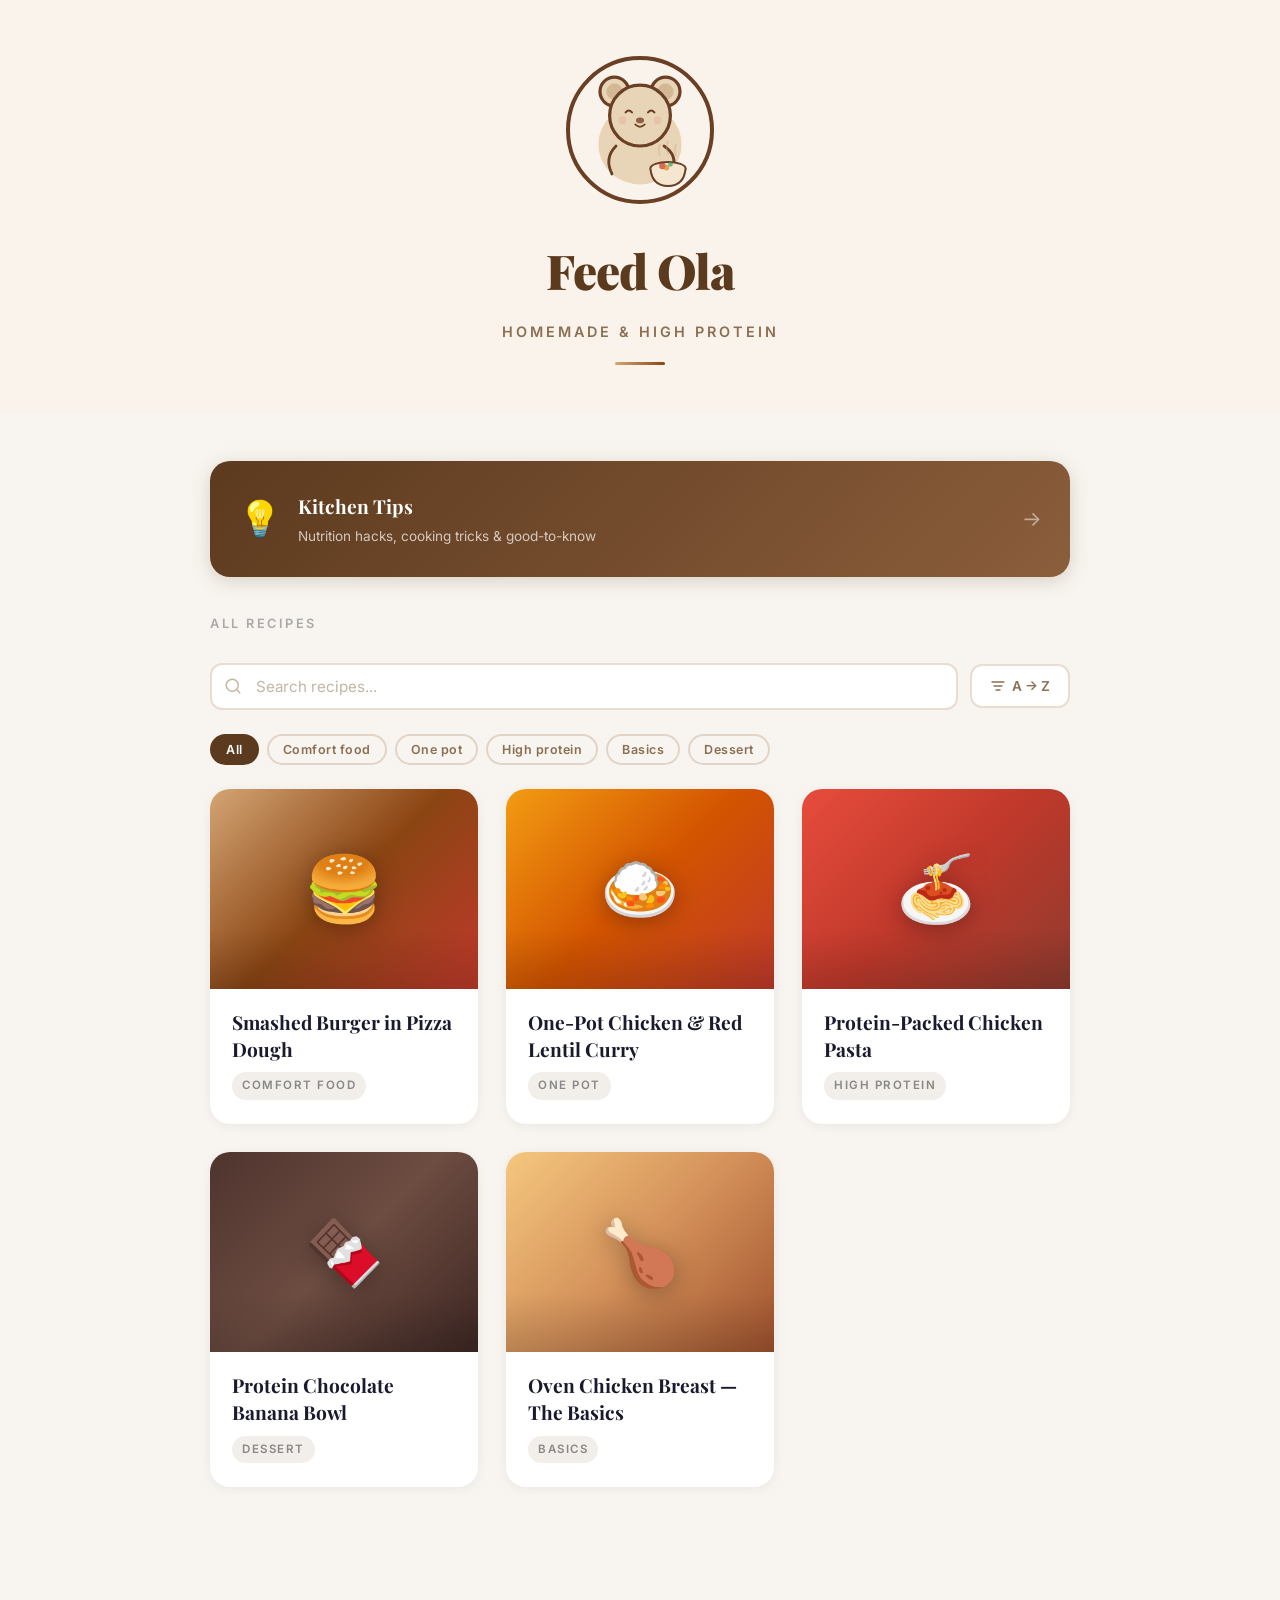
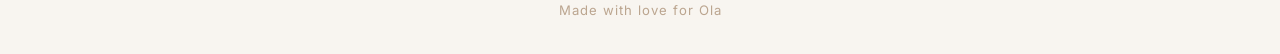
<file: index.html>
<!DOCTYPE html>
<html lang="en">
<head>
  <meta charset="UTF-8">
  <meta name="viewport" content="width=device-width, initial-scale=1.0">
  <title>Feed Ola</title>
  <link rel="stylesheet" href="site.css">
  <style>
    /* ===== HERO HEADER ===== */
    .hero-header {
      position: relative;
      text-align: center;
      padding: 50px 20px 48px;
      background: #faf3eb;
      overflow: hidden;
    }
    .hero-logo {
      width: 160px;
      height: 160px;
      margin: 0 auto 20px;
    }
    .hero-header h1 {
      position: relative;
      font-family: 'Playfair Display', Georgia, serif;
      font-size: 3rem;
      font-weight: 900;
      color: #5C3A1E;
      letter-spacing: -1px;
      margin-bottom: 8px;
    }
    .hero-header .tagline {
      position: relative;
      font-size: 0.9rem;
      font-weight: 600;
      color: #8B6F52;
      letter-spacing: 3px;
      text-transform: uppercase;
    }
    .hero-header .accent-line {
      display: block;
      width: 50px;
      height: 3px;
      background: linear-gradient(90deg, #d4a574, #8B4513);
      margin: 18px auto 0;
      border-radius: 2px;
    }

    /* ===== CONTENT ===== */
    .content {
      max-width: 900px;
      margin: 0 auto;
      padding: 48px 20px 80px;
    }

    .section-label {
      font-size: 0.8rem;
      font-weight: 600;
      letter-spacing: 2.5px;
      text-transform: uppercase;
      color: #aaa;
      margin-bottom: 28px;
    }

    /* ===== SEARCH & SORT BAR ===== */
    .controls {
      display: flex;
      gap: 12px;
      margin-bottom: 24px;
      align-items: center;
      flex-wrap: wrap;
    }
    .search-wrap {
      flex: 1;
      min-width: 200px;
      position: relative;
    }
    .search-bar {
      padding: 12px 16px 12px 44px;
      font-size: 0.95rem;
      border: 2px solid #e8ddd0;
      border-radius: 12px;
      transition: border-color 0.3s, box-shadow 0.3s;
    }
    .search-bar:focus {
      border-color: #8B6F52;
      box-shadow: 0 0 0 3px rgba(139,111,82,0.12);
    }
    .search-icon {
      left: 14px;
      width: 18px;
      height: 18px;
      pointer-events: none;
    }
    .sort-btn {
      display: flex;
      align-items: center;
      gap: 6px;
      padding: 12px 18px;
      font-size: 0.85rem;
      font-weight: 600;
      font-family: inherit;
      border: 2px solid #e8ddd0;
      border-radius: 12px;
      background: #fff;
      color: #8B6F52;
      cursor: pointer;
      transition: border-color 0.2s, background 0.2s;
      white-space: nowrap;
    }
    .sort-btn:hover {
      border-color: #8B6F52;
      background: #faf3eb;
    }
    .sort-btn svg {
      width: 16px;
      height: 16px;
    }

    /* ===== FILTER CHIPS (overrides) ===== */
    .filters {
      gap: 8px;
      margin-bottom: 24px;
    }
    .chip {
      padding: 6px 14px;
      font-size: 0.78rem;
    }

    .no-results {
      text-align: center;
      padding: 48px 20px;
      color: #bba58f;
      font-size: 1rem;
      display: none;
    }
    .no-results.visible { display: block; }

    /* ===== RECIPE CARDS ===== */
    .recipes-grid {
      display: grid;
      grid-template-columns: repeat(auto-fill, minmax(260px, 1fr));
      gap: 28px;
    }

    .recipe-card {
      position: relative;
      background: #fff;
      border-radius: 20px;
      overflow: hidden;
      box-shadow: 0 2px 12px rgba(0,0,0,0.06);
      transition: transform 0.35s cubic-bezier(.25,.8,.25,1), box-shadow 0.35s cubic-bezier(.25,.8,.25,1);
      text-decoration: none;
      color: inherit;
      display: block;
    }
    .recipe-card:hover {
      transform: translateY(-8px) scale(1.015);
      box-shadow: 0 20px 50px rgba(0,0,0,0.14);
    }

    .card-banner {
      position: relative;
      height: 200px;
      display: flex;
      align-items: center;
      justify-content: center;
      overflow: hidden;
    }
    .card-banner .emoji {
      font-size: 4rem;
      filter: drop-shadow(0 4px 12px rgba(0,0,0,0.3));
      transition: transform 0.35s cubic-bezier(.25,.8,.25,1);
      z-index: 1;
    }
    .recipe-card:hover .emoji {
      transform: scale(1.2) rotate(-5deg);
    }
    .card-banner::after {
      content: '';
      position: absolute;
      bottom: 0; left: 0; right: 0;
      height: 60px;
      background: linear-gradient(transparent, rgba(0,0,0,0.15));
    }

    .card-body {
      padding: 20px 22px 24px;
    }

    .card-body h2 {
      font-family: 'Playfair Display', Georgia, serif;
      font-size: 1.2rem;
      font-weight: 700;
      line-height: 1.4;
      color: #1a1a2e;
    }

    .card-tag {
      display: inline-block;
      margin-top: 10px;
      font-size: 0.72rem;
      font-weight: 600;
      letter-spacing: 1.5px;
      text-transform: uppercase;
      padding: 4px 10px;
      border-radius: 20px;
      background: #f2eeea;
      color: #888;
    }

    /* ===== RESPONSIVE ===== */
    @media (max-width: 500px) {
      .hero-header h1 { font-size: 2.2rem; }
      .hero-header { padding: 36px 16px 36px; }
      .hero-logo { width: 120px; height: 120px; }
      .recipes-grid { grid-template-columns: 1fr; }
    }
  </style>
</head>
<body>

  <header class="hero-header">
    <div class="hero-logo">
      <svg viewBox="0 0 200 200" xmlns="http://www.w3.org/2000/svg">
        <!-- Circle border -->
        <circle cx="100" cy="100" r="90" fill="none" stroke="#6B3F23" stroke-width="5"/>
        <!-- Bear body -->
        <ellipse cx="100" cy="118" rx="52" ry="50" fill="#E8D5B7"/>
        <!-- Left ear -->
        <circle cx="68" cy="52" r="18" fill="#E8D5B7" stroke="#6B3F23" stroke-width="4"/>
        <circle cx="68" cy="52" r="10" fill="#D4B896"/>
        <!-- Right ear -->
        <circle cx="132" cy="52" r="18" fill="#E8D5B7" stroke="#6B3F23" stroke-width="4"/>
        <circle cx="132" cy="52" r="10" fill="#D4B896"/>
        <!-- Head -->
        <circle cx="100" cy="82" r="38" fill="#E8D5B7" stroke="#6B3F23" stroke-width="4"/>
        <!-- Eyes (closed, happy) -->
        <path d="M 82 78 Q 86 73 90 78" fill="none" stroke="#6B3F23" stroke-width="2.5" stroke-linecap="round"/>
        <path d="M 110 78 Q 114 73 118 78" fill="none" stroke="#6B3F23" stroke-width="2.5" stroke-linecap="round"/>
        <!-- Nose -->
        <ellipse cx="100" cy="88" rx="5" ry="3.5" fill="#8B6243"/>
        <!-- Smile -->
        <path d="M 94 93 Q 100 99 106 93" fill="none" stroke="#6B3F23" stroke-width="2" stroke-linecap="round"/>
        <!-- Blush -->
        <circle cx="78" cy="88" r="5" fill="#E8B89D" opacity="0.6"/>
        <circle cx="122" cy="88" r="5" fill="#E8B89D" opacity="0.6"/>
        <!-- Left arm -->
        <path d="M 70 120 Q 55 135 65 155" fill="none" stroke="#6B3F23" stroke-width="3.5" stroke-linecap="round"/>
        <!-- Right arm holding bowl -->
        <path d="M 130 120 Q 148 132 140 150" fill="none" stroke="#6B3F23" stroke-width="3.5" stroke-linecap="round"/>
        <!-- Bowl -->
        <ellipse cx="135" cy="148" rx="22" ry="8" fill="#F5E6D0" stroke="#6B3F23" stroke-width="2.5"/>
        <path d="M 113 148 Q 115 170 135 170 Q 155 170 157 148" fill="#F5E6D0" stroke="#6B3F23" stroke-width="2.5"/>
        <!-- Food in bowl -->
        <circle cx="128" cy="145" r="4" fill="#C0392B" opacity="0.7"/>
        <circle cx="138" cy="143" r="3" fill="#27AE60" opacity="0.7"/>
        <circle cx="133" cy="147" r="3.5" fill="#E67E22" opacity="0.7"/>
        <!-- Steam -->
        <path d="M 125 132 Q 122 125 125 118" fill="none" stroke="#C4A882" stroke-width="1.5" stroke-linecap="round" opacity="0.5"/>
        <path d="M 135 130 Q 132 122 135 114" fill="none" stroke="#C4A882" stroke-width="1.5" stroke-linecap="round" opacity="0.5"/>
        <path d="M 145 132 Q 142 125 145 118" fill="none" stroke="#C4A882" stroke-width="1.5" stroke-linecap="round" opacity="0.5"/>
      </svg>
    </div>
    <h1>Feed Ola</h1>
    <div class="tagline">homemade &amp; high protein</div>
    <span class="accent-line"></span>
  </header>

  <main class="content">

    <!-- ===== TIPS LINK ===== -->
    <div style="margin-bottom:36px;">
      <a href="tips.html" style="display:flex;align-items:center;gap:16px;background:linear-gradient(135deg,#5C3A1E 0%,#8B5E3C 100%);border-radius:20px;padding:28px 28px;text-decoration:none;color:#fff;box-shadow:0 4px 20px rgba(92,58,30,0.2);transition:transform 0.3s,box-shadow 0.3s;position:relative;overflow:hidden;" onmouseover="this.style.transform='translateY(-3px)';this.style.boxShadow='0 8px 30px rgba(92,58,30,0.3)'" onmouseout="this.style.transform='';this.style.boxShadow='0 4px 20px rgba(92,58,30,0.2)'">
        <span style="font-size:2.2rem;">💡</span>
        <div>
          <div style="font-family:'Playfair Display',Georgia,serif;font-size:1.2rem;font-weight:700;">Kitchen Tips</div>
          <div style="font-size:0.85rem;opacity:0.7;margin-top:2px;">Nutrition hacks, cooking tricks &amp; good-to-know</div>
        </div>
        <span style="margin-left:auto;font-size:1.3rem;opacity:0.5;">→</span>
      </a>
    </div>

    <div class="section-label">All Recipes</div>

    <!-- ===== SEARCH & SORT ===== -->
    <div class="controls">
      <div class="search-wrap">
        <svg class="search-icon" viewBox="0 0 24 24" fill="none" stroke="currentColor" stroke-width="2" stroke-linecap="round"><circle cx="11" cy="11" r="8"/><path d="M21 21l-4.35-4.35"/></svg>
        <input class="search-bar" type="text" id="searchInput" placeholder="Search recipes...">
      </div>
      <button class="sort-btn" id="sortBtn">
        <svg viewBox="0 0 24 24" fill="none" stroke="currentColor" stroke-width="2" stroke-linecap="round"><path d="M3 6h18M6 12h12M9 18h6"/></svg>
        <span id="sortLabel">A → Z</span>
      </button>
    </div>

    <!-- ===== FILTER CHIPS ===== -->
    <div class="filters" id="filters">
      <button class="chip active" data-cat="all">All</button>
      <button class="chip" data-cat="comfort-food">Comfort food</button>
      <button class="chip" data-cat="one-pot">One pot</button>
      <button class="chip" data-cat="high-protein">High protein</button>
      <button class="chip" data-cat="basics">Basics</button>
      <button class="chip" data-cat="dessert">Dessert</button>
    </div>

    <div class="recipes-grid" id="recipesGrid"></div>
    <div class="no-results" id="noResults">No recipes found</div>

  </main>

  <div class="footer">Made with love for Ola</div>

<script>
const RECIPES = [
  {
    title: "Smashed Burger in Pizza Dough",
    href: "burger-pizza-dough-recipe.html",
    emoji: "🍔",
    gradient: "linear-gradient(135deg, #d4a574 0%, #8B4513 50%, #c0392b 100%)",
    tag: "comfort-food",
    tagLabel: "Comfort food"
  },
  {
    title: "One-Pot Chicken & Red Lentil Curry",
    href: "chicken-lentil-curry-recipe.html",
    emoji: "🍛",
    gradient: "linear-gradient(135deg, #f39c12 0%, #d35400 50%, #c0392b 100%)",
    tag: "one-pot",
    tagLabel: "One pot"
  },
  {
    title: "Protein-Packed Chicken Pasta",
    href: "chicken-pasta-recipe.html",
    emoji: "🍝",
    gradient: "linear-gradient(135deg, #e74c3c 0%, #c0392b 50%, #8e3b2e 100%)",
    tag: "high-protein",
    tagLabel: "High protein"
  },
  {
    title: "Protein Chocolate Banana Bowl",
    href: "protein-chocolate-banana-bowl-recipe.html",
    emoji: "🍫",
    gradient: "linear-gradient(135deg, #4E342E, #6D4C41, #3E2723)",
    tag: "dessert",
    tagLabel: "Dessert"
  },
  {
    title: "Oven Chicken Breast — The Basics",
    href: "oven-chicken-breast-recipe.html",
    emoji: "🍗",
    gradient: "linear-gradient(135deg, #f5c77e 0%, #d4915a 50%, #a0522d 100%)",
    tag: "basics",
    tagLabel: "Basics"
  }
];

const SORT_MODES = [
  { label: "A → Z",  fn: (a, b) => a.title.localeCompare(b.title) },
  { label: "Z → A",  fn: (a, b) => b.title.localeCompare(a.title) },
  { label: "Default", fn: null }
];

let sortIndex = 2; // start at Default
let activeCategory = 'all';

const grid = document.getElementById('recipesGrid');
const searchInput = document.getElementById('searchInput');
const sortBtn = document.getElementById('sortBtn');
const sortLabel = document.getElementById('sortLabel');
const filtersEl = document.getElementById('filters');
const noResults = document.getElementById('noResults');

function render() {
  const query = searchInput.value.toLowerCase().trim();
  let filtered = RECIPES.filter(r => {
    const matchesCat = activeCategory === 'all' || r.tag === activeCategory;
    const matchesSearch = !query ||
      r.title.toLowerCase().includes(query) ||
      r.tagLabel.toLowerCase().includes(query);
    return matchesCat && matchesSearch;
  });

  const mode = SORT_MODES[sortIndex];
  if (mode.fn) filtered.sort(mode.fn);

  grid.innerHTML = '';
  filtered.forEach(r => {
    const safeTitle = r.title.replace(/&/g, '&amp;');
    grid.insertAdjacentHTML('beforeend', `
      <a class="recipe-card" href="${r.href}">
        <div class="card-banner" style="background: ${r.gradient};">
          <span class="emoji">${r.emoji}</span>
        </div>
        <div class="card-body">
          <h2>${safeTitle}</h2>
          <span class="card-tag">${r.tagLabel}</span>
        </div>
      </a>
    `);
  });

  noResults.classList.toggle('visible', filtered.length === 0);
}

// Search
searchInput.addEventListener('input', render);

// Sort
sortBtn.addEventListener('click', () => {
  sortIndex = (sortIndex + 1) % SORT_MODES.length;
  sortLabel.textContent = SORT_MODES[sortIndex].label;
  render();
});

// Filter chips
filtersEl.addEventListener('click', (e) => {
  if (!e.target.classList.contains('chip')) return;
  filtersEl.querySelectorAll('.chip').forEach(c => c.classList.remove('active'));
  e.target.classList.add('active');
  activeCategory = e.target.dataset.cat;
  render();
});

// Keyboard shortcut
document.addEventListener('keydown', (e) => {
  if (e.key === '/' && document.activeElement !== searchInput) {
    e.preventDefault();
    searchInput.focus();
  }
  if (e.key === 'Escape') {
    searchInput.value = '';
    searchInput.blur();
    render();
  }
});

render();
</script>

</body>
</html>
</file>
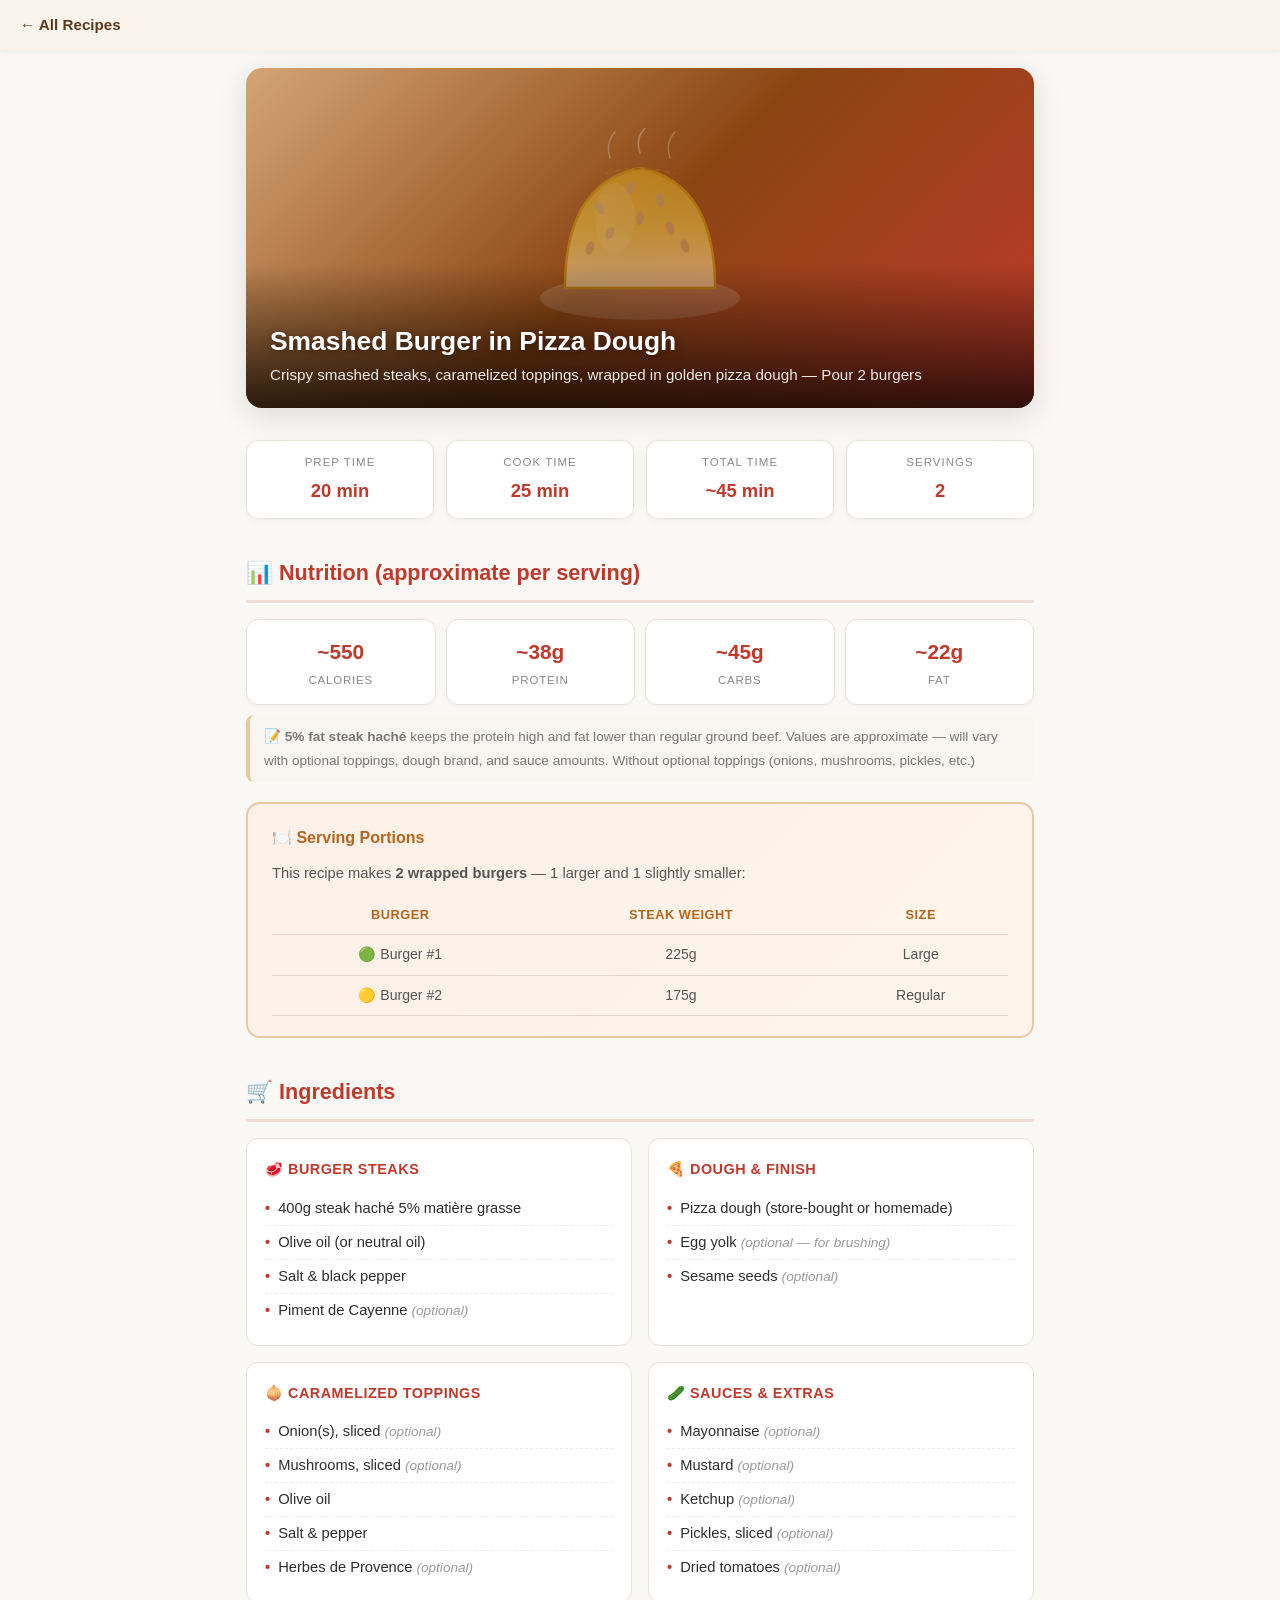
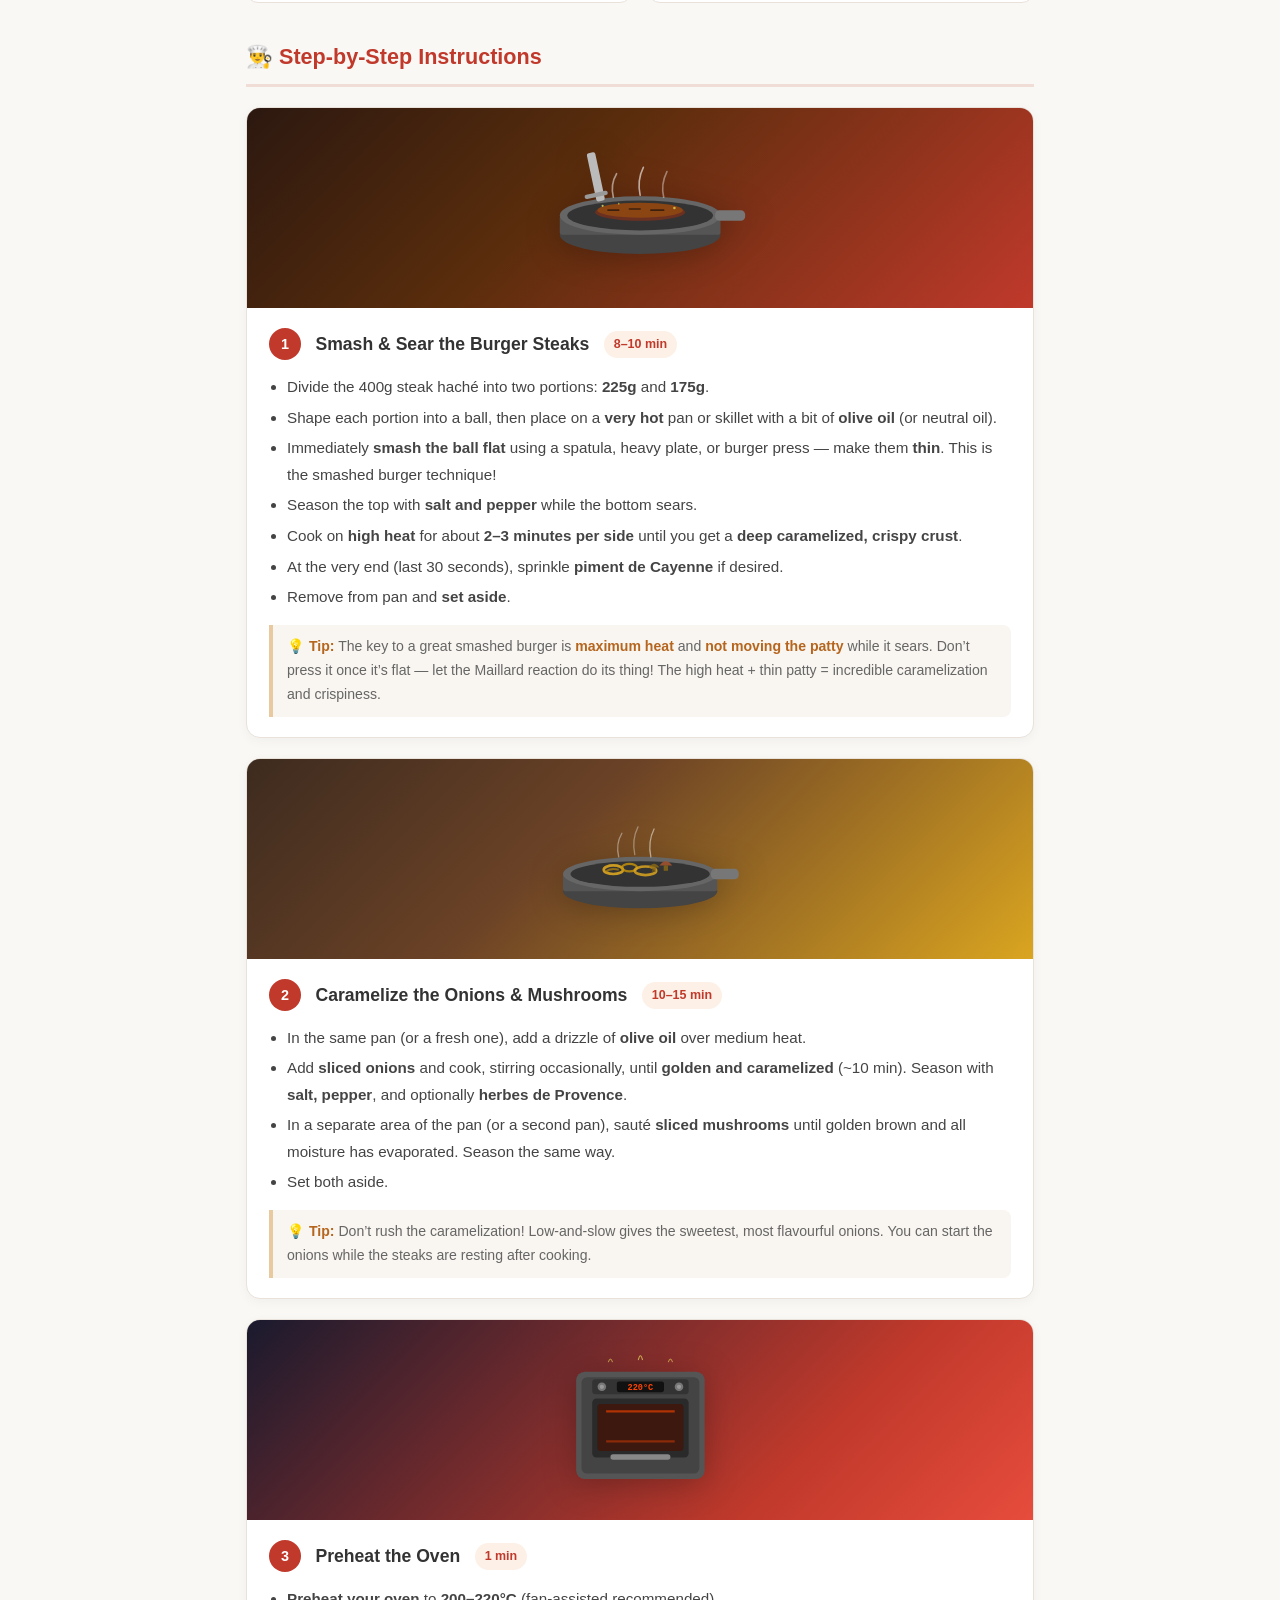
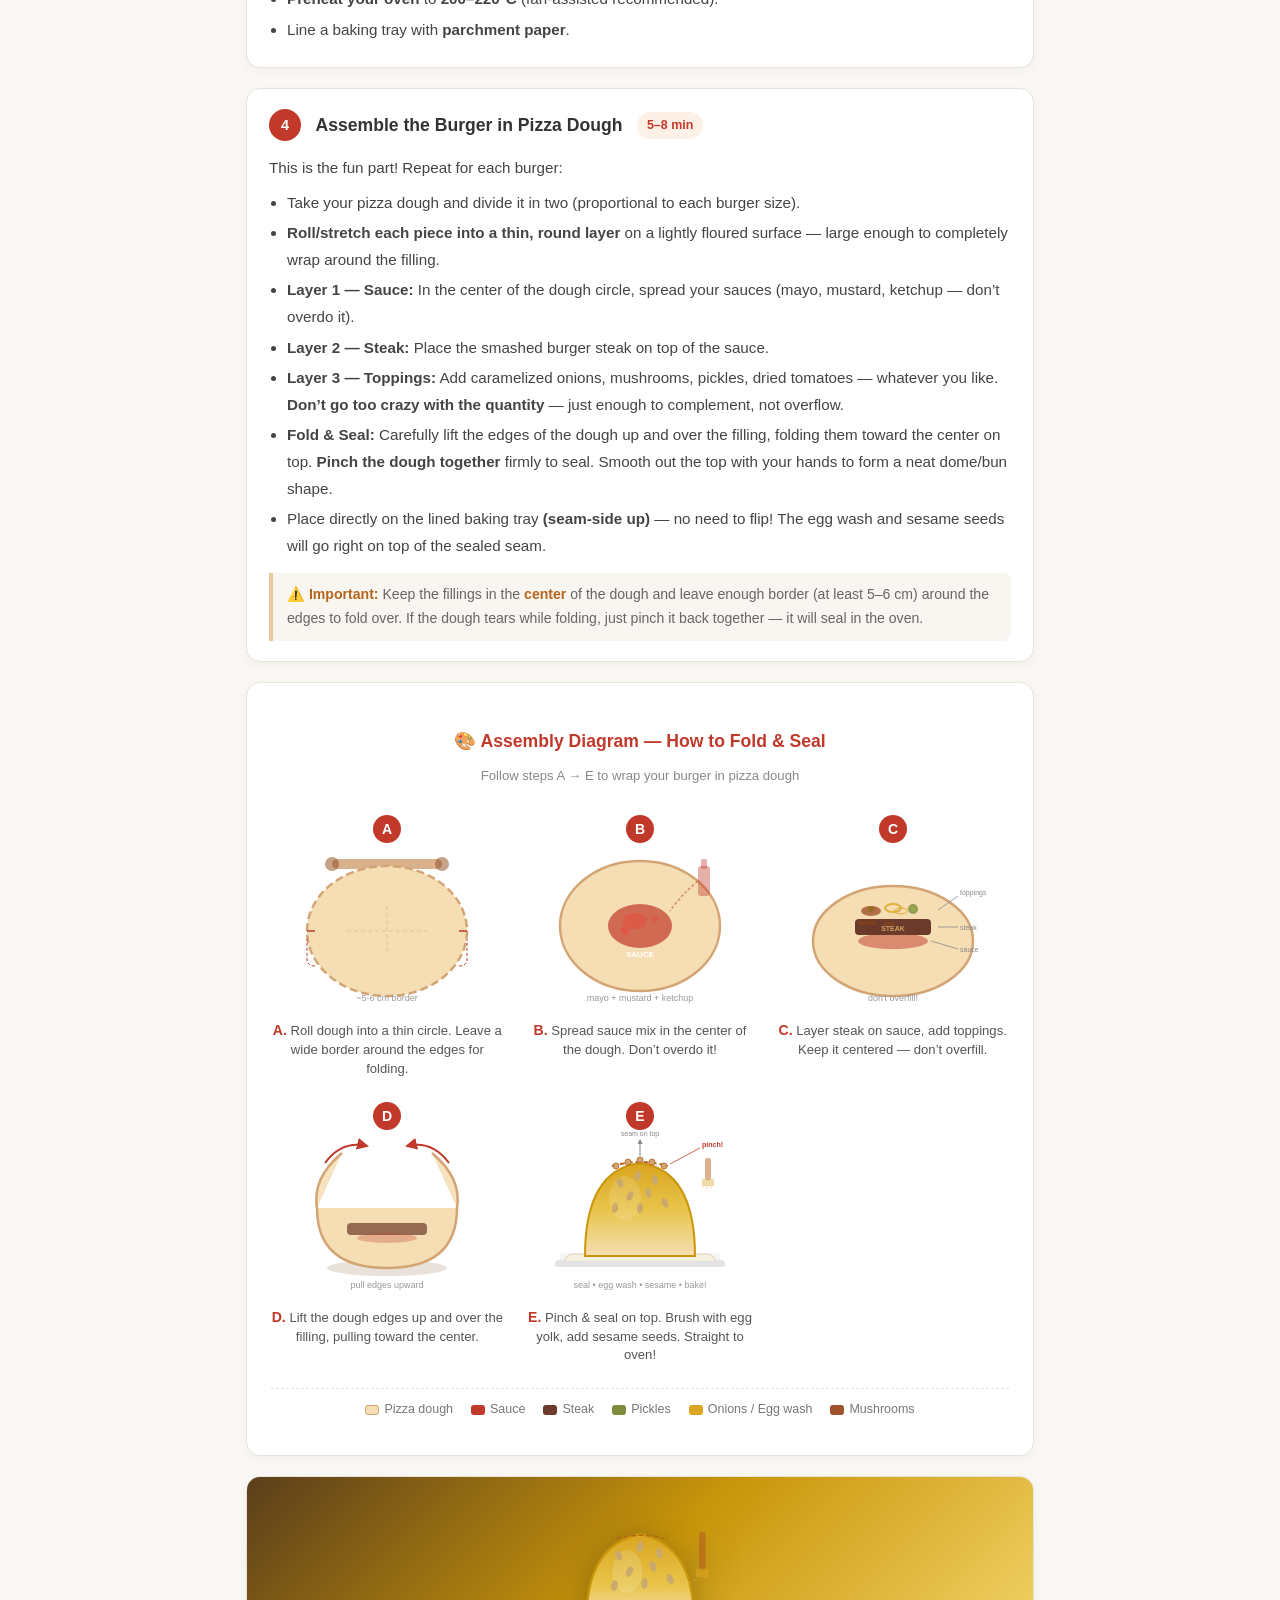
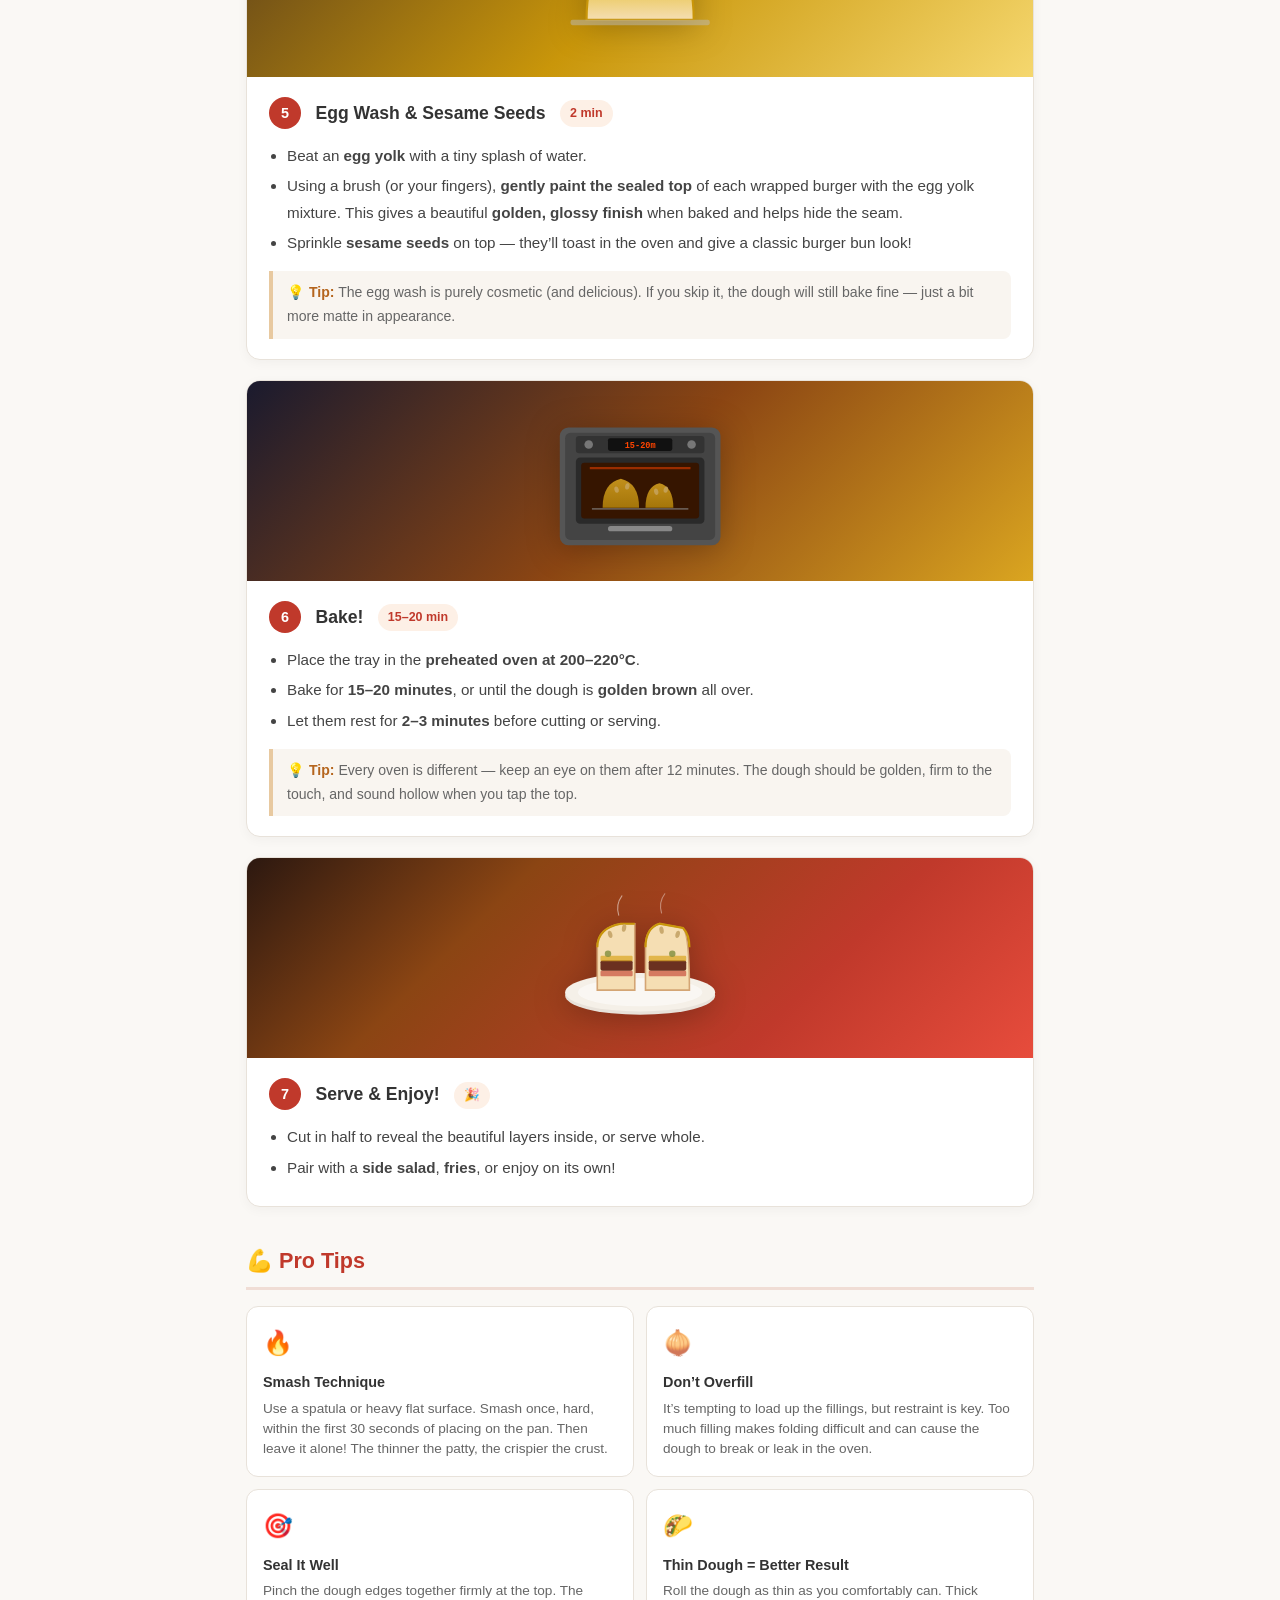
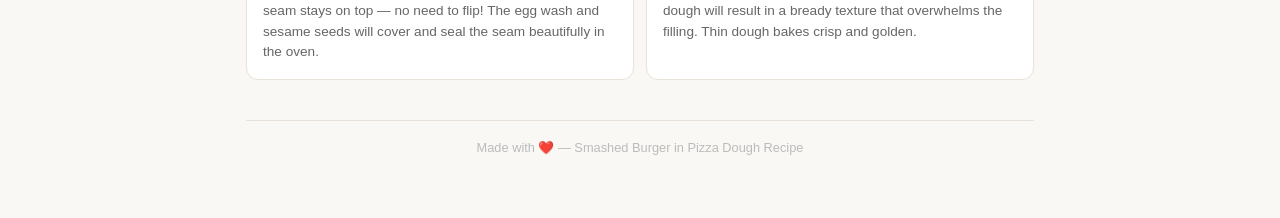
<file: burger-pizza-dough-recipe.html>
<!DOCTYPE html>
<html lang="en">
<head>
  <meta charset="UTF-8">
  <meta name="viewport" content="width=device-width, initial-scale=1.0">
  <title>Smashed Burger in Pizza Dough &mdash; Pour 2</title>
  <link rel="stylesheet" href="recipe.css">
  <style>
    :root { --accent: #c0392b; }
    .hero { background: linear-gradient(135deg, #d4a574 0%, #8B4513 50%, #c0392b 100%); }

    /* ===== DIAGRAM (page-specific) ===== */
    .diagram-container {
      background: #fff;
      border-radius: 14px;
      margin: 20px 0;
      padding: 24px;
      border: 1px solid #e8e2da;
      box-shadow: 0 3px 12px rgba(0,0,0,0.04);
    }
    .diagram-container h3 { text-align: center; color: var(--accent); margin-bottom: 8px; font-size: 1.1rem; }
    .diagram-subtitle { text-align: center; color: #888; font-size: 0.82rem; margin-bottom: 24px; }
    .diagram-grid { display: grid; grid-template-columns: 1fr 1fr 1fr; gap: 20px; }
    .diagram-cell { text-align: center; }
    .diagram-cell svg { width: 100%; max-width: 220px; height: auto; display: block; margin: 0 auto; }
    .diagram-label { margin-top: 10px; font-size: 0.82rem; color: #555; line-height: 1.4; }
    .diagram-label strong { color: var(--accent); font-size: 0.88rem; }
    .diagram-arrow { display: flex; align-items: center; justify-content: center; grid-column: 1 / -1; }
    .diagram-arrow svg { width: 100%; max-width: 600px; height: 24px; }
    .diagram-legend { grid-column: 1 / -1; display: flex; justify-content: center; gap: 18px; flex-wrap: wrap; margin-top: 4px; padding: 10px 0; border-top: 1px dashed #e8e2da; font-size: 0.78rem; color: #777; }
    .diagram-legend span { display: inline-flex; align-items: center; gap: 5px; }
    .legend-swatch { display: inline-block; width: 14px; height: 10px; border-radius: 3px; }

    @media (max-width: 768px) { .diagram-grid { grid-template-columns: 1fr 1fr; } }
    @media (max-width: 480px) { .diagram-container { padding: 10px; margin: 14px -10px; border-radius: 0; } .diagram-grid { grid-template-columns: 1fr 1fr; gap: 10px; } .diagram-label { font-size: 0.75rem; } }
  </style>
</head>
<body>

  <a class="back-home" href="index.html">All Recipes</a>

  <!-- ===== HERO ===== -->
  <div class="hero">
    <div class="hero-illustration">
      <svg viewBox="0 0 280 200" xmlns="http://www.w3.org/2000/svg">
        <!-- Plate -->
        <ellipse cx="140" cy="170" rx="100" ry="22" fill="#e8e2da" opacity="0.3"/>
        <!-- Whole burger dome -->
        <defs>
          <linearGradient id="heroGold" x1="0" y1="0" x2="0" y2="1">
            <stop offset="0%" stop-color="#daa520"/>
            <stop offset="50%" stop-color="#e8c44a"/>
            <stop offset="100%" stop-color="#f5deb3"/>
          </linearGradient>
        </defs>
        <path d="M 65 160 Q 65 55 140 40 Q 215 55 215 160 Z" fill="url(#heroGold)" stroke="#c9960a" stroke-width="2.5"/>
        <!-- Sesame seeds -->
        <ellipse cx="100" cy="80" rx="4" ry="7" fill="#c9a96e" transform="rotate(-20 100 80)"/>
        <ellipse cx="130" cy="60" rx="4" ry="7" fill="#c9a96e" transform="rotate(15 130 60)"/>
        <ellipse cx="160" cy="72" rx="4" ry="7" fill="#c9a96e" transform="rotate(-10 160 72)"/>
        <ellipse cx="110" cy="105" rx="4" ry="7" fill="#c9a96e" transform="rotate(25 110 105)"/>
        <ellipse cx="170" cy="100" rx="4" ry="7" fill="#c9a96e" transform="rotate(-15 170 100)"/>
        <ellipse cx="140" cy="90" rx="4" ry="7" fill="#c9a96e" transform="rotate(5 140 90)"/>
        <ellipse cx="90" cy="120" rx="4" ry="7" fill="#c9a96e" transform="rotate(18 90 120)"/>
        <ellipse cx="185" cy="118" rx="4" ry="7" fill="#c9a96e" transform="rotate(-22 185 118)"/>
        <!-- Shine -->
        <ellipse cx="115" cy="90" rx="20" ry="35" fill="#fff" opacity="0.12"/>
        <!-- Seam on top -->
        <path d="M 105 46 Q 140 35 175 46" stroke="#b5651d" stroke-width="2" fill="none" stroke-dasharray="6 4"/>
        <!-- Steam -->
        <path d="M 110 30 Q 105 15 115 4" stroke="#fff" stroke-width="1.5" fill="none" opacity="0.4" stroke-linecap="round"/>
        <path d="M 140 25 Q 135 10 145 0" stroke="#fff" stroke-width="1.5" fill="none" opacity="0.5" stroke-linecap="round"/>
        <path d="M 170 30 Q 165 15 175 4" stroke="#fff" stroke-width="1.5" fill="none" opacity="0.4" stroke-linecap="round"/>
      </svg>
    </div>
    <div class="hero-overlay">
      <h1>Smashed Burger in Pizza Dough</h1>
      <div class="subtitle">Crispy smashed steaks, caramelized toppings, wrapped in golden pizza dough &mdash; Pour 2 burgers</div>
    </div>
  </div>

  <!-- ===== META BADGES ===== -->
  <div class="meta-row">
    <div class="badge">
      <div class="label">Prep Time</div>
      <div class="value">20 min</div>
    </div>
    <div class="badge">
      <div class="label">Cook Time</div>
      <div class="value">25 min</div>
    </div>
    <div class="badge">
      <div class="label">Total Time</div>
      <div class="value">~45 min</div>
    </div>
    <div class="badge">
      <div class="label">Servings</div>
      <div class="value">2</div>
    </div>
  </div>

  <!-- ===== NUTRITION ===== -->
  <h2>&#x1F4CA; Nutrition (approximate per serving)</h2>
  <div class="nutrition-grid">
    <div class="nutri-card">
      <div class="nutri-val">~550</div>
      <div class="nutri-label">Calories</div>
    </div>
    <div class="nutri-card">
      <div class="nutri-val">~38g</div>
      <div class="nutri-label">Protein</div>
    </div>
    <div class="nutri-card">
      <div class="nutri-val">~45g</div>
      <div class="nutri-label">Carbs</div>
    </div>
    <div class="nutri-card">
      <div class="nutri-val">~22g</div>
      <div class="nutri-label">Fat</div>
    </div>
  </div>
  <div class="nutri-note">
    &#x1F4DD; <strong>5% fat steak hach&eacute;</strong> keeps the protein high and fat lower than regular ground beef.
    Values are approximate &mdash; will vary with optional toppings, dough brand, and sauce amounts.
    Without optional toppings (onions, mushrooms, pickles, etc.)
  </div>

  <!-- ===== PORTIONING ===== -->
  <div class="portion-box">
    <h3>&#x1F37D;&#xFE0F; Serving Portions</h3>
    <p>This recipe makes <strong>2 wrapped burgers</strong> &mdash; 1 larger and 1 slightly smaller:</p>
    <table class="portion-table">
      <thead>
        <tr>
          <th>Burger</th>
          <th>Steak weight</th>
          <th>Size</th>
        </tr>
      </thead>
      <tbody>
        <tr>
          <td>&#x1F7E2; Burger #1</td>
          <td>225g</td>
          <td>Large</td>
        </tr>
        <tr>
          <td>&#x1F7E1; Burger #2</td>
          <td>175g</td>
          <td>Regular</td>
        </tr>
      </tbody>
    </table>
  </div>

  <!-- ===== INGREDIENTS ===== -->
  <h2>&#x1F6D2; Ingredients</h2>
  <div class="ingredients-section">
    <div class="ingredient-group">
      <h3>&#x1F969; Burger Steaks</h3>
      <ul>
        <li>400g steak hach&eacute; 5% mati&egrave;re grasse</li>
        <li>Olive oil (or neutral oil)</li>
        <li>Salt &amp; black pepper</li>
        <li>Piment de Cayenne <span class="optional">(optional)</span></li>
      </ul>
    </div>
    <div class="ingredient-group">
      <h3>&#x1F355; Dough &amp; Finish</h3>
      <ul>
        <li>Pizza dough (store-bought or homemade)</li>
        <li>Egg yolk <span class="optional">(optional &mdash; for brushing)</span></li>
        <li>Sesame seeds <span class="optional">(optional)</span></li>
      </ul>
    </div>
    <div class="ingredient-group">
      <h3>&#x1F9C5; Caramelized Toppings</h3>
      <ul>
        <li>Onion(s), sliced <span class="optional">(optional)</span></li>
        <li>Mushrooms, sliced <span class="optional">(optional)</span></li>
        <li>Olive oil</li>
        <li>Salt &amp; pepper</li>
        <li>Herbes de Provence <span class="optional">(optional)</span></li>
      </ul>
    </div>
    <div class="ingredient-group">
      <h3>&#x1F952; Sauces &amp; Extras</h3>
      <ul>
        <li>Mayonnaise <span class="optional">(optional)</span></li>
        <li>Mustard <span class="optional">(optional)</span></li>
        <li>Ketchup <span class="optional">(optional)</span></li>
        <li>Pickles, sliced <span class="optional">(optional)</span></li>
        <li>Dried tomatoes <span class="optional">(optional)</span></li>
      </ul>
    </div>
  </div>

  <!-- ===== INSTRUCTIONS ===== -->
  <h2>&#x1F468;&#x200D;&#x1F373; Step-by-Step Instructions</h2>

  <!-- STEP 1 -->
  <div class="step">
    <div class="step-img" style="background: linear-gradient(135deg, #2c1810 0%, #5a2d0c 40%, #c0392b 100%);">
      <svg viewBox="0 0 200 140" xmlns="http://www.w3.org/2000/svg">
        <!-- Pan -->
        <ellipse cx="100" cy="95" rx="75" ry="18" fill="#444"/>
        <rect x="25" y="77" width="150" height="18" rx="2" fill="#555"/>
        <ellipse cx="100" cy="77" rx="75" ry="18" fill="#666"/>
        <ellipse cx="100" cy="77" rx="68" ry="14" fill="#333"/>
        <!-- Pan handle -->
        <rect x="170" y="72" width="28" height="10" rx="4" fill="#777"/>
        <!-- Smashed patty -->
        <ellipse cx="100" cy="74" rx="42" ry="8" fill="#6b3020"/>
        <ellipse cx="100" cy="72" rx="40" ry="7" fill="#8B4513"/>
        <!-- Sear marks -->
        <line x1="70" y1="72" x2="80" y2="72" stroke="#3d1f0d" stroke-width="1.5" stroke-linecap="round"/>
        <line x1="90" y1="71" x2="100" y2="71" stroke="#3d1f0d" stroke-width="1.5" stroke-linecap="round"/>
        <line x1="110" y1="72" x2="122" y2="72" stroke="#3d1f0d" stroke-width="1.5" stroke-linecap="round"/>
        <!-- Steam wisps -->
        <path d="M 75 60 Q 72 48 78 38" stroke="#fff" stroke-width="1.5" fill="none" opacity="0.5" stroke-linecap="round"/>
        <path d="M 100 58 Q 97 44 103 32" stroke="#fff" stroke-width="1.5" fill="none" opacity="0.6" stroke-linecap="round"/>
        <path d="M 122 60 Q 119 48 125 36" stroke="#fff" stroke-width="1.5" fill="none" opacity="0.4" stroke-linecap="round"/>
        <!-- Spatula pressing -->
        <rect x="54" y="18" width="8" height="46" rx="2" fill="#bbb" transform="rotate(-12 58 38)"/>
        <rect x="48" y="56" width="22" height="4" rx="2" fill="#999" transform="rotate(-12 58 58)"/>
        <!-- Small sizzle dots -->
        <circle cx="65" cy="68" r="1" fill="#ff6" opacity="0.7"/>
        <circle cx="132" cy="70" r="1.2" fill="#ff6" opacity="0.6"/>
        <circle cx="80" cy="66" r="0.8" fill="#ff6" opacity="0.5"/>
      </svg>
    </div>
    <div class="step-body">
      <span class="step-number">1</span>
      <span class="step-title">Smash &amp; Sear the Burger Steaks</span>
      <span class="step-time">8&ndash;10 min</span>
      <div class="step-text">
        <ul>
          <li>Divide the 400g steak hach&eacute; into two portions: <strong>225g</strong> and <strong>175g</strong>.</li>
          <li>Shape each portion into a ball, then place on a <strong>very hot</strong> pan or skillet with a bit of <strong>olive oil</strong> (or neutral oil).</li>
          <li>Immediately <strong>smash the ball flat</strong> using a spatula, heavy plate, or burger press &mdash; make them <strong>thin</strong>. This is the smashed burger technique!</li>
          <li>Season the top with <strong>salt and pepper</strong> while the bottom sears.</li>
          <li>Cook on <strong>high heat</strong> for about <strong>2&ndash;3 minutes per side</strong> until you get a <strong>deep caramelized, crispy crust</strong>.</li>
          <li>At the very end (last 30 seconds), sprinkle <strong>piment de Cayenne</strong> if desired.</li>
          <li>Remove from pan and <strong>set aside</strong>.</li>
        </ul>
      </div>
      <div class="step-tip">
        <strong>&#x1F4A1; Tip:</strong> The key to a great smashed burger is <strong>maximum heat</strong> and <strong>not moving the patty</strong> while it sears.
        Don&rsquo;t press it once it&rsquo;s flat &mdash; let the Maillard reaction do its thing! The high heat + thin patty = incredible caramelization and crispiness.
      </div>
    </div>
  </div>

  <!-- STEP 2 -->
  <div class="step">
    <div class="step-img" style="background: linear-gradient(135deg, #3d2b1f 0%, #6b4226 40%, #daa520 100%);">
      <svg viewBox="0 0 200 140" xmlns="http://www.w3.org/2000/svg">
        <!-- Pan -->
        <ellipse cx="100" cy="100" rx="72" ry="16" fill="#444"/>
        <rect x="28" y="84" width="144" height="16" rx="2" fill="#555"/>
        <ellipse cx="100" cy="84" rx="72" ry="16" fill="#666"/>
        <ellipse cx="100" cy="84" rx="65" ry="12" fill="#333"/>
        <!-- Handle -->
        <rect x="166" y="79" width="26" height="10" rx="4" fill="#777"/>
        <!-- Onion rings -->
        <ellipse cx="75" cy="80" rx="9" ry="4" fill="none" stroke="#daa520" stroke-width="2.5" opacity="0.9"/>
        <ellipse cx="90" cy="78" rx="7" ry="3.5" fill="none" stroke="#c9960a" stroke-width="2" opacity="0.8"/>
        <ellipse cx="105" cy="81" rx="10" ry="4" fill="none" stroke="#daa520" stroke-width="2.5" opacity="0.85"/>
        <path d="M 68 82 Q 72 78 80 80" stroke="#b8860b" stroke-width="2" fill="none" opacity="0.7"/>
        <!-- Mushroom slices -->
        <path d="M 118 76 Q 124 68 130 76" fill="#a0522d" opacity="0.9"/>
        <rect x="122" y="76" width="4" height="5" fill="#8B6914" opacity="0.8"/>
        <path d="M 108 78 Q 113 71 118 78" fill="#8B6914" opacity="0.8"/>
        <rect x="111" y="78" width="3.5" height="4" fill="#7a5a14" opacity="0.7"/>
        <!-- Steam -->
        <path d="M 80 68 Q 77 56 83 46" stroke="#fff" stroke-width="1.2" fill="none" opacity="0.4" stroke-linecap="round"/>
        <path d="M 110 68 Q 107 54 113 42" stroke="#fff" stroke-width="1.2" fill="none" opacity="0.5" stroke-linecap="round"/>
        <path d="M 95 66 Q 92 52 98 40" stroke="#fff" stroke-width="1.2" fill="none" opacity="0.35" stroke-linecap="round"/>
      </svg>
    </div>
    <div class="step-body">
      <span class="step-number">2</span>
      <span class="step-title">Caramelize the Onions &amp; Mushrooms</span>
      <span class="step-time">10&ndash;15 min</span>
      <div class="step-text">
        <ul>
          <li>In the same pan (or a fresh one), add a drizzle of <strong>olive oil</strong> over medium heat.</li>
          <li>Add <strong>sliced onions</strong> and cook, stirring occasionally, until <strong>golden and caramelized</strong> (~10 min). Season with <strong>salt, pepper</strong>, and optionally <strong>herbes de Provence</strong>.</li>
          <li>In a separate area of the pan (or a second pan), saut&eacute; <strong>sliced mushrooms</strong> until golden brown and all moisture has evaporated. Season the same way.</li>
          <li>Set both aside.</li>
        </ul>
      </div>
      <div class="step-tip">
        <strong>&#x1F4A1; Tip:</strong> Don&rsquo;t rush the caramelization! Low-and-slow gives the sweetest, most flavourful onions. 
        You can start the onions while the steaks are resting after cooking.
      </div>
    </div>
  </div>

  <!-- STEP 3 -->
  <div class="step">
    <div class="step-img" style="background: linear-gradient(135deg, #1a1a2e 0%, #c0392b 70%, #e74c3c 100%);">
      <svg viewBox="0 0 180 140" xmlns="http://www.w3.org/2000/svg">
        <!-- Oven body -->
        <rect x="30" y="25" width="120" height="100" rx="8" fill="#555"/>
        <rect x="35" y="30" width="110" height="90" rx="5" fill="#444"/>
        <!-- Oven door (glass window) -->
        <rect x="45" y="50" width="90" height="55" rx="4" fill="#2a2a2a"/>
        <rect x="50" y="55" width="80" height="44" rx="3" fill="#1a1010"/>
        <!-- Internal glow -->
        <rect x="50" y="55" width="80" height="44" rx="3" fill="#ff4500" opacity="0.15"/>
        <!-- Heating element glow -->
        <line x1="58" y1="62" x2="122" y2="62" stroke="#ff4500" stroke-width="2" opacity="0.6"/>
        <line x1="58" y1="90" x2="122" y2="90" stroke="#ff4500" stroke-width="2" opacity="0.4"/>
        <!-- Oven handle -->
        <rect x="62" y="102" width="56" height="5" rx="2.5" fill="#888"/>
        <!-- Control panel -->
        <rect x="45" y="32" width="90" height="14" rx="3" fill="#333"/>
        <!-- Temperature display -->
        <rect x="68" y="34" width="44" height="10" rx="2" fill="#111"/>
        <text x="90" y="42" text-anchor="middle" fill="#ff4500" font-size="8" font-weight="800" font-family="monospace">220°C</text>
        <!-- Knobs -->
        <circle cx="54" cy="39" r="4" fill="#777"/>
        <circle cx="54" cy="39" r="2" fill="#999"/>
        <circle cx="126" cy="39" r="4" fill="#777"/>
        <circle cx="126" cy="39" r="2" fill="#999"/>
        <!-- Heat radiation lines -->
        <path d="M 60 16 Q 62 10 64 16" stroke="#ff6" stroke-width="1" fill="none" opacity="0.5"/>
        <path d="M 88 14 Q 90 6 92 14" stroke="#ff6" stroke-width="1" fill="none" opacity="0.6"/>
        <path d="M 116 16 Q 118 10 120 16" stroke="#ff6" stroke-width="1" fill="none" opacity="0.5"/>
      </svg>
    </div>
    <div class="step-body">
      <span class="step-number">3</span>
      <span class="step-title">Preheat the Oven</span>
      <span class="step-time">1 min</span>
      <div class="step-text">
        <ul>
          <li><strong>Preheat your oven</strong> to <strong>200&ndash;220&deg;C</strong> (fan-assisted recommended).</li>
          <li>Line a baking tray with <strong>parchment paper</strong>.</li>
        </ul>
      </div>
    </div>
  </div>

  <!-- STEP 4 — ASSEMBLY + DIAGRAM -->
  <div class="step">
    <div class="step-body">
      <span class="step-number">4</span>
      <span class="step-title">Assemble the Burger in Pizza Dough</span>
      <span class="step-time">5&ndash;8 min</span>
      <div class="step-text">
        <p>This is the fun part! Repeat for each burger:</p>
        <ul>
          <li>Take your pizza dough and divide it in two (proportional to each burger size).</li>
          <li><strong>Roll/stretch each piece into a thin, round layer</strong> on a lightly floured surface &mdash; large enough to completely wrap around the filling.</li>
          <li><strong>Layer 1 &mdash; Sauce:</strong> In the center of the dough circle, spread your sauces (mayo, mustard, ketchup &mdash; don&rsquo;t overdo it).</li>
          <li><strong>Layer 2 &mdash; Steak:</strong> Place the smashed burger steak on top of the sauce.</li>
          <li><strong>Layer 3 &mdash; Toppings:</strong> Add caramelized onions, mushrooms, pickles, dried tomatoes &mdash; whatever you like. <strong>Don&rsquo;t go too crazy with the quantity</strong> &mdash; just enough to complement, not overflow.</li>
          <li><strong>Fold &amp; Seal:</strong> Carefully lift the edges of the dough up and over the filling, folding them toward the center on top. <strong>Pinch the dough together</strong> firmly to seal. Smooth out the top with your hands to form a neat dome/bun shape.</li>
          <li>Place directly on the lined baking tray <strong>(seam-side up)</strong> &mdash; no need to flip! The egg wash and sesame seeds will go right on top of the sealed seam.</li>
        </ul>
      </div>
      <div class="step-tip">
        <strong>&#x26A0;&#xFE0F; Important:</strong> Keep the fillings in the <strong>center</strong> of the dough and leave enough border (at least 5&ndash;6 cm) around the edges to fold over. If the dough tears while folding, just pinch it back together &mdash; it will seal in the oven.
      </div>
    </div>
  </div>

  <!-- ===== VISUAL DIAGRAM ===== -->
  <div class="diagram-container">
    <h3>&#x1F3A8; Assembly Diagram &mdash; How to Fold &amp; Seal</h3>
    <div class="diagram-subtitle">Follow steps A &rarr; E to wrap your burger in pizza dough</div>

    <div class="diagram-grid">

      <!-- A: Roll out dough -->
      <div class="diagram-cell">
        <svg viewBox="0 0 220 200" xmlns="http://www.w3.org/2000/svg">
          <!-- Step label -->
          <circle cx="110" cy="18" r="14" fill="#c0392b"/>
          <text x="110" y="23" text-anchor="middle" fill="#fff" font-size="14" font-weight="800">A</text>
          <!-- Rolling pin -->
          <rect x="55" y="48" width="110" height="10" rx="5" fill="#b5651d" opacity="0.5"/>
          <circle cx="55" cy="53" r="7" fill="#8B4513" opacity="0.5"/>
          <circle cx="165" cy="53" r="7" fill="#8B4513" opacity="0.5"/>
          <!-- Dough circle -->
          <ellipse cx="110" cy="120" rx="80" ry="65" fill="#f5deb3" stroke="#d4a574" stroke-width="2.5" stroke-dasharray="8 4"/>
          <!-- Center cross-hairs to show center -->
          <line x1="110" y1="95" x2="110" y2="145" stroke="#d4a574" stroke-width="1" stroke-dasharray="4 3" opacity="0.5"/>
          <line x1="70" y1="120" x2="150" y2="120" stroke="#d4a574" stroke-width="1" stroke-dasharray="4 3" opacity="0.5"/>
          <!-- Border annotation -->
          <path d="M 38 120 L 30 120" stroke="#c0392b" stroke-width="1.5" marker-end="url(#arrowA)"/>
          <path d="M 182 120 L 190 120" stroke="#c0392b" stroke-width="1.5"/>
          <text x="110" y="190" text-anchor="middle" fill="#999" font-size="9">~5-6 cm border</text>
          <!-- Arrows pointing inward to show border -->
          <path d="M 38 155 Q 30 155 30 148 L 30 128" stroke="#c0392b" stroke-width="1" fill="none" stroke-dasharray="3 2"/>
          <path d="M 182 155 Q 190 155 190 148 L 190 128" stroke="#c0392b" stroke-width="1" fill="none" stroke-dasharray="3 2"/>
        </svg>
        <div class="diagram-label"><strong>A.</strong> Roll dough into a thin circle. Leave a wide border around the edges for folding.</div>
      </div>

      <!-- B: Add sauce in center -->
      <div class="diagram-cell">
        <svg viewBox="0 0 220 200" xmlns="http://www.w3.org/2000/svg">
          <circle cx="110" cy="18" r="14" fill="#c0392b"/>
          <text x="110" y="23" text-anchor="middle" fill="#fff" font-size="14" font-weight="800">B</text>
          <!-- Dough -->
          <ellipse cx="110" cy="115" rx="80" ry="65" fill="#f5deb3" stroke="#d4a574" stroke-width="2.5"/>
          <!-- Sauce spread -->
          <ellipse cx="110" cy="115" rx="32" ry="22" fill="#c0392b" opacity="0.7"/>
          <ellipse cx="105" cy="110" rx="12" ry="8" fill="#e74c3c" opacity="0.5"/>
          <!-- Sauce drops -->
          <circle cx="95" cy="120" r="4" fill="#e74c3c" opacity="0.6"/>
          <circle cx="125" cy="108" r="3" fill="#e74c3c" opacity="0.5"/>
          <!-- Label -->
          <text x="110" y="146" text-anchor="middle" fill="#fff" font-size="8" font-weight="700">SAUCE</text>
          <!-- Squeeze bottle icon -->
          <rect x="168" y="55" width="12" height="30" rx="3" fill="#c0392b" opacity="0.4"/>
          <rect x="171" y="48" width="6" height="10" rx="2" fill="#c0392b" opacity="0.4"/>
          <!-- Squirt line -->
          <path d="M 168 70 Q 150 85 140 100" stroke="#c0392b" stroke-width="1.5" fill="none" stroke-dasharray="3 2" opacity="0.5"/>
          <text x="110" y="190" text-anchor="middle" fill="#999" font-size="9">mayo + mustard + ketchup</text>
        </svg>
        <div class="diagram-label"><strong>B.</strong> Spread sauce mix in the center of the dough. Don&rsquo;t overdo it!</div>
      </div>

      <!-- C: Stack the filling -->
      <div class="diagram-cell">
        <svg viewBox="0 0 220 200" xmlns="http://www.w3.org/2000/svg">
          <circle cx="110" cy="18" r="14" fill="#c0392b"/>
          <text x="110" y="23" text-anchor="middle" fill="#fff" font-size="14" font-weight="800">C</text>
          <!-- Dough -->
          <ellipse cx="110" cy="130" rx="80" ry="55" fill="#f5deb3" stroke="#d4a574" stroke-width="2.5"/>
          <!-- Sauce layer -->
          <ellipse cx="110" cy="130" rx="35" ry="8" fill="#c0392b" opacity="0.5"/>
          <!-- Steak (cross-section view) -->
          <rect x="72" y="108" width="76" height="16" rx="4" fill="#6b3a2a"/>
          <rect x="75" y="110" width="18" height="4" rx="2" fill="#8B4513" opacity="0.6"/>
          <rect x="100" y="111" width="12" height="3" rx="1.5" fill="#8B4513" opacity="0.5"/>
          <text x="110" y="120" text-anchor="middle" fill="#d4a060" font-size="7" font-weight="700">STEAK</text>
          <!-- Toppings on top -->
          <!-- Mushroom slices -->
          <ellipse cx="88" cy="100" rx="10" ry="5" fill="#a0522d" opacity="0.8"/>
          <rect x="85" y="95" width="6" height="6" rx="3" fill="#8B6914" opacity="0.7"/>
          <!-- Onion rings -->
          <ellipse cx="110" cy="97" rx="8" ry="4" fill="none" stroke="#daa520" stroke-width="2" opacity="0.8"/>
          <ellipse cx="118" cy="100" rx="6" ry="3" fill="none" stroke="#daa520" stroke-width="1.5" opacity="0.6"/>
          <!-- Pickle slices -->
          <circle cx="130" cy="98" r="5" fill="#7f8c3b" opacity="0.8"/>
          <circle cx="130" cy="98" r="2.5" fill="#9aad4f" opacity="0.6"/>
          <!-- Layer labels -->
          <line x1="155" y1="99" x2="175" y2="85" stroke="#888" stroke-width="0.8"/>
          <text x="177" y="84" fill="#888" font-size="7">toppings</text>
          <line x1="155" y1="116" x2="175" y2="116" stroke="#888" stroke-width="0.8"/>
          <text x="177" y="119" fill="#888" font-size="7">steak</text>
          <line x1="148" y1="130" x2="175" y2="138" stroke="#888" stroke-width="0.8"/>
          <text x="177" y="141" fill="#888" font-size="7">sauce</text>
          <text x="110" y="190" text-anchor="middle" fill="#999" font-size="9">don&apos;t overfill!</text>
        </svg>
        <div class="diagram-label"><strong>C.</strong> Layer steak on sauce, add toppings. Keep it centered &mdash; don&rsquo;t overfill.</div>
      </div>

      <!-- D: Fold edges up -->
      <div class="diagram-cell">
        <svg viewBox="0 0 220 200" xmlns="http://www.w3.org/2000/svg">
          <circle cx="110" cy="18" r="14" fill="#c0392b"/>
          <text x="110" y="23" text-anchor="middle" fill="#fff" font-size="14" font-weight="800">D</text>
          <!-- Shadow -->
          <ellipse cx="110" cy="170" rx="60" ry="8" fill="#e8e2da"/>
          <!-- Dough bottom half (bowl shape) -->
          <path d="M 40 110 Q 40 170 110 170 Q 180 170 180 110" fill="#f5deb3" stroke="#d4a574" stroke-width="2.5"/>
          <!-- Filling visible inside -->
          <rect x="70" y="125" width="80" height="12" rx="4" fill="#6b3a2a" opacity="0.7"/>
          <ellipse cx="110" cy="140" rx="30" ry="5" fill="#c0392b" opacity="0.3"/>
          <!-- Left dough flap being pulled up -->
          <path d="M 40 110 Q 35 80 65 55" fill="#f5deb3" stroke="#d4a574" stroke-width="2.5" fill-opacity="0.85"/>
          <!-- Right dough flap being pulled up -->
          <path d="M 180 110 Q 185 80 155 55" fill="#f5deb3" stroke="#d4a574" stroke-width="2.5" fill-opacity="0.85"/>
          <!-- Curved arrows showing fold direction -->
          <defs>
            <marker id="arrRed" markerWidth="6" markerHeight="6" refX="5" refY="3" orient="auto">
              <path d="M 0 0 L 6 3 L 0 6 Z" fill="#c0392b"/>
            </marker>
          </defs>
          <path d="M 48 65 Q 65 42 90 48" stroke="#c0392b" stroke-width="2" fill="none" marker-end="url(#arrRed)"/>
          <path d="M 172 65 Q 155 42 130 48" stroke="#c0392b" stroke-width="2" fill="none" marker-end="url(#arrRed)"/>
          <text x="110" y="190" text-anchor="middle" fill="#999" font-size="9">pull edges upward</text>
        </svg>
        <div class="diagram-label"><strong>D.</strong> Lift the dough edges up and over the filling, pulling toward the center.</div>
      </div>

      <!-- E: Pinch, seal, egg wash & seeds -->
      <div class="diagram-cell">
        <svg viewBox="0 0 220 200" xmlns="http://www.w3.org/2000/svg">
          <circle cx="110" cy="18" r="14" fill="#c0392b"/>
          <text x="110" y="23" text-anchor="middle" fill="#fff" font-size="14" font-weight="800">E</text>
          <!-- Baking tray -->
          <rect x="25" y="162" width="170" height="7" rx="3" fill="#bbb" opacity="0.4"/>
          <rect x="30" y="155" width="160" height="9" rx="2" fill="#ddd" opacity="0.3"/>
          <!-- Parchment paper -->
          <path d="M 35 163 Q 35 156 45 156 L 175 156 Q 185 156 185 163" fill="#f5f0e0" stroke="#e0d5c0" stroke-width="1"/>
          <!-- Dome shape on tray (seam-side UP) -->
          <defs>
            <linearGradient id="eggWash" x1="0" y1="0" x2="0" y2="1">
              <stop offset="0%" stop-color="#daa520"/>
              <stop offset="50%" stop-color="#e8c44a"/>
              <stop offset="100%" stop-color="#f5deb3"/>
            </linearGradient>
          </defs>
          <path d="M 55 158 Q 55 72 110 65 Q 165 72 165 158 Z" fill="url(#eggWash)" stroke="#c9960a" stroke-width="2"/>
          <!-- Shine/gloss -->
          <ellipse cx="95" cy="100" rx="16" ry="22" fill="#fff" opacity="0.13"/>
          <!-- Seam line on top (visible — this is seam-side up) -->
          <path d="M 82 68 Q 110 60 138 68" stroke="#b5651d" stroke-width="2" fill="none" stroke-dasharray="5 3"/>
          <!-- Pinch marks along seam -->
          <circle cx="86" cy="68" r="3" fill="#d4a574" stroke="#b5651d" stroke-width="0.8"/>
          <circle cx="98" cy="64" r="3" fill="#d4a574" stroke="#b5651d" stroke-width="0.8"/>
          <circle cx="110" cy="62" r="3" fill="#d4a574" stroke="#b5651d" stroke-width="0.8"/>
          <circle cx="122" cy="64" r="3" fill="#d4a574" stroke="#b5651d" stroke-width="0.8"/>
          <circle cx="134" cy="68" r="3" fill="#d4a574" stroke="#b5651d" stroke-width="0.8"/>
          <!-- Sesame seeds scattered on dome -->
          <ellipse cx="90" cy="85" rx="3" ry="5" fill="#c9a96e" transform="rotate(-20 90 85)"/>
          <ellipse cx="108" cy="78" rx="3" ry="5" fill="#c9a96e" transform="rotate(15 108 78)"/>
          <ellipse cx="125" cy="82" rx="3" ry="5" fill="#c9a96e" transform="rotate(-10 125 82)"/>
          <ellipse cx="100" cy="98" rx="3" ry="5" fill="#c9a96e" transform="rotate(25 100 98)"/>
          <ellipse cx="118" cy="95" rx="3" ry="5" fill="#c9a96e" transform="rotate(-15 118 95)"/>
          <ellipse cx="85" cy="110" rx="3" ry="5" fill="#c9a96e" transform="rotate(10 85 110)"/>
          <ellipse cx="135" cy="105" rx="3" ry="5" fill="#c9a96e" transform="rotate(-25 135 105)"/>
          <ellipse cx="110" cy="110" rx="3" ry="5" fill="#c9a96e" transform="rotate(5 110 110)"/>
          <!-- Brush icon on side -->
          <rect x="175" y="60" width="6" height="22" rx="2" fill="#b5651d" opacity="0.5"/>
          <rect x="172" y="81" width="12" height="7" rx="1" fill="#daa520" opacity="0.4"/>
          <line x1="173" y1="88" x2="173" y2="90" stroke="#daa520" stroke-width="0.8" opacity="0.5"/>
          <line x1="177" y1="88" x2="177" y2="91" stroke="#daa520" stroke-width="0.8" opacity="0.5"/>
          <line x1="181" y1="88" x2="181" y2="90" stroke="#daa520" stroke-width="0.8" opacity="0.5"/>
          <!-- Annotation: pinch -->
          <defs>
            <marker id="arrGray" markerWidth="5" markerHeight="5" refX="4" refY="2.5" orient="auto">
              <path d="M 0 0 L 5 2.5 L 0 5 Z" fill="#888"/>
            </marker>
          </defs>
          <line x1="140" y1="66" x2="170" y2="50" stroke="#c0392b" stroke-width="0.8"/>
          <text x="172" y="49" fill="#c0392b" font-size="7" font-weight="600">pinch!</text>
          <!-- Annotation: seam up -->
          <path d="M 110 58 L 110 42" stroke="#888" stroke-width="1" fill="none" marker-end="url(#arrGray)"/>
          <text x="110" y="38" text-anchor="middle" fill="#888" font-size="7">seam on top</text>
          <text x="110" y="190" text-anchor="middle" fill="#999" font-size="9">seal &bull; egg wash &bull; sesame &bull; bake!</text>
        </svg>
        <div class="diagram-label"><strong>E.</strong> Pinch &amp; seal on top. Brush with egg yolk, add sesame seeds. Straight to oven!</div>
      </div>

      <!-- Legend -->
      <div class="diagram-legend">
        <span><span class="legend-swatch" style="background:#f5deb3; border:1px solid #d4a574;"></span> Pizza dough</span>
        <span><span class="legend-swatch" style="background:#c0392b;"></span> Sauce</span>
        <span><span class="legend-swatch" style="background:#6b3a2a;"></span> Steak</span>
        <span><span class="legend-swatch" style="background:#7f8c3b;"></span> Pickles</span>
        <span><span class="legend-swatch" style="background:#daa520;"></span> Onions / Egg wash</span>
        <span><span class="legend-swatch" style="background:#a0522d;"></span> Mushrooms</span>
      </div>

    </div>
  </div>

  <!-- STEP 5 -->
  <div class="step">
    <div class="step-img" style="background: linear-gradient(135deg, #5a3e1b 0%, #c9960a 50%, #f5d76e 100%);">
      <svg viewBox="0 0 200 140" xmlns="http://www.w3.org/2000/svg">
        <!-- Dome/bun shape -->
        <defs>
          <linearGradient id="bun5" x1="0" y1="0" x2="0" y2="1">
            <stop offset="0%" stop-color="#daa520"/>
            <stop offset="60%" stop-color="#e8c44a"/>
            <stop offset="100%" stop-color="#f5deb3"/>
          </linearGradient>
        </defs>
        <path d="M 50 110 Q 50 40 100 30 Q 150 40 150 110 Z" fill="url(#bun5)" stroke="#c9960a" stroke-width="2"/>
        <!-- Shine -->
        <ellipse cx="88" cy="65" rx="14" ry="20" fill="#fff" opacity="0.15"/>
        <!-- Seam line on top -->
        <path d="M 78 34 Q 100 28 122 34" stroke="#b5651d" stroke-width="1.5" fill="none" stroke-dasharray="4 3"/>
        <!-- Sesame seeds -->
        <ellipse cx="80" cy="50" rx="3" ry="5" fill="#c9a96e" transform="rotate(-20 80 50)"/>
        <ellipse cx="100" cy="42" rx="3" ry="5" fill="#c9a96e" transform="rotate(15 100 42)"/>
        <ellipse cx="118" cy="48" rx="3" ry="5" fill="#c9a96e" transform="rotate(-10 118 48)"/>
        <ellipse cx="90" cy="65" rx="3" ry="5" fill="#c9a96e" transform="rotate(25 90 65)"/>
        <ellipse cx="112" cy="60" rx="3" ry="5" fill="#c9a96e" transform="rotate(-15 112 60)"/>
        <ellipse cx="76" cy="78" rx="3" ry="5" fill="#c9a96e" transform="rotate(10 76 78)"/>
        <ellipse cx="128" cy="72" rx="3" ry="5" fill="#c9a96e" transform="rotate(-25 128 72)"/>
        <ellipse cx="104" cy="76" rx="3" ry="5" fill="#c9a96e" transform="rotate(5 104 76)"/>
        <!-- Brush -->
        <rect x="155" y="28" width="6" height="36" rx="2" fill="#b5651d" opacity="0.7"/>
        <rect x="152" y="62" width="12" height="8" rx="1.5" fill="#daa520" opacity="0.6"/>
        <!-- Brush strokes -->
        <line x1="153" y1="70" x2="153" y2="72" stroke="#daa520" stroke-width="0.8" opacity="0.5"/>
        <line x1="157" y1="70" x2="157" y2="73" stroke="#daa520" stroke-width="0.8" opacity="0.5"/>
        <line x1="161" y1="70" x2="161" y2="72" stroke="#daa520" stroke-width="0.8" opacity="0.5"/>
        <!-- Drip from brush -->
        <path d="M 152 72 Q 140 80 130 75" stroke="#e8c44a" stroke-width="1" fill="none" opacity="0.5" stroke-dasharray="3 2"/>
        <!-- Baking tray -->
        <rect x="35" y="110" width="130" height="5" rx="2" fill="#bbb" opacity="0.5"/>
      </svg>
    </div>
    <div class="step-body">
      <span class="step-number">5</span>
      <span class="step-title">Egg Wash &amp; Sesame Seeds</span>
      <span class="step-time">2 min</span>
      <div class="step-text">
        <ul>
          <li>Beat an <strong>egg yolk</strong> with a tiny splash of water.</li>
          <li>Using a brush (or your fingers), <strong>gently paint the sealed top</strong> of each wrapped burger with the egg yolk mixture. This gives a beautiful <strong>golden, glossy finish</strong> when baked and helps hide the seam.</li>
          <li>Sprinkle <strong>sesame seeds</strong> on top &mdash; they&rsquo;ll toast in the oven and give a classic burger bun look!</li>
        </ul>
      </div>
      <div class="step-tip">
        <strong>&#x1F4A1; Tip:</strong> The egg wash is purely cosmetic (and delicious). If you skip it, the dough will still bake fine &mdash; just a bit more matte in appearance.
      </div>
    </div>
  </div>

  <!-- STEP 6 -->
  <div class="step">
    <div class="step-img" style="background: linear-gradient(135deg, #1a1a2e 0%, #8B4513 50%, #daa520 100%);">
      <svg viewBox="0 0 200 140" xmlns="http://www.w3.org/2000/svg">
        <!-- Oven body -->
        <rect x="25" y="20" width="150" height="110" rx="8" fill="#555"/>
        <rect x="30" y="25" width="140" height="100" rx="5" fill="#444"/>
        <!-- Oven window -->
        <rect x="40" y="48" width="120" height="62" rx="4" fill="#2a2a2a"/>
        <rect x="45" y="53" width="110" height="52" rx="3" fill="#1a0a00"/>
        <!-- Orange glow inside -->
        <rect x="45" y="53" width="110" height="52" rx="3" fill="#ff6600" opacity="0.12"/>
        <!-- Top heating element -->
        <line x1="53" y1="58" x2="147" y2="58" stroke="#ff4500" stroke-width="2" opacity="0.5"/>
        <!-- Two golden domes inside oven -->
        <defs>
          <linearGradient id="baked" x1="0" y1="0" x2="0" y2="1">
            <stop offset="0%" stop-color="#daa520"/>
            <stop offset="100%" stop-color="#b8860b"/>
          </linearGradient>
        </defs>
        <path d="M 65 95 Q 65 72 82 68 Q 99 72 99 95 Z" fill="url(#baked)" opacity="0.85"/>
        <path d="M 105 95 Q 105 75 118 72 Q 131 75 131 95 Z" fill="url(#baked)" opacity="0.85"/>
        <!-- Sesame seeds on buns -->
        <ellipse cx="78" cy="78" rx="2" ry="3" fill="#c9a96e" opacity="0.7" transform="rotate(-15 78 78)"/>
        <ellipse cx="88" cy="75" rx="2" ry="3" fill="#c9a96e" opacity="0.7" transform="rotate(10 88 75)"/>
        <ellipse cx="115" cy="80" rx="2" ry="3" fill="#c9a96e" opacity="0.7" transform="rotate(-10 115 80)"/>
        <ellipse cx="124" cy="78" rx="2" ry="3" fill="#c9a96e" opacity="0.7" transform="rotate(15 124 78)"/>
        <!-- Baking tray line -->
        <line x1="55" y1="96" x2="145" y2="96" stroke="#888" stroke-width="1.5" opacity="0.6"/>
        <!-- Oven handle -->
        <rect x="70" y="112" width="60" height="5" rx="2.5" fill="#888"/>
        <!-- Control panel -->
        <rect x="40" y="28" width="120" height="16" rx="3" fill="#333"/>
        <circle cx="52" cy="36" r="4" fill="#777"/>
        <circle cx="148" cy="36" r="4" fill="#777"/>
        <rect x="70" y="30" width="60" height="12" rx="2" fill="#111"/>
        <text x="100" y="39" text-anchor="middle" fill="#ff4500" font-size="8" font-weight="800" font-family="monospace">15-20m</text>
      </svg>
    </div>
    <div class="step-body">
      <span class="step-number">6</span>
      <span class="step-title">Bake!</span>
      <span class="step-time">15&ndash;20 min</span>
      <div class="step-text">
        <ul>
          <li>Place the tray in the <strong>preheated oven at 200&ndash;220&deg;C</strong>.</li>
          <li>Bake for <strong>15&ndash;20 minutes</strong>, or until the dough is <strong>golden brown</strong> all over.</li>
          <li>Let them rest for <strong>2&ndash;3 minutes</strong> before cutting or serving.</li>
        </ul>
      </div>
      <div class="step-tip">
        <strong>&#x1F4A1; Tip:</strong> Every oven is different &mdash; keep an eye on them after 12 minutes. The dough should be golden, firm to the touch, and sound hollow when you tap the top.
      </div>
    </div>
  </div>

  <!-- STEP 7 -->
  <div class="step">
    <div class="step-img" style="background: linear-gradient(135deg, #2c1810 0%, #8B4513 30%, #c0392b 70%, #e74c3c 100%);">
      <svg viewBox="0 0 200 140" xmlns="http://www.w3.org/2000/svg">
        <!-- Plate -->
        <ellipse cx="100" cy="105" rx="70" ry="18" fill="#e8e2da"/>
        <ellipse cx="100" cy="102" rx="70" ry="18" fill="#f5f0e8"/>
        <ellipse cx="100" cy="102" rx="58" ry="13" fill="#fff" opacity="0.5"/>
        <!-- Cut burger showing cross-section -->
        <!-- Left half -->
        <path d="M 60 100 L 60 60 Q 60 42 82 38 L 95 38 L 95 100 Z" fill="#f5deb3" stroke="#d4a574" stroke-width="1.5"/>
        <!-- Filling layers visible in cross-section -->
        <rect x="63" y="82" width="30" height="5" rx="1" fill="#c0392b" opacity="0.6"/> <!-- sauce -->
        <rect x="63" y="72" width="30" height="10" rx="2" fill="#6b3020"/> <!-- steak -->
        <rect x="63" y="68" width="30" height="5" rx="1" fill="#daa520" opacity="0.7"/> <!-- onions -->
        <circle cx="70" cy="66" r="3" fill="#7f8c3b" opacity="0.8"/> <!-- pickle -->
        <!-- Right half (slightly offset) -->
        <path d="M 105 100 L 105 60 Q 105 42 118 38 L 140 42 Q 146 48 146 100 Z" fill="#f5deb3" stroke="#d4a574" stroke-width="1.5"/>
        <rect x="108" y="82" width="35" height="5" rx="1" fill="#c0392b" opacity="0.6"/>
        <rect x="108" y="72" width="35" height="10" rx="2" fill="#6b3020"/>
        <rect x="108" y="68" width="35" height="5" rx="1" fill="#daa520" opacity="0.7"/>
        <circle cx="130" cy="66" r="3" fill="#7f8c3b" opacity="0.8"/>
        <!-- Golden top crust -->
        <path d="M 60 60 Q 60 42 82 38 L 95 38" stroke="#c9960a" stroke-width="2" fill="none"/>
        <path d="M 105 60 Q 105 42 118 38 L 140 42 Q 146 48 146 60" stroke="#c9960a" stroke-width="2" fill="none"/>
        <!-- Sesame seeds on top -->
        <ellipse cx="72" cy="48" rx="2" ry="3.5" fill="#c9a96e" transform="rotate(-15 72 48)"/>
        <ellipse cx="85" cy="42" rx="2" ry="3.5" fill="#c9a96e" transform="rotate(10 85 42)"/>
        <ellipse cx="120" cy="44" rx="2" ry="3.5" fill="#c9a96e" transform="rotate(-10 120 44)"/>
        <ellipse cx="135" cy="48" rx="2" ry="3.5" fill="#c9a96e" transform="rotate(15 135 48)"/>
        <!-- Steam -->
        <path d="M 80 30 Q 77 20 83 12" stroke="#fff" stroke-width="1" fill="none" opacity="0.5" stroke-linecap="round"/>
        <path d="M 120 28 Q 117 18 123 10" stroke="#fff" stroke-width="1" fill="none" opacity="0.4" stroke-linecap="round"/>
      </svg>
    </div>
    <div class="step-body">
      <span class="step-number">7</span>
      <span class="step-title">Serve &amp; Enjoy!</span>
      <span class="step-time">&#x1F389;</span>
      <div class="step-text">
        <ul>
          <li>Cut in half to reveal the beautiful layers inside, or serve whole.</li>
          <li>Pair with a <strong>side salad</strong>, <strong>fries</strong>, or enjoy on its own!</li>
        </ul>
      </div>
    </div>
  </div>

  <!-- ===== PRO TIPS ===== -->
  <h2>&#x1F4AA; Pro Tips</h2>
  <div class="tips-grid">
    <div class="tip-card">
      <div class="tip-icon">&#x1F525;</div>
      <div class="tip-title">Smash Technique</div>
      <div class="tip-desc">Use a spatula or heavy flat surface. Smash once, hard, within the first 30 seconds of placing on the pan. Then leave it alone! The thinner the patty, the crispier the crust.</div>
    </div>
    <div class="tip-card">
      <div class="tip-icon">&#x1F9C5;</div>
      <div class="tip-title">Don&rsquo;t Overfill</div>
      <div class="tip-desc">It&rsquo;s tempting to load up the fillings, but restraint is key. Too much filling makes folding difficult and can cause the dough to break or leak in the oven.</div>
    </div>
    <div class="tip-card">
      <div class="tip-icon">&#x1F3AF;</div>
      <div class="tip-title">Seal It Well</div>
      <div class="tip-desc">Pinch the dough edges together firmly at the top. The seam stays on top &mdash; no need to flip! The egg wash and sesame seeds will cover and seal the seam beautifully in the oven.</div>
    </div>
    <div class="tip-card">
      <div class="tip-icon">&#x1F32E;</div>
      <div class="tip-title">Thin Dough = Better Result</div>
      <div class="tip-desc">Roll the dough as thin as you comfortably can. Thick dough will result in a bready texture that overwhelms the filling. Thin dough bakes crisp and golden.</div>
    </div>
  </div>

  <!-- ===== FOOTER ===== -->
  <div class="footer">
    Made with &#x2764;&#xFE0F; &mdash; Smashed Burger in Pizza Dough Recipe
  </div>

</body>
</html>
</file>
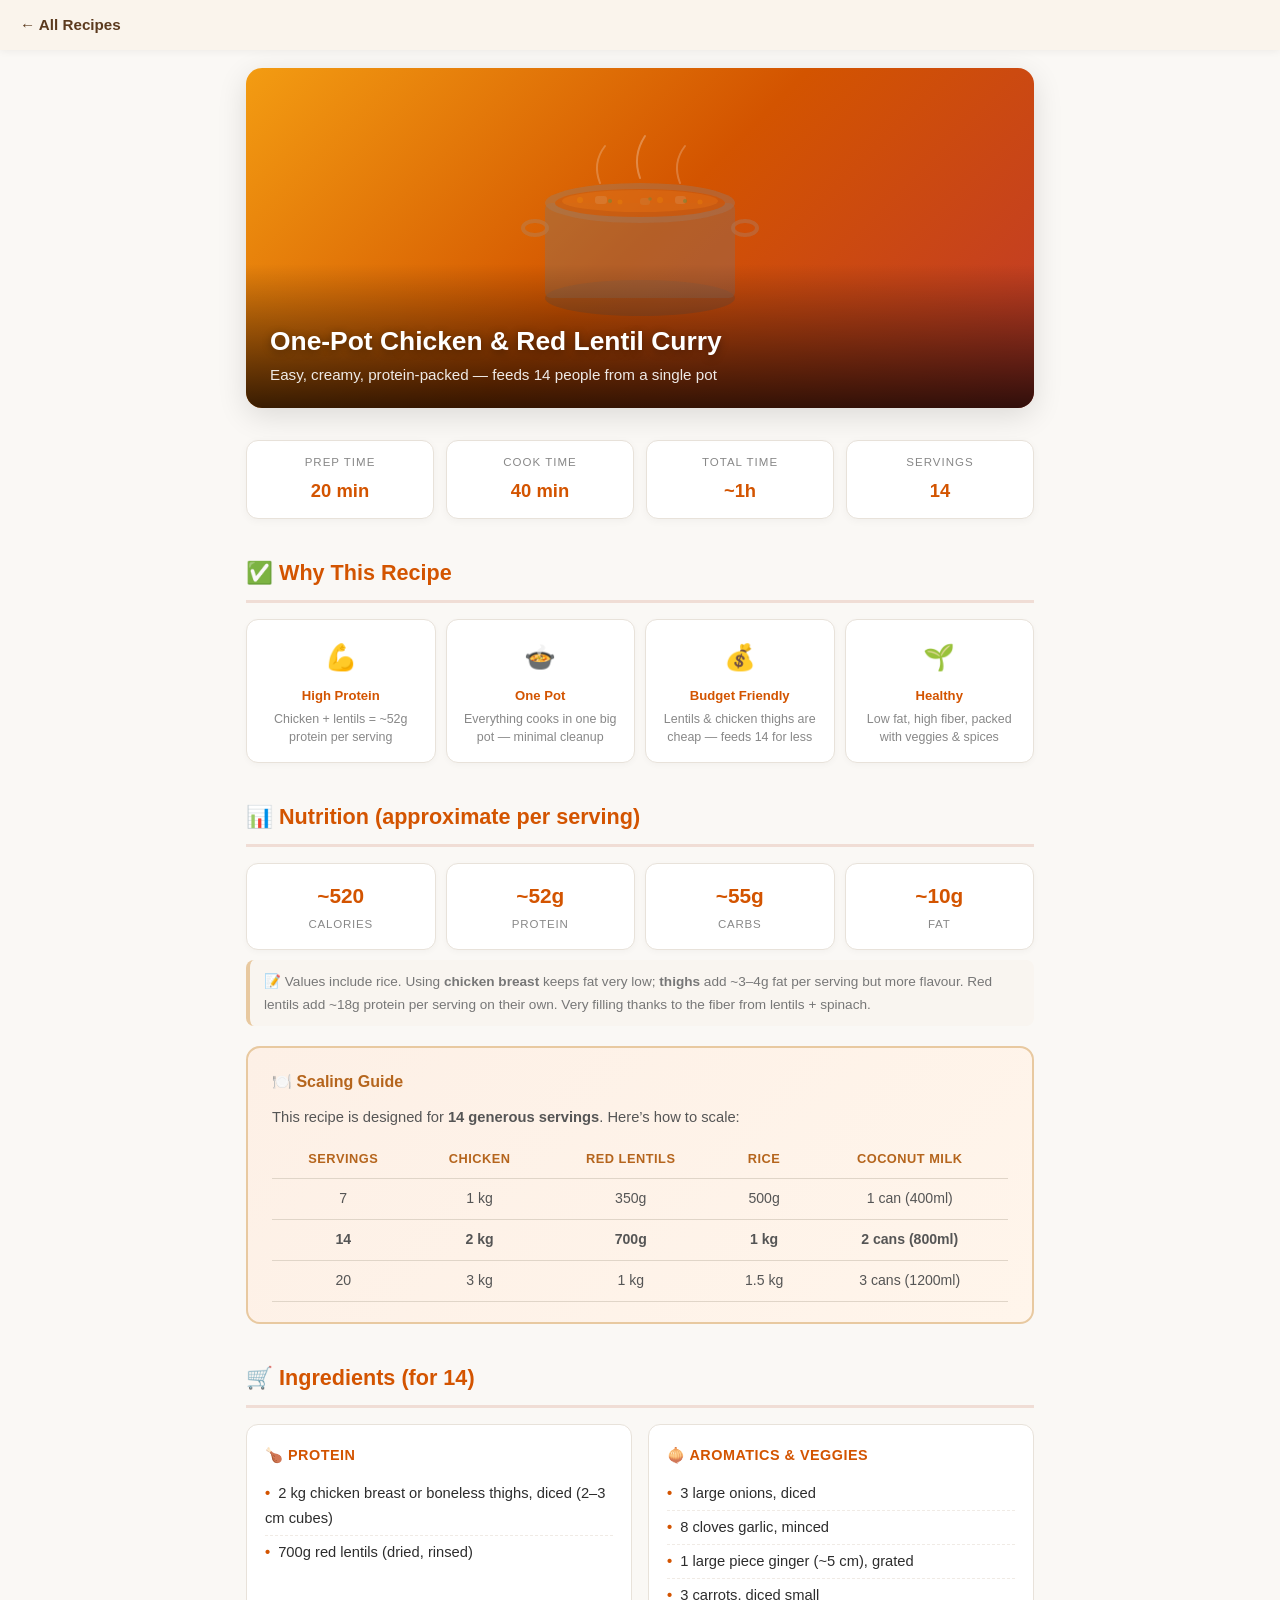
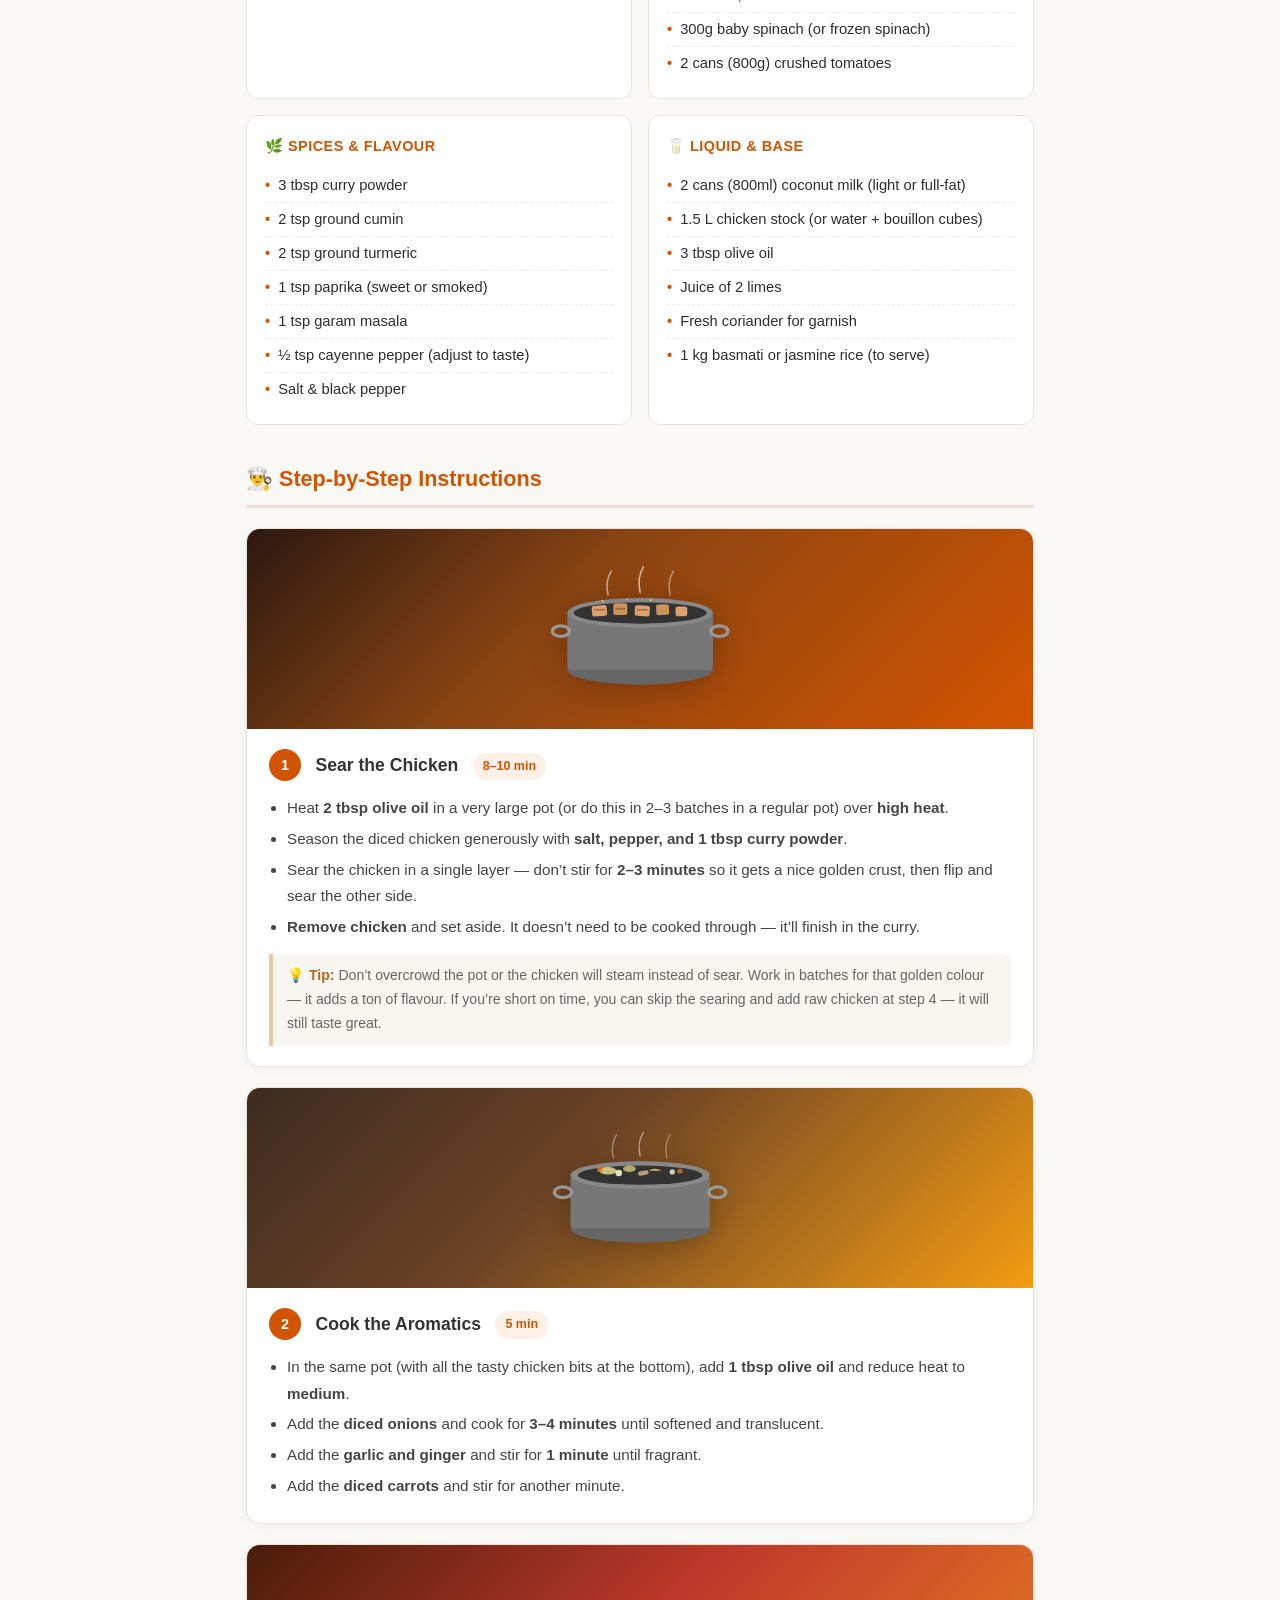
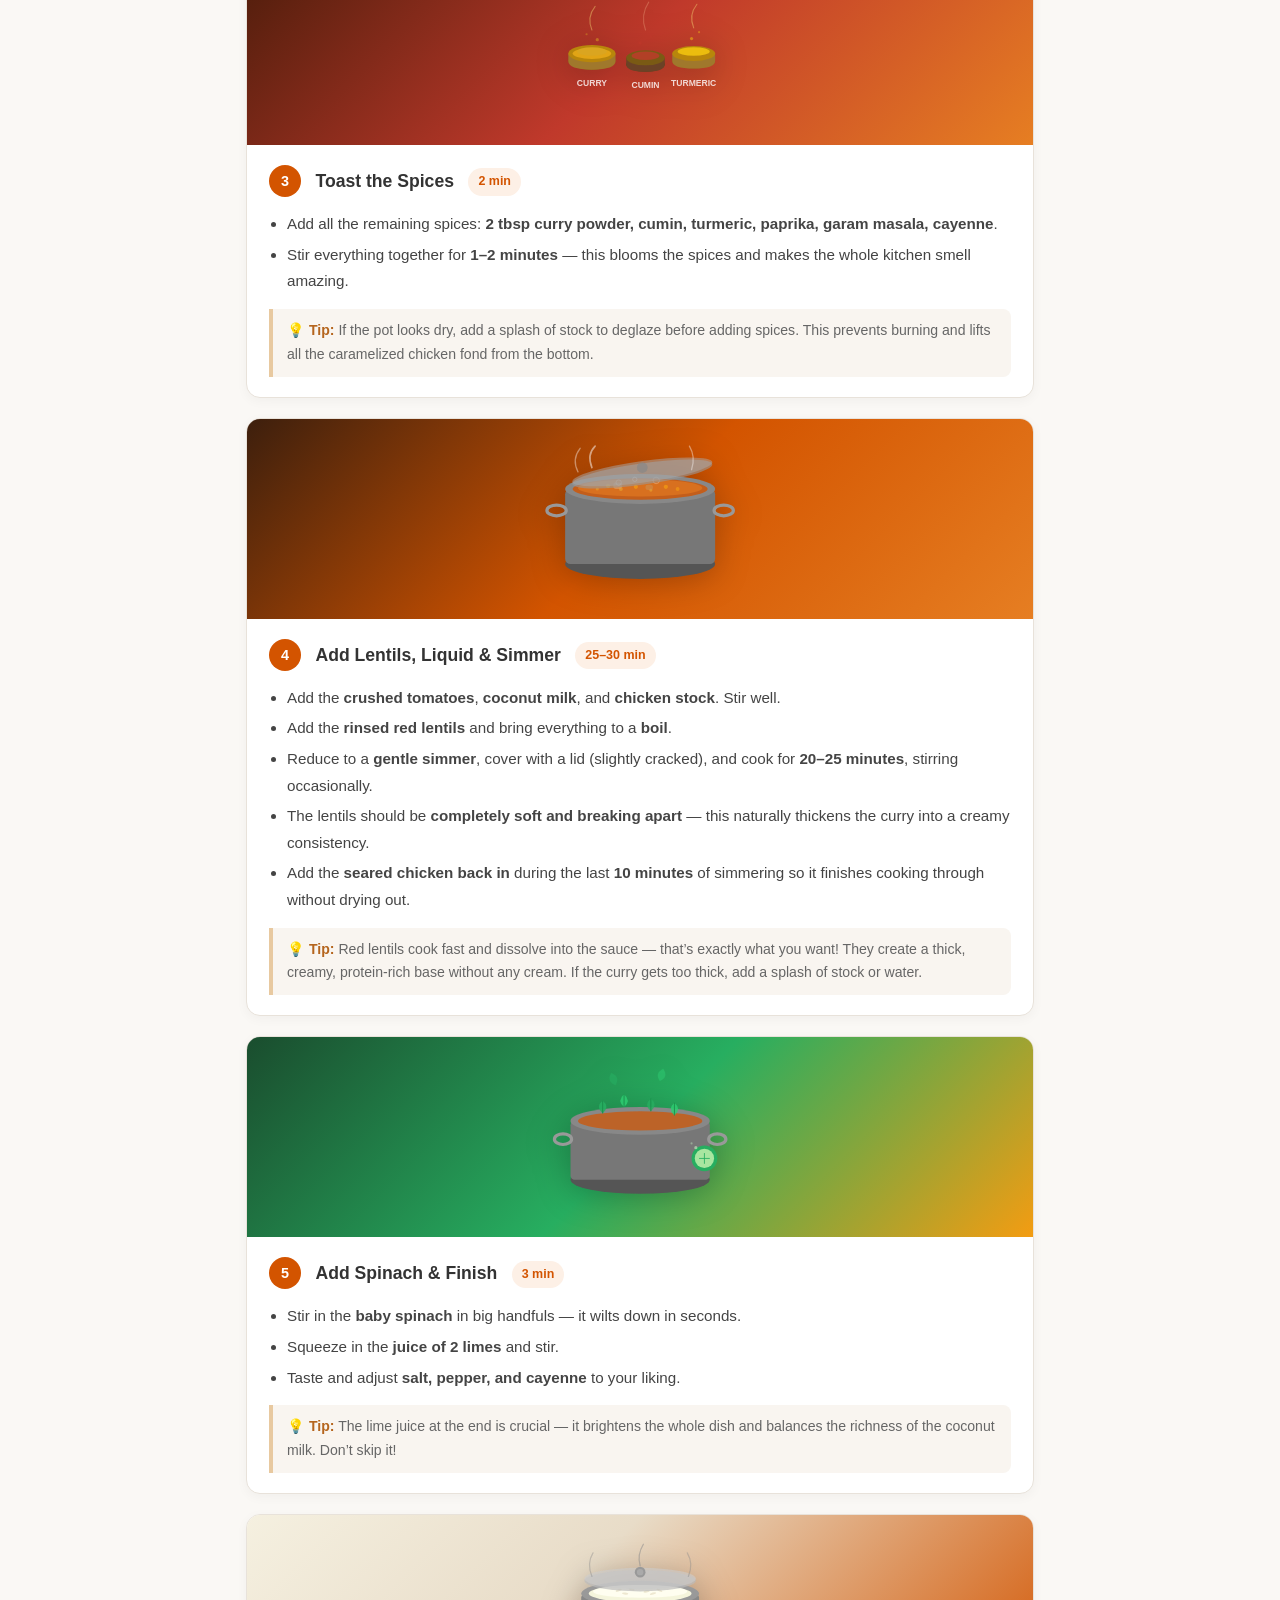
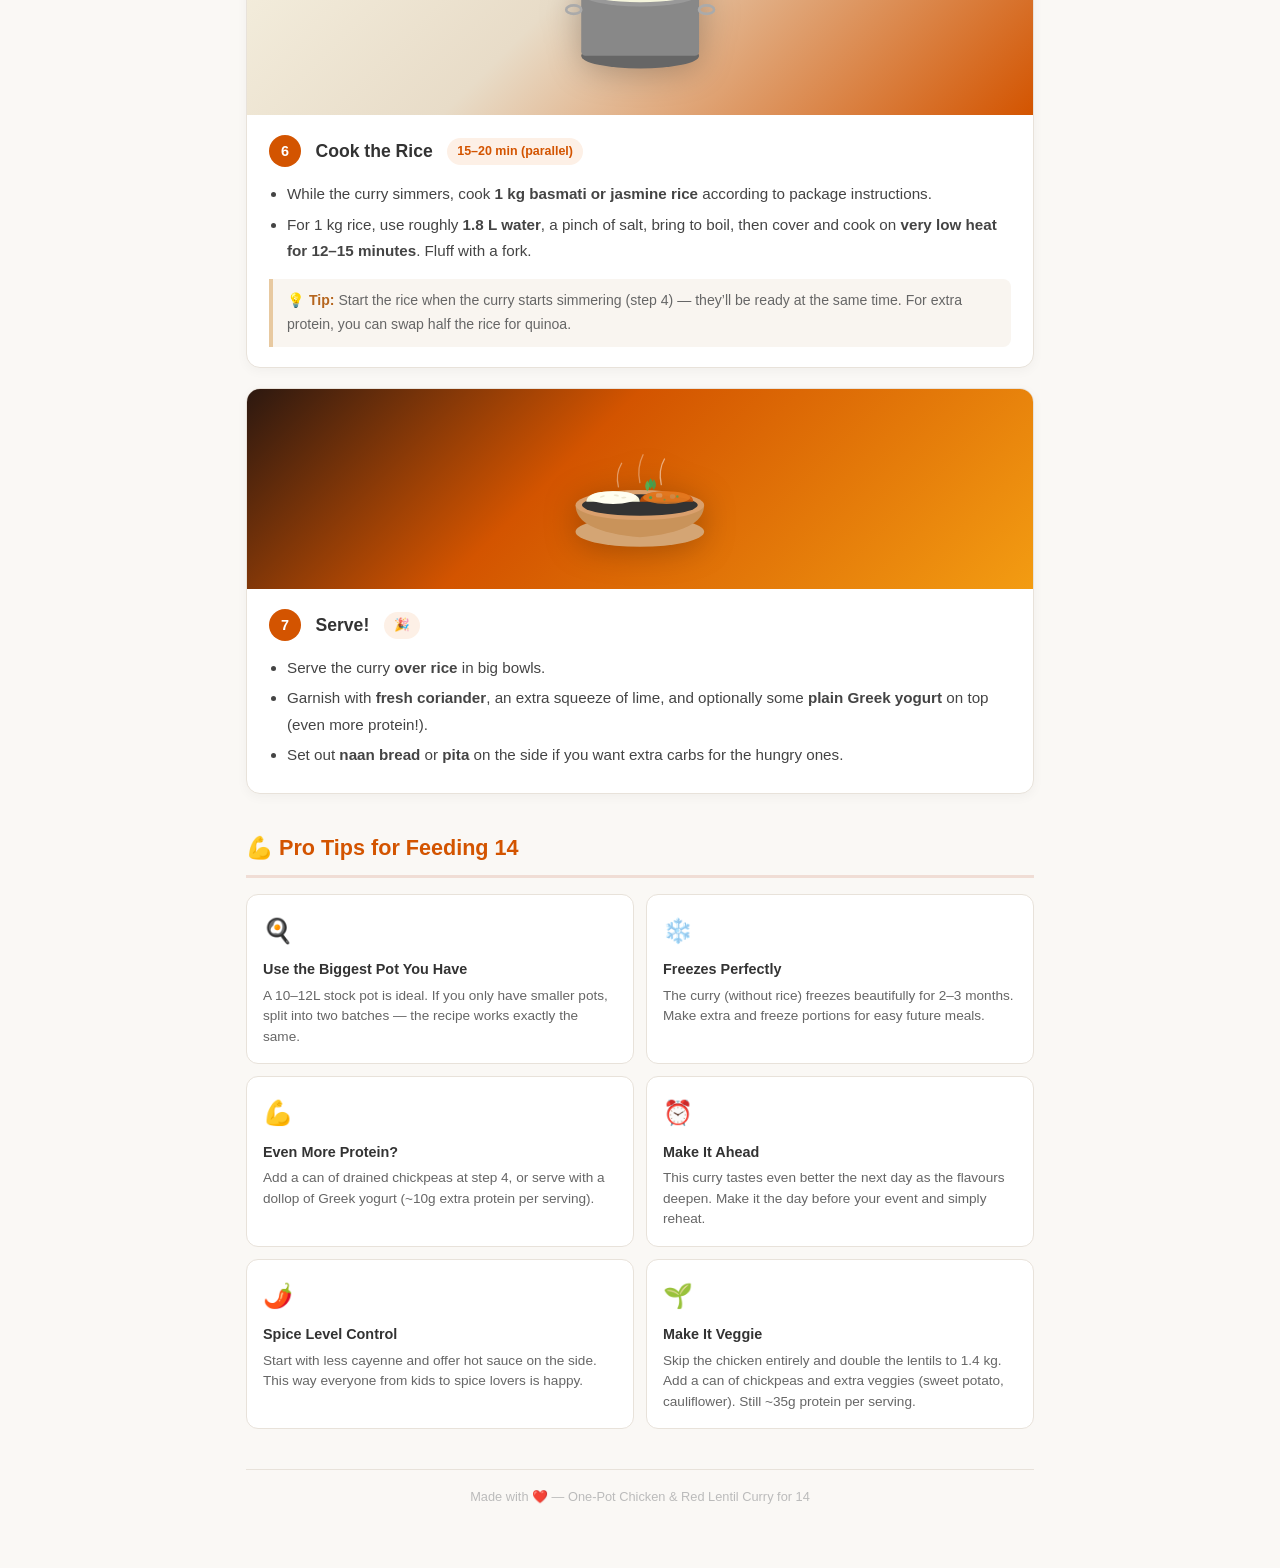
<file: chicken-lentil-curry-recipe.html>
<!DOCTYPE html>
<html lang="en">
<head>
  <meta charset="UTF-8">
  <meta name="viewport" content="width=device-width, initial-scale=1.0">
  <title>One-Pot Chicken &amp; Red Lentil Curry &mdash; Pour 14</title>
  <link rel="stylesheet" href="recipe.css">
  <style>
    :root { --accent: #d35400; }
    .hero { background: linear-gradient(135deg, #f39c12 0%, #d35400 50%, #c0392b 100%); }

    /* ===== WHY THIS RECIPE (page-specific) ===== */
    .why-grid { display: grid; grid-template-columns: repeat(4, 1fr); gap: 10px; margin: 16px 0; }
    .why-card { background: #fff; border-radius: 12px; padding: 16px 12px; text-align: center; border: 1px solid #e8e2da; box-shadow: 0 2px 6px rgba(0,0,0,0.03); }
    .why-card .why-icon { font-size: 1.6rem; margin-bottom: 6px; }
    .why-card .why-title { font-weight: 700; font-size: 0.82rem; color: var(--accent); margin-bottom: 4px; }
    .why-card .why-desc { font-size: 0.78rem; color: #888; line-height: 1.4; }

    @media (max-width: 768px) { .why-grid { grid-template-columns: 1fr 1fr; } }
    @media (max-width: 480px) { .why-grid { grid-template-columns: 1fr 1fr; gap: 8px; } .why-card { padding: 12px 10px; } .why-card .why-icon { font-size: 1.3rem; } .why-card .why-title { font-size: 0.75rem; } .why-card .why-desc { font-size: 0.7rem; } }
  </style>
</head>
<body>

  <a class="back-home" href="index.html">All Recipes</a>

  <!-- ===== HERO ===== -->
  <div class="hero">
    <div class="hero-illustration">
      <svg viewBox="0 0 280 200" xmlns="http://www.w3.org/2000/svg">
        <!-- Large pot -->
        <ellipse cx="140" cy="170" rx="95" ry="18" fill="#555" opacity="0.5"/>
        <rect x="45" y="75" width="190" height="95" rx="6" fill="#777" opacity="0.6"/>
        <ellipse cx="140" cy="75" rx="95" ry="20" fill="#888" opacity="0.6"/>
        <!-- Handles -->
        <ellipse cx="35" cy="100" rx="12" ry="7" fill="none" stroke="#999" stroke-width="4" opacity="0.5"/>
        <ellipse cx="245" cy="100" rx="12" ry="7" fill="none" stroke="#999" stroke-width="4" opacity="0.5"/>
        <!-- Curry surface -->
        <ellipse cx="140" cy="75" rx="85" ry="14" fill="#d35400" opacity="0.7"/>
        <ellipse cx="140" cy="73" rx="78" ry="11" fill="#e67e22" opacity="0.6"/>
        <!-- Chicken chunks -->
        <rect x="95" y="68" width="12" height="8" rx="3" fill="#daa06d" opacity="0.6"/>
        <rect x="140" y="70" width="10" height="7" rx="3" fill="#c9935a" opacity="0.5"/>
        <rect x="175" y="68" width="11" height="8" rx="3" fill="#daa06d" opacity="0.6"/>
        <!-- Lentil dots -->
        <circle cx="80" cy="72" r="3" fill="#f39c12" opacity="0.5"/>
        <circle cx="120" cy="74" r="2.5" fill="#f39c12" opacity="0.5"/>
        <circle cx="160" cy="72" r="3" fill="#f39c12" opacity="0.5"/>
        <circle cx="200" cy="74" r="2.5" fill="#f39c12" opacity="0.5"/>
        <!-- Spinach flecks -->
        <circle cx="110" cy="73" r="2" fill="#27ae60" opacity="0.6"/>
        <circle cx="150" cy="71" r="1.8" fill="#27ae60" opacity="0.5"/>
        <circle cx="185" cy="73" r="2" fill="#27ae60" opacity="0.6"/>
        <!-- Steam clouds -->
        <path d="M 100 55 Q 92 35 105 18" stroke="#fff" stroke-width="2" fill="none" opacity="0.4" stroke-linecap="round"/>
        <path d="M 140 50 Q 132 28 145 8" stroke="#fff" stroke-width="2" fill="none" opacity="0.5" stroke-linecap="round"/>
        <path d="M 180 55 Q 172 35 185 18" stroke="#fff" stroke-width="2" fill="none" opacity="0.4" stroke-linecap="round"/>
      </svg>
    </div>
    <div class="hero-overlay">
      <h1>One-Pot Chicken &amp; Red Lentil Curry</h1>
      <div class="subtitle">Easy, creamy, protein-packed &mdash; feeds 14 people from a single pot</div>
    </div>
  </div>

  <!-- ===== META BADGES ===== -->
  <div class="meta-row">
    <div class="badge">
      <div class="label">Prep Time</div>
      <div class="value">20 min</div>
    </div>
    <div class="badge">
      <div class="label">Cook Time</div>
      <div class="value">40 min</div>
    </div>
    <div class="badge">
      <div class="label">Total Time</div>
      <div class="value">~1h</div>
    </div>
    <div class="badge">
      <div class="label">Servings</div>
      <div class="value">14</div>
    </div>
  </div>

  <!-- ===== WHY THIS RECIPE ===== -->
  <h2>&#x2705; Why This Recipe</h2>
  <div class="why-grid">
    <div class="why-card">
      <div class="why-icon">&#x1F4AA;</div>
      <div class="why-title">High Protein</div>
      <div class="why-desc">Chicken + lentils = ~52g protein per serving</div>
    </div>
    <div class="why-card">
      <div class="why-icon">&#x1F372;</div>
      <div class="why-title">One Pot</div>
      <div class="why-desc">Everything cooks in one big pot &mdash; minimal cleanup</div>
    </div>
    <div class="why-card">
      <div class="why-icon">&#x1F4B0;</div>
      <div class="why-title">Budget Friendly</div>
      <div class="why-desc">Lentils &amp; chicken thighs are cheap &mdash; feeds 14 for less</div>
    </div>
    <div class="why-card">
      <div class="why-icon">&#x1F331;</div>
      <div class="why-title">Healthy</div>
      <div class="why-desc">Low fat, high fiber, packed with veggies &amp; spices</div>
    </div>
  </div>

  <!-- ===== NUTRITION ===== -->
  <h2>&#x1F4CA; Nutrition (approximate per serving)</h2>
  <div class="nutrition-grid">
    <div class="nutri-card">
      <div class="nutri-val">~520</div>
      <div class="nutri-label">Calories</div>
    </div>
    <div class="nutri-card">
      <div class="nutri-val">~52g</div>
      <div class="nutri-label">Protein</div>
    </div>
    <div class="nutri-card">
      <div class="nutri-val">~55g</div>
      <div class="nutri-label">Carbs</div>
    </div>
    <div class="nutri-card">
      <div class="nutri-val">~10g</div>
      <div class="nutri-label">Fat</div>
    </div>
  </div>
  <div class="nutri-note">
    &#x1F4DD; Values include rice. Using <strong>chicken breast</strong> keeps fat very low; <strong>thighs</strong> add ~3&ndash;4g fat per serving but more flavour.
    Red lentils add ~18g protein per serving on their own. Very filling thanks to the fiber from lentils + spinach.
  </div>

  <!-- ===== PORTIONING ===== -->
  <div class="portion-box">
    <h3>&#x1F37D;&#xFE0F; Scaling Guide</h3>
    <p>This recipe is designed for <strong>14 generous servings</strong>. Here&rsquo;s how to scale:</p>
    <table class="portion-table">
      <thead>
        <tr>
          <th>Servings</th>
          <th>Chicken</th>
          <th>Red Lentils</th>
          <th>Rice</th>
          <th>Coconut Milk</th>
        </tr>
      </thead>
      <tbody>
        <tr>
          <td>7</td>
          <td>1 kg</td>
          <td>350g</td>
          <td>500g</td>
          <td>1 can (400ml)</td>
        </tr>
        <tr>
          <td><strong>14</strong></td>
          <td><strong>2 kg</strong></td>
          <td><strong>700g</strong></td>
          <td><strong>1 kg</strong></td>
          <td><strong>2 cans (800ml)</strong></td>
        </tr>
        <tr>
          <td>20</td>
          <td>3 kg</td>
          <td>1 kg</td>
          <td>1.5 kg</td>
          <td>3 cans (1200ml)</td>
        </tr>
      </tbody>
    </table>
  </div>

  <!-- ===== INGREDIENTS ===== -->
  <h2>&#x1F6D2; Ingredients (for 14)</h2>
  <div class="ingredients-section">
    <div class="ingredient-group">
      <h3>&#x1F357; Protein</h3>
      <ul>
        <li>2 kg chicken breast or boneless thighs, diced (2&ndash;3 cm cubes)</li>
        <li>700g red lentils (dried, rinsed)</li>
      </ul>
    </div>
    <div class="ingredient-group">
      <h3>&#x1F9C5; Aromatics &amp; Veggies</h3>
      <ul>
        <li>3 large onions, diced</li>
        <li>8 cloves garlic, minced</li>
        <li>1 large piece ginger (~5 cm), grated</li>
        <li>3 carrots, diced small</li>
        <li>300g baby spinach (or frozen spinach)</li>
        <li>2 cans (800g) crushed tomatoes</li>
      </ul>
    </div>
    <div class="ingredient-group">
      <h3>&#x1F33F; Spices &amp; Flavour</h3>
      <ul>
        <li>3 tbsp curry powder</li>
        <li>2 tsp ground cumin</li>
        <li>2 tsp ground turmeric</li>
        <li>1 tsp paprika (sweet or smoked)</li>
        <li>1 tsp garam masala</li>
        <li>&frac12; tsp cayenne pepper (adjust to taste)</li>
        <li>Salt &amp; black pepper</li>
      </ul>
    </div>
    <div class="ingredient-group">
      <h3>&#x1F95B; Liquid &amp; Base</h3>
      <ul>
        <li>2 cans (800ml) coconut milk (light or full-fat)</li>
        <li>1.5 L chicken stock (or water + bouillon cubes)</li>
        <li>3 tbsp olive oil</li>
        <li>Juice of 2 limes</li>
        <li>Fresh coriander for garnish</li>
        <li>1 kg basmati or jasmine rice (to serve)</li>
      </ul>
    </div>
  </div>

  <!-- ===== INSTRUCTIONS ===== -->
  <h2>&#x1F468;&#x200D;&#x1F373; Step-by-Step Instructions</h2>

  <!-- STEP 1 -->
  <div class="step">
    <div class="step-img" style="background: linear-gradient(135deg, #2c1810 0%, #8B4513 40%, #d35400 100%);">
      <svg viewBox="0 0 200 140" xmlns="http://www.w3.org/2000/svg">
        <!-- Large pot -->
        <ellipse cx="100" cy="108" rx="68" ry="14" fill="#666"/>
        <rect x="32" y="55" width="136" height="53" rx="4" fill="#777"/>
        <ellipse cx="100" cy="55" rx="68" ry="14" fill="#888"/>
        <ellipse cx="100" cy="55" rx="62" ry="10" fill="#333"/>
        <!-- Handles -->
        <ellipse cx="26" cy="72" rx="8" ry="5" fill="none" stroke="#999" stroke-width="3"/>
        <ellipse cx="174" cy="72" rx="8" ry="5" fill="none" stroke="#999" stroke-width="3"/>
        <!-- Chicken cubes searing -->
        <rect x="55" y="48" width="14" height="10" rx="2" fill="#daa06d" transform="rotate(-5 62 53)"/>
        <rect x="75" y="46" width="13" height="11" rx="2" fill="#c9935a"/>
        <rect x="95" y="48" width="14" height="10" rx="2" fill="#daa06d" transform="rotate(3 102 53)"/>
        <rect x="115" y="47" width="12" height="10" rx="2" fill="#c9935a" transform="rotate(-3 121 52)"/>
        <rect x="133" y="49" width="11" height="9" rx="2" fill="#daa06d"/>
        <!-- Golden sear marks on chicken -->
        <line x1="57" y1="52" x2="67" y2="52" stroke="#8B4513" stroke-width="1.5" opacity="0.6"/>
        <line x1="77" y1="51" x2="86" y2="51" stroke="#8B4513" stroke-width="1.5" opacity="0.6"/>
        <line x1="97" y1="52" x2="107" y2="52" stroke="#8B4513" stroke-width="1.5" opacity="0.6"/>
        <!-- Steam -->
        <path d="M 70 38 Q 67 26 73 16" stroke="#fff" stroke-width="1.5" fill="none" opacity="0.5" stroke-linecap="round"/>
        <path d="M 100 36 Q 97 22 103 12" stroke="#fff" stroke-width="1.5" fill="none" opacity="0.6" stroke-linecap="round"/>
        <path d="M 128 38 Q 125 26 131 16" stroke="#fff" stroke-width="1.5" fill="none" opacity="0.4" stroke-linecap="round"/>
        <!-- Sizzle sparks -->
        <circle cx="65" cy="44" r="1" fill="#ff6" opacity="0.6"/>
        <circle cx="110" cy="43" r="1.2" fill="#ff6" opacity="0.5"/>
        <circle cx="88" cy="42" r="0.8" fill="#ff6" opacity="0.7"/>
      </svg>
    </div>
    <div class="step-body">
      <span class="step-number">1</span>
      <span class="step-title">Sear the Chicken</span>
      <span class="step-time">8&ndash;10 min</span>
      <div class="step-text">
        <ul>
          <li>Heat <strong>2 tbsp olive oil</strong> in a very large pot (or do this in 2&ndash;3 batches in a regular pot) over <strong>high heat</strong>.</li>
          <li>Season the diced chicken generously with <strong>salt, pepper, and 1 tbsp curry powder</strong>.</li>
          <li>Sear the chicken in a single layer &mdash; don&rsquo;t stir for <strong>2&ndash;3 minutes</strong> so it gets a nice golden crust, then flip and sear the other side.</li>
          <li><strong>Remove chicken</strong> and set aside. It doesn&rsquo;t need to be cooked through &mdash; it&rsquo;ll finish in the curry.</li>
        </ul>
      </div>
      <div class="step-tip">
        <strong>&#x1F4A1; Tip:</strong> Don&rsquo;t overcrowd the pot or the chicken will steam instead of sear. 
        Work in batches for that golden colour &mdash; it adds a ton of flavour.
        If you&rsquo;re short on time, you can skip the searing and add raw chicken at step 4 &mdash; it will still taste great.
      </div>
    </div>
  </div>

  <!-- STEP 2 -->
  <div class="step">
    <div class="step-img" style="background: linear-gradient(135deg, #3d2b1f 0%, #6b4226 40%, #f39c12 100%);">
      <svg viewBox="0 0 200 140" xmlns="http://www.w3.org/2000/svg">
        <!-- Pot -->
        <ellipse cx="100" cy="108" rx="65" ry="13" fill="#666"/>
        <rect x="35" y="58" width="130" height="50" rx="4" fill="#777"/>
        <ellipse cx="100" cy="58" rx="65" ry="13" fill="#888"/>
        <ellipse cx="100" cy="58" rx="58" ry="9" fill="#333"/>
        <!-- Handles -->
        <ellipse cx="28" cy="74" rx="8" ry="5" fill="none" stroke="#999" stroke-width="3"/>
        <ellipse cx="172" cy="74" rx="8" ry="5" fill="none" stroke="#999" stroke-width="3"/>
        <!-- Onion pieces -->
        <ellipse cx="70" cy="54" rx="8" ry="3.5" fill="#f0e68c" opacity="0.8"/>
        <ellipse cx="90" cy="52" rx="6" ry="3" fill="#eedd82" opacity="0.7"/>
        <path d="M 108 54 Q 114 50 120 54" fill="#f0e68c" opacity="0.75"/>
        <!-- Garlic pieces -->
        <circle cx="80" cy="56" r="3" fill="#f5f5dc" opacity="0.9"/>
        <circle cx="130" cy="55" r="2.5" fill="#f5f5dc" opacity="0.8"/>
        <!-- Ginger -->
        <rect x="98" y="54" width="10" height="4" rx="2" fill="#deb887" opacity="0.8" transform="rotate(-10 103 56)"/>
        <!-- Carrot cubes -->
        <rect x="60" y="50" width="5" height="5" rx="1" fill="#e67e22" opacity="0.8"/>
        <rect x="135" y="52" width="4.5" height="4.5" rx="1" fill="#e67e22" opacity="0.7"/>
        <!-- Steam wisps -->
        <path d="M 75 42 Q 72 30 78 20" stroke="#fff" stroke-width="1.2" fill="none" opacity="0.4" stroke-linecap="round"/>
        <path d="M 100 40 Q 97 28 103 18" stroke="#fff" stroke-width="1.2" fill="none" opacity="0.5" stroke-linecap="round"/>
        <path d="M 125 42 Q 122 30 128 20" stroke="#fff" stroke-width="1.2" fill="none" opacity="0.35" stroke-linecap="round"/>
      </svg>
    </div>
    <div class="step-body">
      <span class="step-number">2</span>
      <span class="step-title">Cook the Aromatics</span>
      <span class="step-time">5 min</span>
      <div class="step-text">
        <ul>
          <li>In the same pot (with all the tasty chicken bits at the bottom), add <strong>1 tbsp olive oil</strong> and reduce heat to <strong>medium</strong>.</li>
          <li>Add the <strong>diced onions</strong> and cook for <strong>3&ndash;4 minutes</strong> until softened and translucent.</li>
          <li>Add the <strong>garlic and ginger</strong> and stir for <strong>1 minute</strong> until fragrant.</li>
          <li>Add the <strong>diced carrots</strong> and stir for another minute.</li>
        </ul>
      </div>
    </div>
  </div>

  <!-- STEP 3 -->
  <div class="step">
    <div class="step-img" style="background: linear-gradient(135deg, #4a1c0a 0%, #c0392b 50%, #e67e22 100%);">
      <svg viewBox="0 0 200 140" xmlns="http://www.w3.org/2000/svg">
        <!-- Spice jars / bowls -->
        <!-- Bowl 1 - curry powder -->
        <ellipse cx="55" cy="85" rx="22" ry="8" fill="#8B6914"/>
        <path d="M 33 78 L 33 85 Q 33 93 55 93 Q 77 93 77 85 L 77 78" fill="#a0782c"/>
        <ellipse cx="55" cy="78" rx="22" ry="8" fill="#b8860b"/>
        <ellipse cx="55" cy="78" rx="18" ry="5" fill="#e6a817" opacity="0.9"/>
        <!-- Powder pile -->
        <ellipse cx="55" cy="76" rx="14" ry="4" fill="#daa520"/>
        <!-- Bowl 2 - cumin -->
        <ellipse cx="105" cy="88" rx="18" ry="7" fill="#5a3e1b"/>
        <path d="M 87 82 L 87 88 Q 87 95 105 95 Q 123 95 123 88 L 123 82" fill="#6b4226"/>
        <ellipse cx="105" cy="82" rx="18" ry="7" fill="#7a5a14"/>
        <ellipse cx="105" cy="80" rx="13" ry="4" fill="#c0392b" opacity="0.8"/>
        <!-- Bowl 3 - turmeric -->
        <ellipse cx="150" cy="85" rx="20" ry="7" fill="#8B6914"/>
        <path d="M 130 78 L 130 85 Q 130 92 150 92 Q 170 92 170 85 L 170 78" fill="#a0782c"/>
        <ellipse cx="150" cy="78" rx="20" ry="7" fill="#b8860b"/>
        <ellipse cx="150" cy="76" rx="15" ry="4" fill="#f1c40f" opacity="0.9"/>
        <!-- Spice dust floating -->
        <circle cx="60" cy="65" r="1.5" fill="#daa520" opacity="0.5"/>
        <circle cx="50" cy="60" r="1" fill="#daa520" opacity="0.4"/>
        <circle cx="100" cy="68" r="1.5" fill="#c0392b" opacity="0.4"/>
        <circle cx="110" cy="62" r="1" fill="#c0392b" opacity="0.3"/>
        <circle cx="148" cy="64" r="1.5" fill="#f1c40f" opacity="0.5"/>
        <circle cx="155" cy="58" r="1" fill="#f1c40f" opacity="0.4"/>
        <!-- Labels -->
        <text x="55" y="108" text-anchor="middle" fill="#fff" font-size="8" opacity="0.8" font-weight="600">CURRY</text>
        <text x="105" y="110" text-anchor="middle" fill="#fff" font-size="8" opacity="0.8" font-weight="600">CUMIN</text>
        <text x="150" y="108" text-anchor="middle" fill="#fff" font-size="8" opacity="0.8" font-weight="600">TURMERIC</text>
        <!-- Aroma swirls -->
        <path d="M 55 56 Q 50 44 58 34" stroke="#f9e97e" stroke-width="1" fill="none" opacity="0.4" stroke-linecap="round"/>
        <path d="M 105 56 Q 100 42 108 30" stroke="#e89e7a" stroke-width="1" fill="none" opacity="0.4" stroke-linecap="round"/>
        <path d="M 150 54 Q 145 42 153 32" stroke="#f9e97e" stroke-width="1" fill="none" opacity="0.4" stroke-linecap="round"/>
      </svg>
    </div>
    <div class="step-body">
      <span class="step-number">3</span>
      <span class="step-title">Toast the Spices</span>
      <span class="step-time">2 min</span>
      <div class="step-text">
        <ul>
          <li>Add all the remaining spices: <strong>2 tbsp curry powder, cumin, turmeric, paprika, garam masala, cayenne</strong>.</li>
          <li>Stir everything together for <strong>1&ndash;2 minutes</strong> &mdash; this blooms the spices and makes the whole kitchen smell amazing.</li>
        </ul>
      </div>
      <div class="step-tip">
        <strong>&#x1F4A1; Tip:</strong> If the pot looks dry, add a splash of stock to deglaze before adding spices. This prevents burning and lifts all the caramelized chicken fond from the bottom.
      </div>
    </div>
  </div>

  <!-- STEP 4 -->
  <div class="step">
    <div class="step-img" style="background: linear-gradient(135deg, #3d1f0d 0%, #d35400 50%, #e67e22 100%);">
      <svg viewBox="0 0 200 140" xmlns="http://www.w3.org/2000/svg">
        <!-- Large pot -->
        <ellipse cx="100" cy="112" rx="70" ry="14" fill="#555"/>
        <rect x="30" y="42" width="140" height="70" rx="5" fill="#777"/>
        <ellipse cx="100" cy="42" rx="70" ry="14" fill="#888"/>
        <!-- Handles -->
        <ellipse cx="22" cy="62" rx="9" ry="5" fill="none" stroke="#999" stroke-width="3"/>
        <ellipse cx="178" cy="62" rx="9" ry="5" fill="none" stroke="#999" stroke-width="3"/>
        <!-- Curry liquid surface -->
        <ellipse cx="100" cy="42" rx="63" ry="10" fill="#d35400" opacity="0.8"/>
        <ellipse cx="100" cy="41" rx="58" ry="8" fill="#e67e22" opacity="0.6"/>
        <!-- Lentil dots in liquid -->
        <circle cx="70" cy="39" r="2" fill="#f39c12" opacity="0.7"/>
        <circle cx="82" cy="42" r="1.8" fill="#e8a832" opacity="0.6"/>
        <circle cx="96" cy="40" r="2" fill="#f39c12" opacity="0.7"/>
        <circle cx="110" cy="43" r="1.5" fill="#e8a832" opacity="0.6"/>
        <circle cx="124" cy="40" r="2" fill="#f39c12" opacity="0.7"/>
        <circle cx="60" cy="42" r="1.5" fill="#e8a832" opacity="0.5"/>
        <circle cx="135" cy="42" r="1.8" fill="#f39c12" opacity="0.6"/>
        <!-- Chicken pieces visible -->
        <rect x="75" y="36" width="8" height="6" rx="2" fill="#daa06d" opacity="0.6"/>
        <rect x="105" y="38" width="7" height="5" rx="2" fill="#c9935a" opacity="0.5"/>
        <!-- Bubbles -->
        <circle cx="80" cy="36" r="2.5" fill="none" stroke="#fff" stroke-width="0.8" opacity="0.4"/>
        <circle cx="115" cy="34" r="3" fill="none" stroke="#fff" stroke-width="0.8" opacity="0.3"/>
        <circle cx="95" cy="33" r="2" fill="none" stroke="#fff" stroke-width="0.8" opacity="0.5"/>
        <!-- Lid (slightly ajar) -->
        <ellipse cx="102" cy="28" rx="66" ry="10" fill="#999" opacity="0.6" transform="rotate(-8 102 28)"/>
        <ellipse cx="102" cy="26" rx="66" ry="10" fill="#aaa" opacity="0.5" transform="rotate(-8 102 26)"/>
        <!-- Lid knob -->
        <circle cx="102" cy="22" r="5" fill="#888" opacity="0.7"/>
        <!-- Steam escaping from gap -->
        <path d="M 55 22 Q 50 10 58 2" stroke="#fff" stroke-width="1.5" fill="none" opacity="0.5" stroke-linecap="round"/>
        <path d="M 42 26 Q 36 14 44 4" stroke="#fff" stroke-width="1.2" fill="none" opacity="0.4" stroke-linecap="round"/>
        <path d="M 148 24 Q 152 12 146 2" stroke="#fff" stroke-width="1.2" fill="none" opacity="0.4" stroke-linecap="round"/>
      </svg>
    </div>
    <div class="step-body">
      <span class="step-number">4</span>
      <span class="step-title">Add Lentils, Liquid &amp; Simmer</span>
      <span class="step-time">25&ndash;30 min</span>
      <div class="step-text">
        <ul>
          <li>Add the <strong>crushed tomatoes</strong>, <strong>coconut milk</strong>, and <strong>chicken stock</strong>. Stir well.</li>
          <li>Add the <strong>rinsed red lentils</strong> and bring everything to a <strong>boil</strong>.</li>
          <li>Reduce to a <strong>gentle simmer</strong>, cover with a lid (slightly cracked), and cook for <strong>20&ndash;25 minutes</strong>, stirring occasionally.</li>
          <li>The lentils should be <strong>completely soft and breaking apart</strong> &mdash; this naturally thickens the curry into a creamy consistency.</li>
          <li>Add the <strong>seared chicken back in</strong> during the last <strong>10 minutes</strong> of simmering so it finishes cooking through without drying out.</li>
        </ul>
      </div>
      <div class="step-tip">
        <strong>&#x1F4A1; Tip:</strong> Red lentils cook fast and dissolve into the sauce &mdash; that&rsquo;s exactly what you want! They create a thick, creamy, protein-rich base without any cream.
        If the curry gets too thick, add a splash of stock or water.
      </div>
    </div>
  </div>

  <!-- STEP 5 -->
  <div class="step">
    <div class="step-img" style="background: linear-gradient(135deg, #1a4d2e 0%, #27ae60 50%, #f39c12 100%);">
      <svg viewBox="0 0 200 140" xmlns="http://www.w3.org/2000/svg">
        <!-- Pot -->
        <ellipse cx="100" cy="110" rx="65" ry="13" fill="#555"/>
        <rect x="35" y="55" width="130" height="55" rx="4" fill="#777"/>
        <ellipse cx="100" cy="55" rx="65" ry="13" fill="#888"/>
        <!-- Handles -->
        <ellipse cx="28" cy="72" rx="8" ry="5" fill="none" stroke="#999" stroke-width="3"/>
        <ellipse cx="172" cy="72" rx="8" ry="5" fill="none" stroke="#999" stroke-width="3"/>
        <!-- Curry surface -->
        <ellipse cx="100" cy="55" rx="58" ry="9" fill="#d35400" opacity="0.7"/>
        <!-- Spinach leaves being added (falling in) -->
        <path d="M 65 48 Q 58 42 65 36 Q 72 42 65 48 Z" fill="#27ae60" opacity="0.9"/>
        <line x1="65" y1="36" x2="65" y2="48" stroke="#1a8a4a" stroke-width="0.8"/>
        <path d="M 85 42 Q 78 36 85 30 Q 92 36 85 42 Z" fill="#2ecc71" opacity="0.85"/>
        <line x1="85" y1="30" x2="85" y2="42" stroke="#1a8a4a" stroke-width="0.8"/>
        <path d="M 110 46 Q 103 40 110 34 Q 117 40 110 46 Z" fill="#27ae60" opacity="0.8"/>
        <line x1="110" y1="34" x2="110" y2="46" stroke="#1a8a4a" stroke-width="0.8"/>
        <path d="M 132 50 Q 125 44 132 38 Q 139 44 132 50 Z" fill="#2ecc71" opacity="0.85"/>
        <line x1="132" y1="38" x2="132" y2="50" stroke="#1a8a4a" stroke-width="0.8"/>
        <!-- Floating spinach leaves above -->
        <path d="M 75 22 Q 68 16 75 10 Q 82 16 75 22 Z" fill="#27ae60" opacity="0.6" transform="rotate(-20 75 16)"/>
        <path d="M 120 18 Q 113 12 120 6 Q 127 12 120 18 Z" fill="#2ecc71" opacity="0.5" transform="rotate(15 120 12)"/>
        <!-- Lime halves -->
        <circle cx="160" cy="90" r="12" fill="#27ae60"/>
        <circle cx="160" cy="90" r="9" fill="#a8e6a0"/>
        <line x1="155" y1="90" x2="165" y2="90" stroke="#27ae60" stroke-width="0.8"/>
        <line x1="160" y1="85" x2="160" y2="95" stroke="#27ae60" stroke-width="0.8"/>
        <!-- Lime juice drops -->
        <circle cx="152" cy="80" r="1.5" fill="#c8f7c5" opacity="0.6"/>
        <circle cx="148" cy="76" r="1" fill="#c8f7c5" opacity="0.4"/>
      </svg>
    </div>
    <div class="step-body">
      <span class="step-number">5</span>
      <span class="step-title">Add Spinach &amp; Finish</span>
      <span class="step-time">3 min</span>
      <div class="step-text">
        <ul>
          <li>Stir in the <strong>baby spinach</strong> in big handfuls &mdash; it wilts down in seconds.</li>
          <li>Squeeze in the <strong>juice of 2 limes</strong> and stir.</li>
          <li>Taste and adjust <strong>salt, pepper, and cayenne</strong> to your liking.</li>
        </ul>
      </div>
      <div class="step-tip">
        <strong>&#x1F4A1; Tip:</strong> The lime juice at the end is crucial &mdash; it brightens the whole dish and balances the richness of the coconut milk. Don&rsquo;t skip it!
      </div>
    </div>
  </div>

  <!-- STEP 6 -->
  <div class="step">
    <div class="step-img" style="background: linear-gradient(135deg, #f5f0e0 0%, #e8dcc8 40%, #d35400 100%);">
      <svg viewBox="0 0 200 140" xmlns="http://www.w3.org/2000/svg">
        <!-- Rice pot -->
        <ellipse cx="100" cy="108" rx="55" ry="12" fill="#666"/>
        <rect x="45" y="50" width="110" height="58" rx="4" fill="#888"/>
        <ellipse cx="100" cy="50" rx="55" ry="12" fill="#999"/>
        <!-- Handles -->
        <ellipse cx="38" cy="65" rx="7" ry="4" fill="none" stroke="#aaa" stroke-width="2.5"/>
        <ellipse cx="162" cy="65" rx="7" ry="4" fill="none" stroke="#aaa" stroke-width="2.5"/>
        <!-- Rice inside -->
        <ellipse cx="100" cy="50" rx="48" ry="8" fill="#f5f5dc"/>
        <ellipse cx="100" cy="48" rx="44" ry="6" fill="#fffef0"/>
        <!-- Rice grains texture -->
        <ellipse cx="80" cy="47" rx="3" ry="1" fill="#eee8d0" transform="rotate(-20 80 47)"/>
        <ellipse cx="92" cy="46" rx="3" ry="1" fill="#eee8d0" transform="rotate(15 92 46)"/>
        <ellipse cx="106" cy="48" rx="3" ry="1" fill="#eee8d0" transform="rotate(-10 106 48)"/>
        <ellipse cx="118" cy="47" rx="3" ry="1" fill="#eee8d0" transform="rotate(25 118 47)"/>
        <ellipse cx="86" cy="50" rx="3" ry="1" fill="#eee8d0" transform="rotate(5 86 50)"/>
        <ellipse cx="112" cy="50" rx="3" ry="1" fill="#eee8d0" transform="rotate(-15 112 50)"/>
        <!-- Lid -->
        <ellipse cx="100" cy="38" rx="52" ry="10" fill="#bbb" opacity="0.7"/>
        <ellipse cx="100" cy="36" rx="52" ry="10" fill="#ccc" opacity="0.6"/>
        <!-- Lid knob -->
        <circle cx="100" cy="30" r="5" fill="#999"/>
        <circle cx="100" cy="30" r="3" fill="#aaa"/>
        <!-- Steam from edges -->
        <path d="M 55 34 Q 50 22 56 12" stroke="#888" stroke-width="1.2" fill="none" opacity="0.4" stroke-linecap="round"/>
        <path d="M 145 34 Q 150 22 144 12" stroke="#888" stroke-width="1.2" fill="none" opacity="0.4" stroke-linecap="round"/>
        <path d="M 100 24 Q 97 14 103 4" stroke="#888" stroke-width="1.2" fill="none" opacity="0.5" stroke-linecap="round"/>
      </svg>
    </div>
    <div class="step-body">
      <span class="step-number">6</span>
      <span class="step-title">Cook the Rice</span>
      <span class="step-time">15&ndash;20 min (parallel)</span>
      <div class="step-text">
        <ul>
          <li>While the curry simmers, cook <strong>1 kg basmati or jasmine rice</strong> according to package instructions.</li>
          <li>For 1 kg rice, use roughly <strong>1.8 L water</strong>, a pinch of salt, bring to boil, then cover and cook on <strong>very low heat for 12&ndash;15 minutes</strong>. Fluff with a fork.</li>
        </ul>
      </div>
      <div class="step-tip">
        <strong>&#x1F4A1; Tip:</strong> Start the rice when the curry starts simmering (step 4) &mdash; they&rsquo;ll be ready at the same time. 
        For extra protein, you can swap half the rice for quinoa.
      </div>
    </div>
  </div>

  <!-- STEP 7 -->
  <div class="step">
    <div class="step-img" style="background: linear-gradient(135deg, #2c1810 0%, #d35400 40%, #f39c12 100%);">
      <svg viewBox="0 0 220 140" xmlns="http://www.w3.org/2000/svg">
        <!-- Bowl -->
        <ellipse cx="110" cy="110" rx="60" ry="14" fill="#d4a574"/>
        <path d="M 50 85 Q 50 110 110 115 Q 170 110 170 85" fill="#c9935a"/>
        <ellipse cx="110" cy="85" rx="60" ry="14" fill="#daa06d"/>
        <ellipse cx="110" cy="85" rx="54" ry="10" fill="#333"/>
        <!-- Rice on one side -->
        <path d="M 60 82 Q 60 72 85 72 Q 110 72 110 82" fill="#f5f5dc"/>
        <ellipse cx="85" cy="78" rx="22" ry="6" fill="#fffef0"/>
        <!-- Rice grain texture -->
        <ellipse cx="75" cy="77" rx="2.5" ry="0.8" fill="#eee8d0" transform="rotate(-15 75 77)"/>
        <ellipse cx="88" cy="76" rx="2.5" ry="0.8" fill="#eee8d0" transform="rotate(10 88 76)"/>
        <ellipse cx="95" cy="78" rx="2.5" ry="0.8" fill="#eee8d0" transform="rotate(-5 95 78)"/>
        <!-- Curry on other side -->
        <path d="M 110 82 Q 110 72 135 72 Q 160 72 160 82" fill="#d35400" opacity="0.85"/>
        <ellipse cx="135" cy="78" rx="22" ry="6" fill="#e67e22" opacity="0.8"/>
        <!-- Chicken chunks in curry -->
        <rect x="125" y="74" width="6" height="4" rx="1.5" fill="#daa06d" opacity="0.7"/>
        <rect x="138" y="75" width="5" height="4" rx="1.5" fill="#c9935a" opacity="0.6"/>
        <!-- Green specks (spinach) -->
        <circle cx="120" cy="78" r="1.5" fill="#27ae60" opacity="0.7"/>
        <circle cx="145" cy="77" r="1.2" fill="#27ae60" opacity="0.6"/>
        <circle cx="133" cy="80" r="1" fill="#27ae60" opacity="0.5"/>
        <!-- Coriander garnish on top -->
        <path d="M 120 70 Q 116 65 120 60 Q 124 65 120 70 Z" fill="#27ae60" opacity="0.8"/>
        <path d="M 117 72 Q 113 67 117 62 Q 121 67 117 72 Z" fill="#2ecc71" opacity="0.7"/>
        <path d="M 123 71 Q 127 66 123 61 Q 119 66 123 71 Z" fill="#27ae60" opacity="0.7"/>
        <!-- Steam -->
        <path d="M 90 68 Q 87 56 93 46" stroke="#fff" stroke-width="1.2" fill="none" opacity="0.4" stroke-linecap="round"/>
        <path d="M 130 66 Q 127 52 133 42" stroke="#fff" stroke-width="1.2" fill="none" opacity="0.5" stroke-linecap="round"/>
        <path d="M 110 64 Q 107 50 113 38" stroke="#fff" stroke-width="1.2" fill="none" opacity="0.35" stroke-linecap="round"/>
      </svg>
    </div>
    <div class="step-body">
      <span class="step-number">7</span>
      <span class="step-title">Serve!</span>
      <span class="step-time">&#x1F389;</span>
      <div class="step-text">
        <ul>
          <li>Serve the curry <strong>over rice</strong> in big bowls.</li>
          <li>Garnish with <strong>fresh coriander</strong>, an extra squeeze of lime, and optionally some <strong>plain Greek yogurt</strong> on top (even more protein!).</li>
          <li>Set out <strong>naan bread</strong> or <strong>pita</strong> on the side if you want extra carbs for the hungry ones.</li>
        </ul>
      </div>
    </div>
  </div>

  <!-- ===== PRO TIPS ===== -->
  <h2>&#x1F4AA; Pro Tips for Feeding 14</h2>
  <div class="tips-grid">
    <div class="tip-card">
      <div class="tip-icon">&#x1F373;</div>
      <div class="tip-title">Use the Biggest Pot You Have</div>
      <div class="tip-desc">A 10&ndash;12L stock pot is ideal. If you only have smaller pots, split into two batches &mdash; the recipe works exactly the same.</div>
    </div>
    <div class="tip-card">
      <div class="tip-icon">&#x2744;&#xFE0F;</div>
      <div class="tip-title">Freezes Perfectly</div>
      <div class="tip-desc">The curry (without rice) freezes beautifully for 2&ndash;3 months. Make extra and freeze portions for easy future meals.</div>
    </div>
    <div class="tip-card">
      <div class="tip-icon">&#x1F4AA;</div>
      <div class="tip-title">Even More Protein?</div>
      <div class="tip-desc">Add a can of drained chickpeas at step 4, or serve with a dollop of Greek yogurt (~10g extra protein per serving).</div>
    </div>
    <div class="tip-card">
      <div class="tip-icon">&#x23F0;</div>
      <div class="tip-title">Make It Ahead</div>
      <div class="tip-desc">This curry tastes even better the next day as the flavours deepen. Make it the day before your event and simply reheat.</div>
    </div>
    <div class="tip-card">
      <div class="tip-icon">&#x1F336;&#xFE0F;</div>
      <div class="tip-title">Spice Level Control</div>
      <div class="tip-desc">Start with less cayenne and offer hot sauce on the side. This way everyone from kids to spice lovers is happy.</div>
    </div>
    <div class="tip-card">
      <div class="tip-icon">&#x1F331;</div>
      <div class="tip-title">Make It Veggie</div>
      <div class="tip-desc">Skip the chicken entirely and double the lentils to 1.4 kg. Add a can of chickpeas and extra veggies (sweet potato, cauliflower). Still ~35g protein per serving.</div>
    </div>
  </div>

  <!-- ===== FOOTER ===== -->
  <div class="footer">
    Made with &#x2764;&#xFE0F; &mdash; One-Pot Chicken &amp; Red Lentil Curry for 14
  </div>

</body>
</html>
</file>
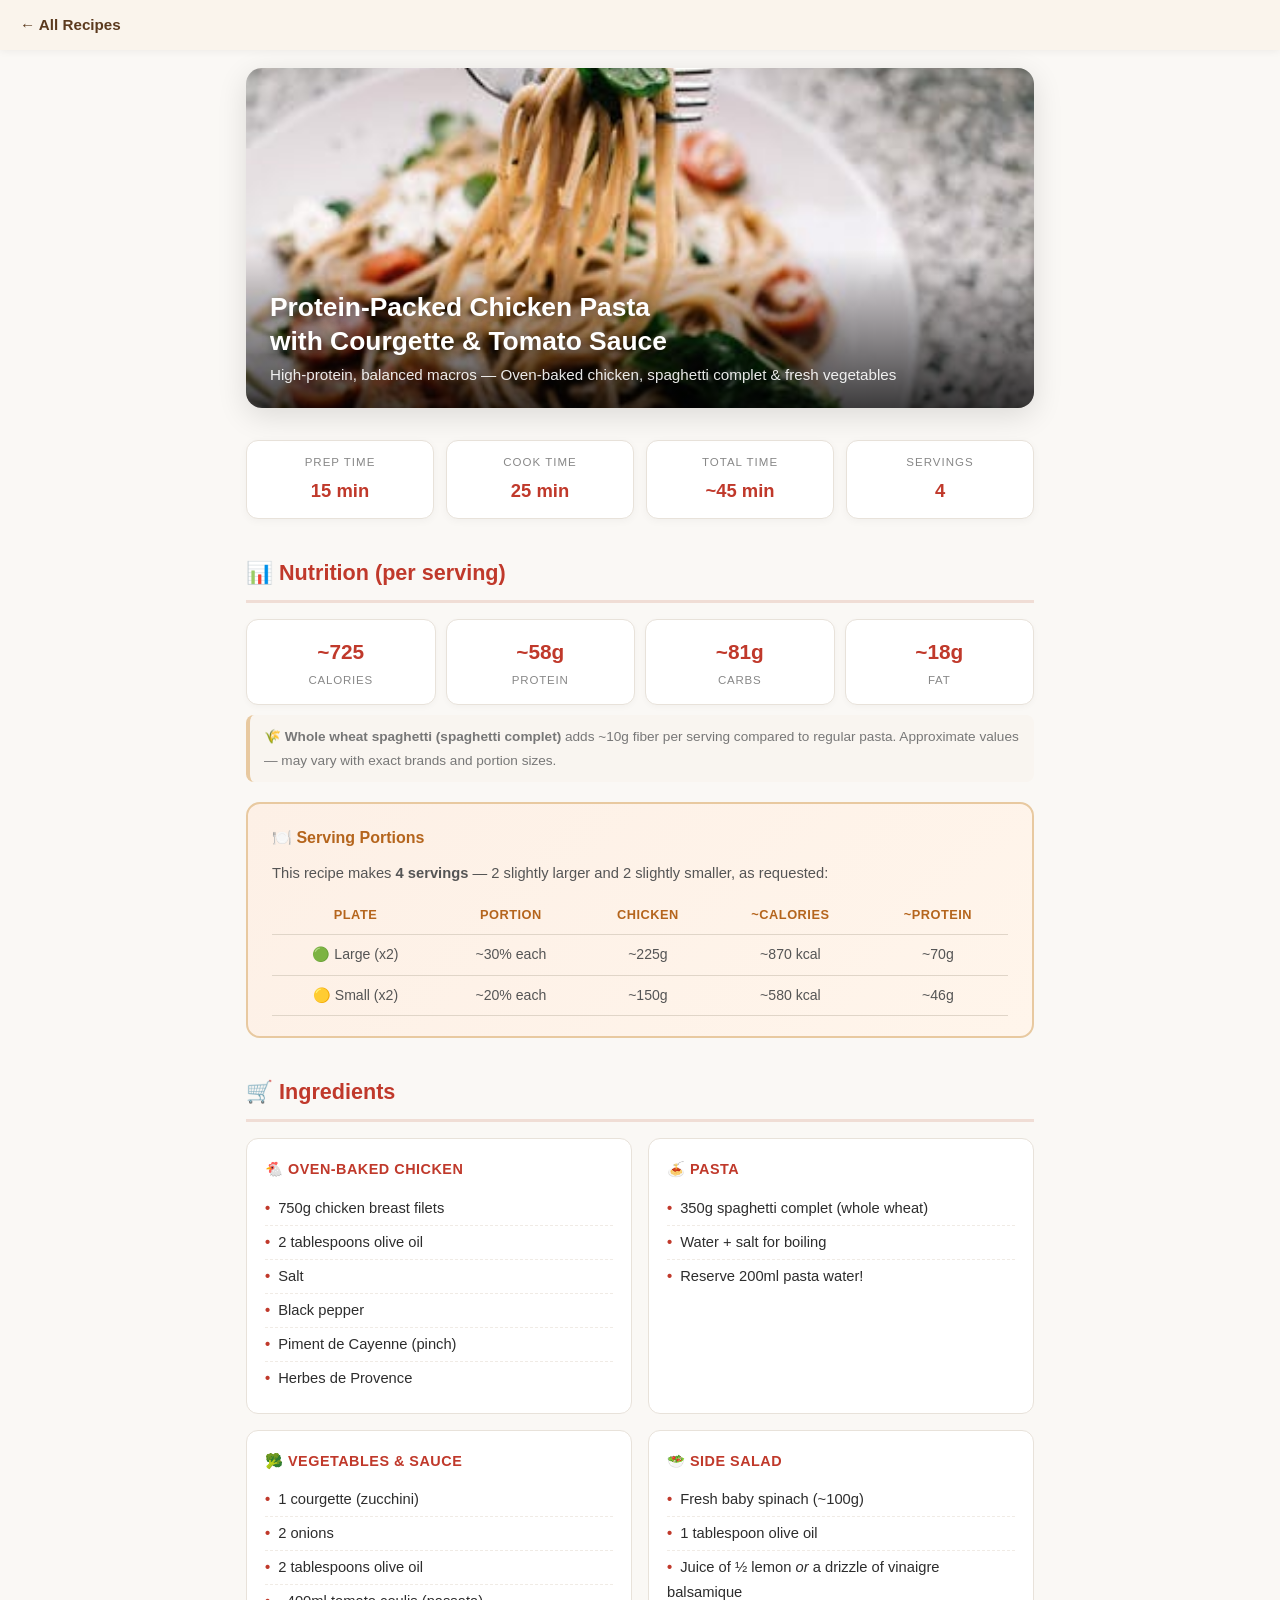
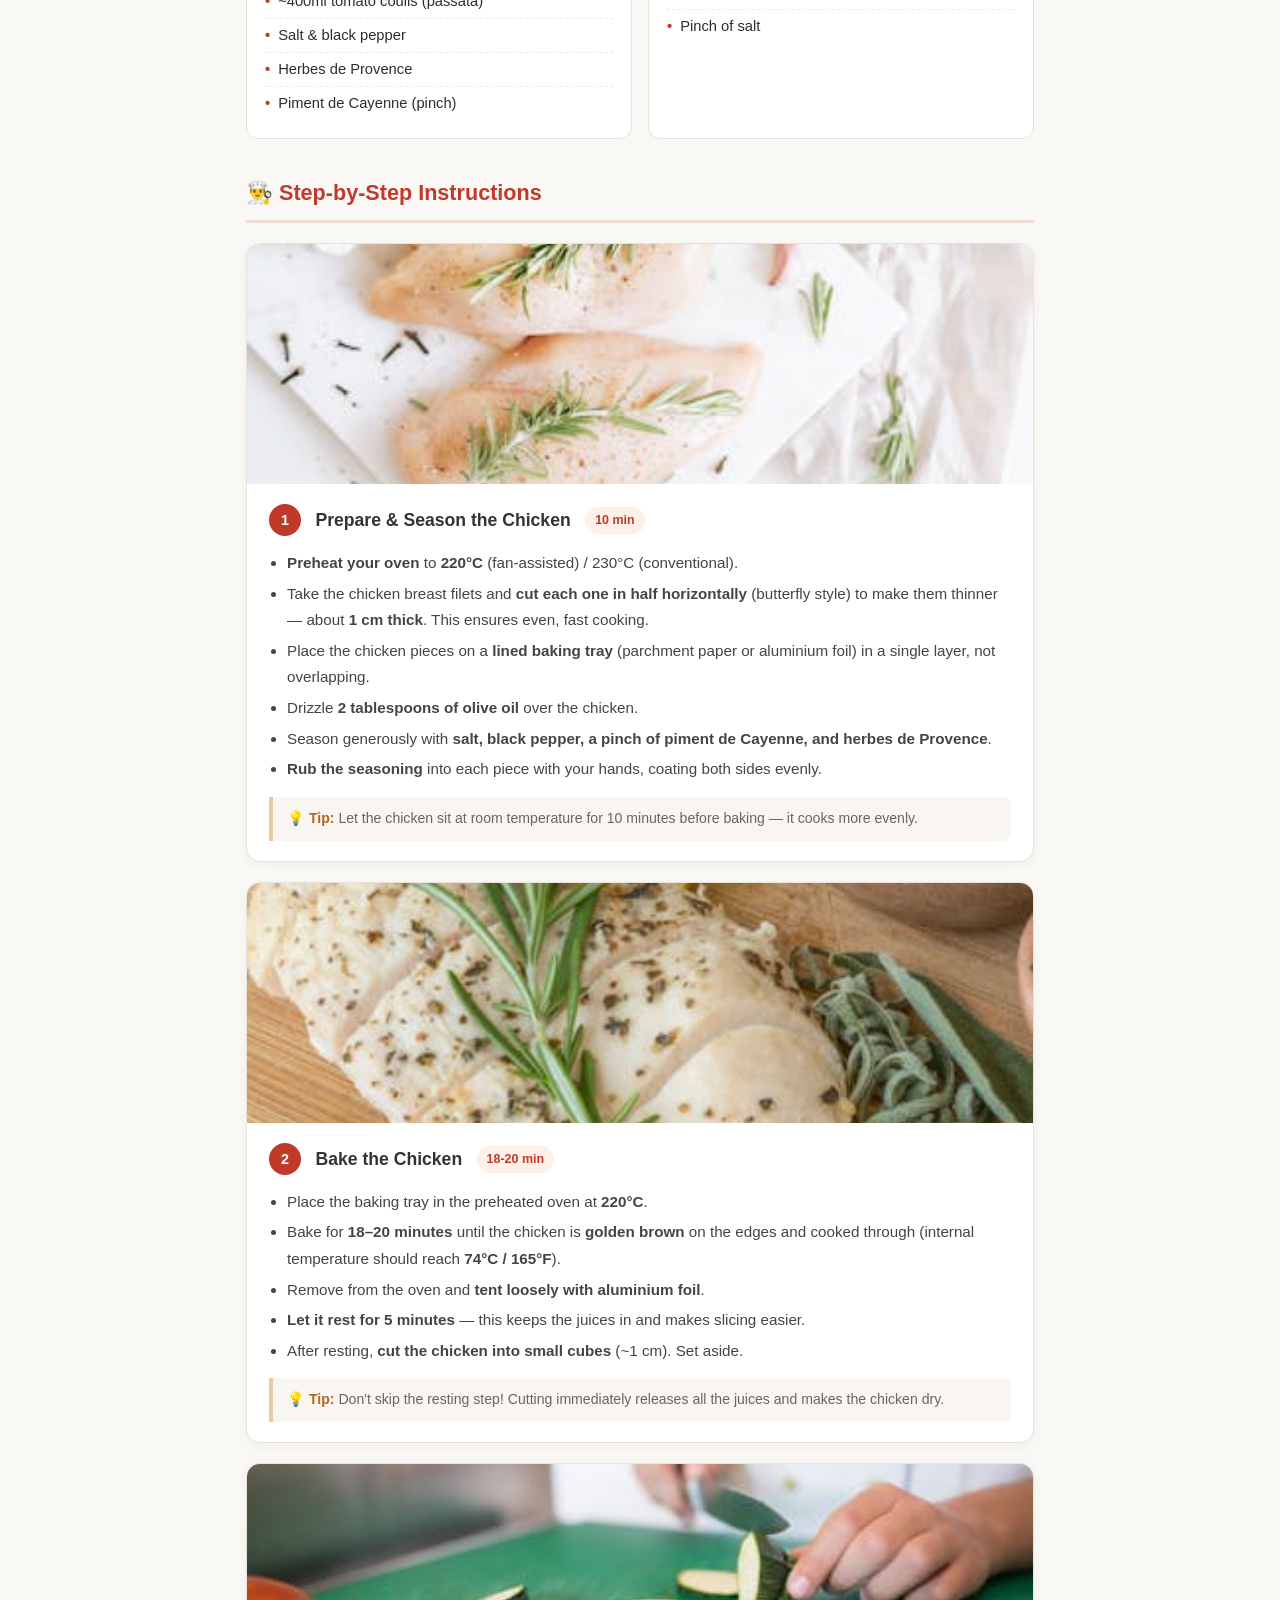
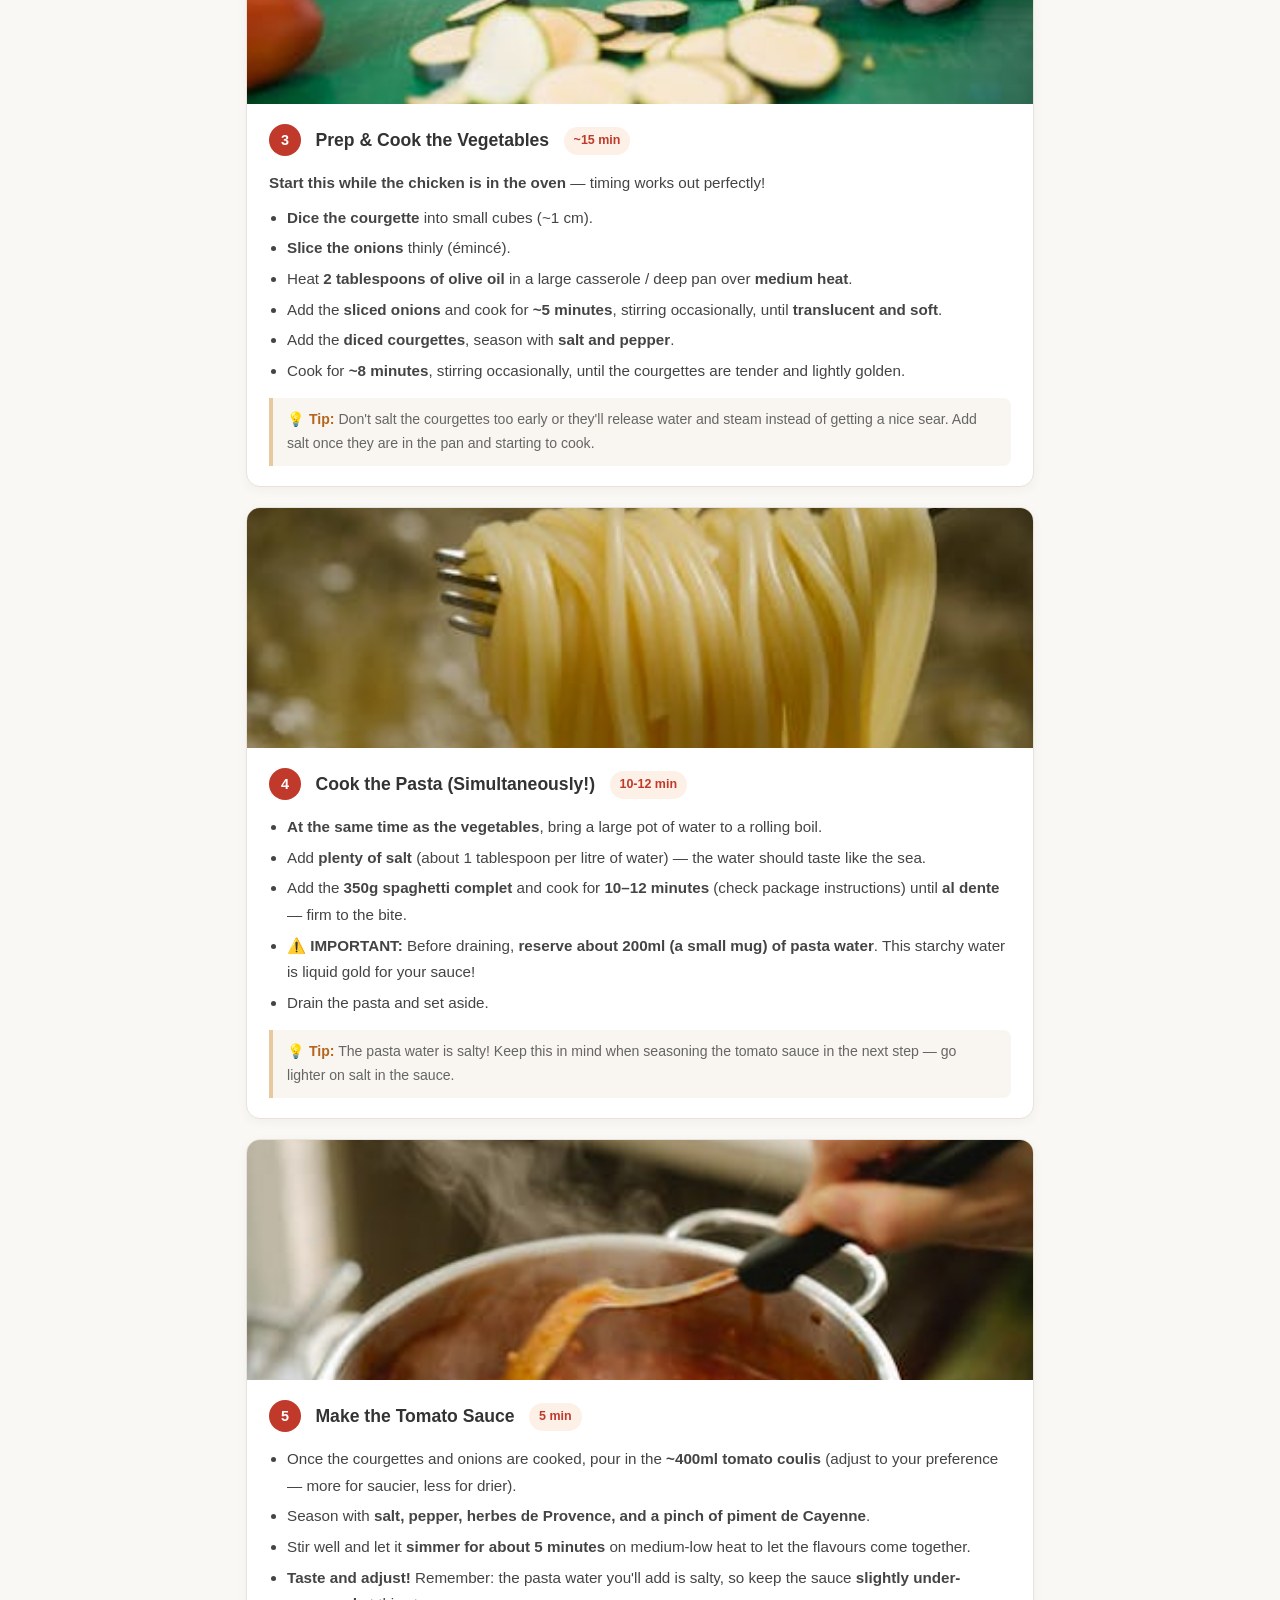
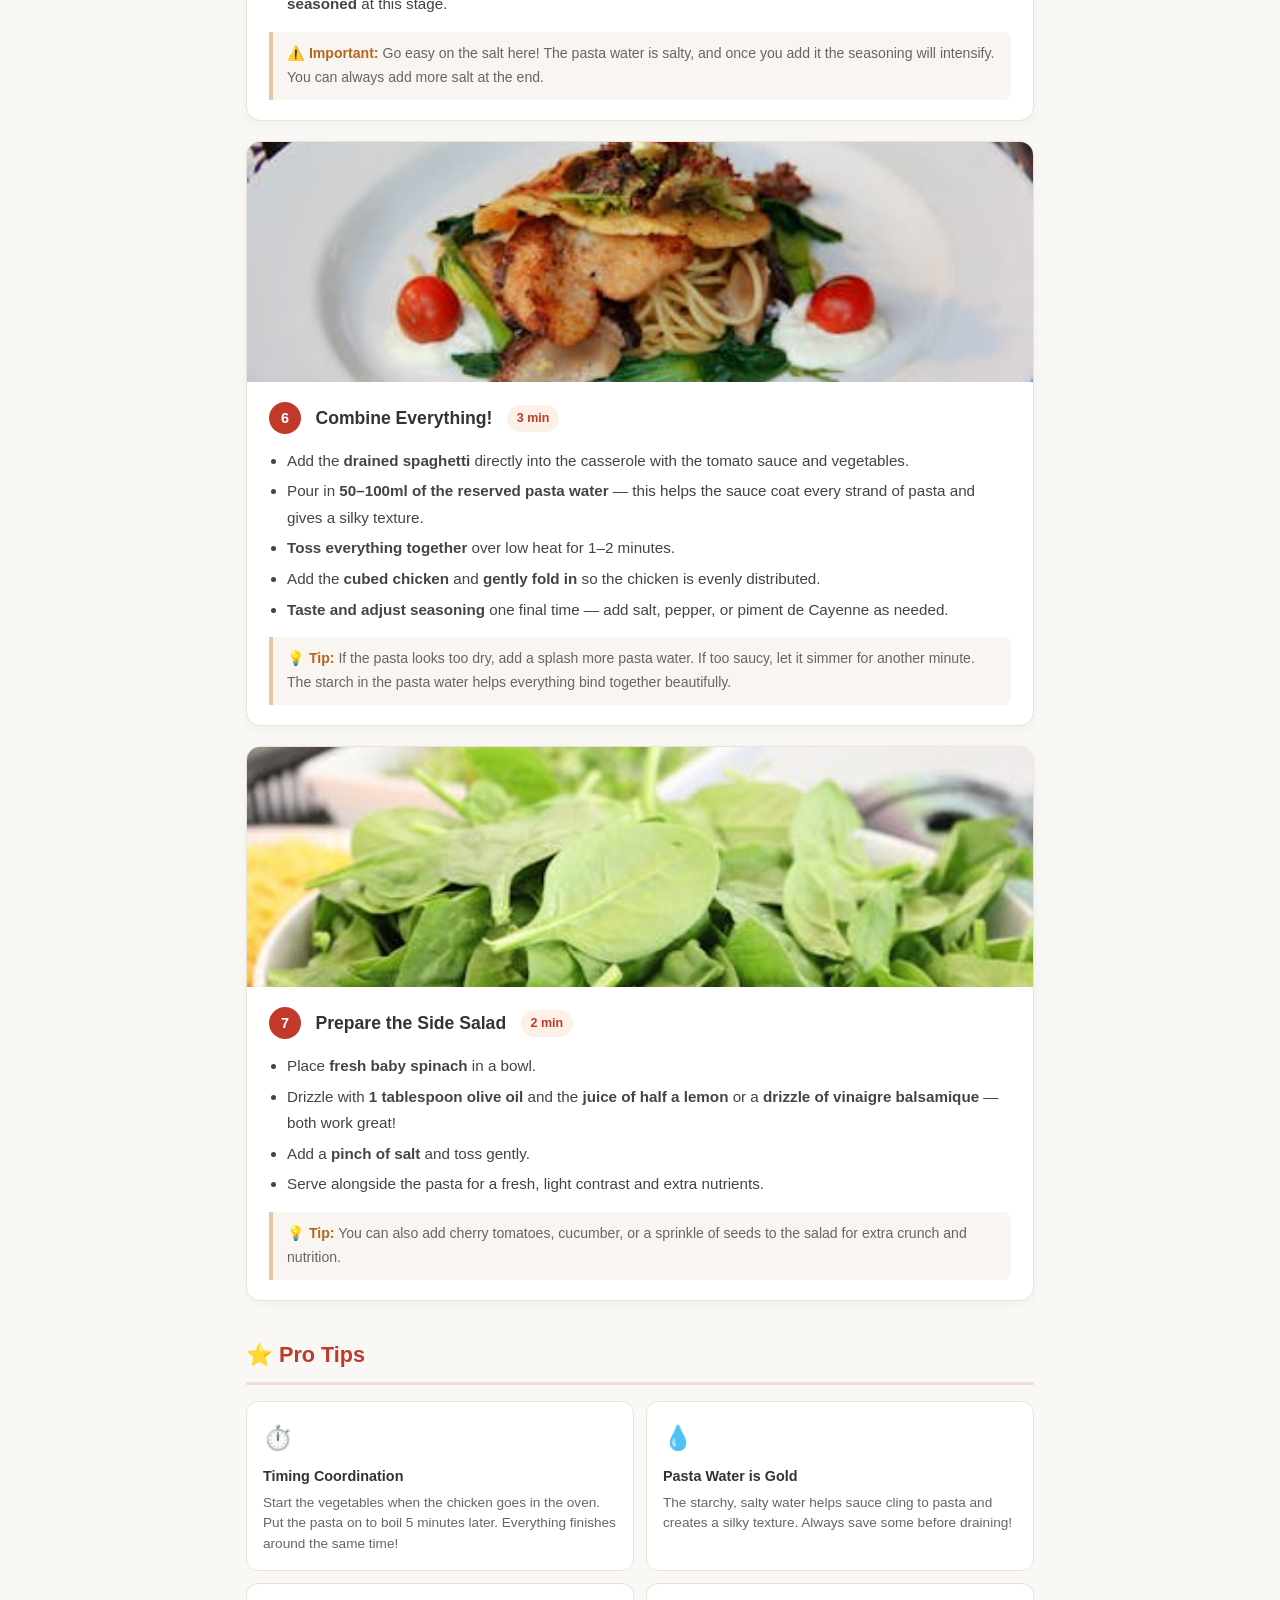
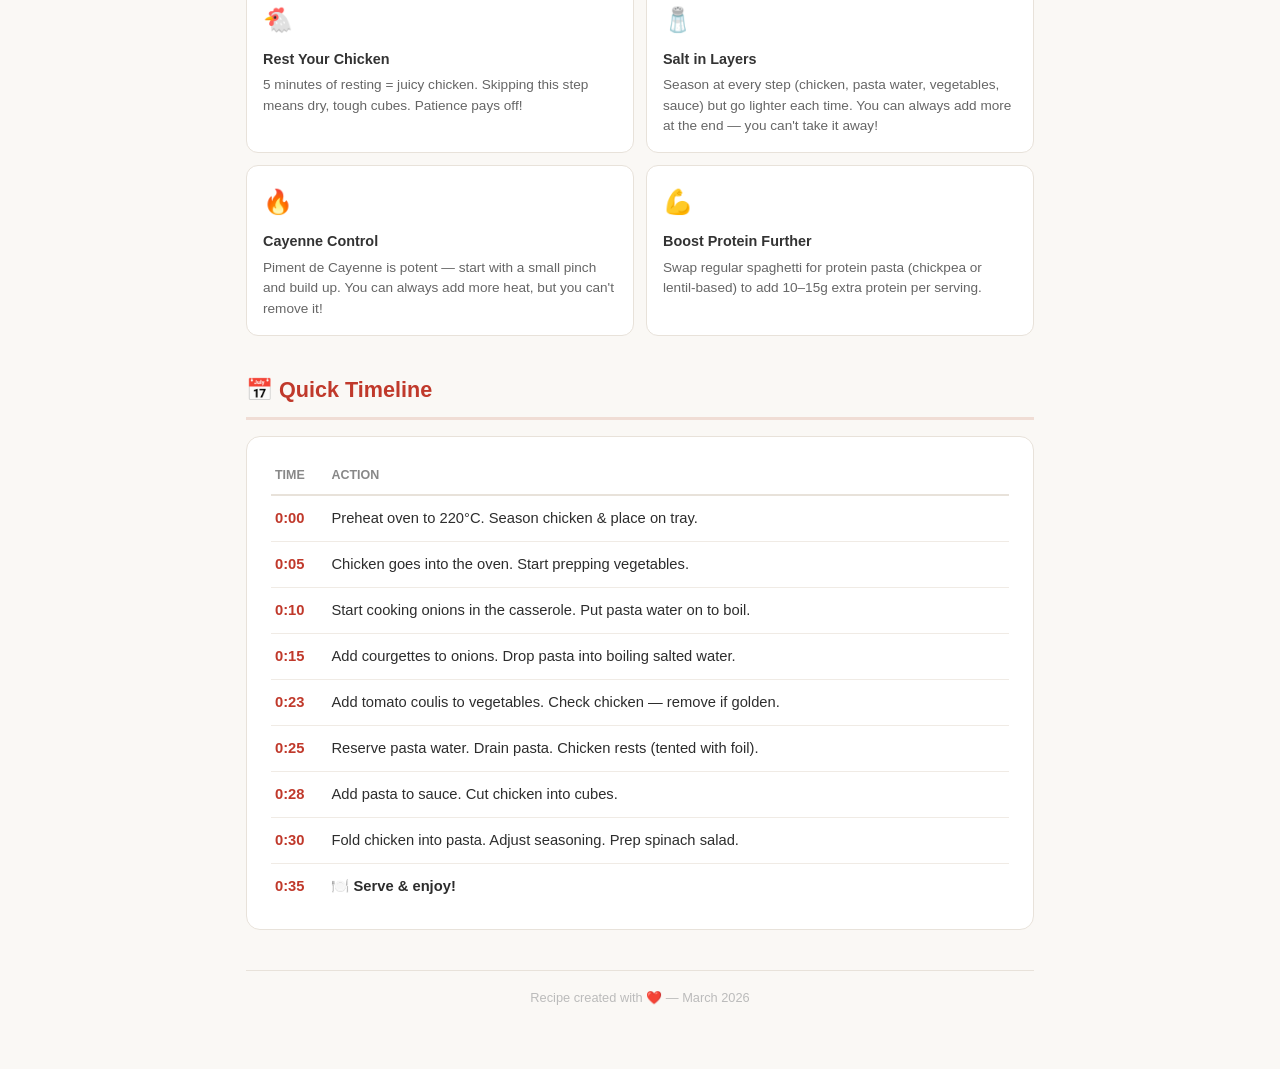
<file: chicken-pasta-recipe.html>
<!DOCTYPE html>
<html lang="en">
<head>
  <meta charset="UTF-8">
  <meta name="viewport" content="width=device-width, initial-scale=1.0">
  <title>Protein-Packed Chicken Pasta with Courgette &amp; Tomato Sauce</title>
  <link rel="stylesheet" href="recipe.css">
  <style>
    :root { --accent: #c0392b; }

    /* Hero uses a real image instead of SVG illustration */
    .hero { height: auto; display: block; }
    .hero img { width: 100%; height: 340px; object-fit: cover; display: block; }
    .hero-overlay { position: absolute; bottom: 0; left: 0; right: 0; padding: 40px 24px 20px; }

    /* Step images are real photos */
    .step-img { width: 100%; height: 240px; object-fit: cover; display: block; }

    /* Timeline table */
    .timeline-wrapper { overflow-x: auto; -webkit-overflow-scrolling: touch; }
    .timeline-wrapper table { min-width: 320px; }

    @media print { .hero img { height: 200px; } .step-img { height: 160px; } }
    @media (max-width: 768px) { .hero img { height: 240px; } }
    @media (max-width: 480px) { .hero img { height: 200px; } .step-img { height: 180px; } }
  </style>
</head>
<body>

  <a class="back-home" href="index.html">All Recipes</a>

  <!-- ===== HERO ===== -->
  <div class="hero">
    <img src="[data-uri]" 
         alt="Chicken pasta with tomato sauce, beautifully plated">
    <div class="hero-overlay">
      <h1>Protein-Packed Chicken Pasta<br>with Courgette &amp; Tomato Sauce</h1>
      <div class="subtitle">High-protein, balanced macros &mdash; Oven-baked chicken, spaghetti complet &amp; fresh vegetables</div>
    </div>
  </div>

  <!-- ===== META BADGES ===== -->
  <div class="meta-row">
    <div class="badge">
      <div class="label">Prep Time</div>
      <div class="value">15 min</div>
    </div>
    <div class="badge">
      <div class="label">Cook Time</div>
      <div class="value">25 min</div>
    </div>
    <div class="badge">
      <div class="label">Total Time</div>
      <div class="value">~45 min</div>
    </div>
    <div class="badge">
      <div class="label">Servings</div>
      <div class="value">4</div>
    </div>
  </div>

  <!-- ===== NUTRITION ===== -->
  <h2>&#x1F4CA; Nutrition (per serving)</h2>
  <div class="nutrition-grid">
    <div class="nutri-card">
      <div class="nutri-val">~725</div>
      <div class="nutri-label">Calories</div>
    </div>
    <div class="nutri-card">
      <div class="nutri-val">~58g</div>
      <div class="nutri-label">Protein</div>
    </div>
    <div class="nutri-card">
      <div class="nutri-val">~81g</div>
      <div class="nutri-label">Carbs</div>
    </div>
    <div class="nutri-card">
      <div class="nutri-val">~18g</div>
      <div class="nutri-label">Fat</div>
    </div>
  </div>
  <div class="nutri-note">
    &#x1F33E; <strong>Whole wheat spaghetti (spaghetti complet)</strong> adds ~10g fiber per serving compared to regular pasta. 
    Approximate values &mdash; may vary with exact brands and portion sizes.
  </div>

  <!-- ===== PORTIONING ===== -->
  <div class="portion-box">
    <h3>&#x1F37D;&#xFE0F; Serving Portions</h3>
    <p>This recipe makes <strong>4 servings</strong> &mdash; 2 slightly larger and 2 slightly smaller, as requested:</p>
    <table class="portion-table">
      <thead>
        <tr>
          <th>Plate</th>
          <th>Portion</th>
          <th>Chicken</th>
          <th>~Calories</th>
          <th>~Protein</th>
        </tr>
      </thead>
      <tbody>
        <tr>
          <td>&#x1F7E2; Large (x2)</td>
          <td>~30% each</td>
          <td>~225g</td>
          <td>~870 kcal</td>
          <td>~70g</td>
        </tr>
        <tr>
          <td>&#x1F7E1; Small (x2)</td>
          <td>~20% each</td>
          <td>~150g</td>
          <td>~580 kcal</td>
          <td>~46g</td>
        </tr>
      </tbody>
    </table>
  </div>

  <!-- ===== INGREDIENTS ===== -->
  <h2>&#x1F6D2; Ingredients</h2>
  <div class="ingredients-section">
    <div class="ingredient-group">
      <h3>&#x1F414; Oven-Baked Chicken</h3>
      <ul>
        <li>750g chicken breast filets</li>
        <li>2 tablespoons olive oil</li>
        <li>Salt</li>
        <li>Black pepper</li>
        <li>Piment de Cayenne (pinch)</li>
        <li>Herbes de Provence</li>
      </ul>
    </div>
    <div class="ingredient-group">
      <h3>&#x1F35D; Pasta</h3>
      <ul>
        <li>350g spaghetti complet (whole wheat)</li>
        <li>Water + salt for boiling</li>
        <li>Reserve 200ml pasta water!</li>
      </ul>
    </div>
    <div class="ingredient-group">
      <h3>&#x1F966; Vegetables &amp; Sauce</h3>
      <ul>
        <li>1 courgette (zucchini)</li>
        <li>2 onions</li>
        <li>2 tablespoons olive oil</li>
        <li>~400ml tomato coulis (passata)</li>
        <li>Salt &amp; black pepper</li>
        <li>Herbes de Provence</li>
        <li>Piment de Cayenne (pinch)</li>
      </ul>
    </div>
    <div class="ingredient-group">
      <h3>&#x1F957; Side Salad</h3>
      <ul>
        <li>Fresh baby spinach (~100g)</li>
        <li>1 tablespoon olive oil</li>
        <li>Juice of &frac12; lemon <em>or</em> a drizzle of vinaigre balsamique</li>
        <li>Pinch of salt</li>
      </ul>
    </div>
  </div>

  <!-- ===== INSTRUCTIONS ===== -->
  <h2>&#x1F468;&#x200D;&#x1F373; Step-by-Step Instructions</h2>

  <!-- STEP 1 -->
  <div class="step">
    <img class="step-img" 
         src="[data-uri]" 
         alt="Seasoned raw chicken breast on a cutting board">
    <div class="step-body">
      <span class="step-number">1</span>
      <span class="step-title">Prepare &amp; Season the Chicken</span>
      <span class="step-time">10 min</span>
      <div class="step-text">
        <ul>
          <li><strong>Preheat your oven</strong> to <strong>220&deg;C</strong> (fan-assisted) / 230&deg;C (conventional).</li>
          <li>Take the chicken breast filets and <strong>cut each one in half horizontally</strong> (butterfly style) to make them thinner &mdash; about <strong>1 cm thick</strong>. This ensures even, fast cooking.</li>
          <li>Place the chicken pieces on a <strong>lined baking tray</strong> (parchment paper or aluminium foil) in a single layer, not overlapping.</li>
          <li>Drizzle <strong>2 tablespoons of olive oil</strong> over the chicken.</li>
          <li>Season generously with <strong>salt, black pepper, a pinch of piment de Cayenne, and herbes de Provence</strong>.</li>
          <li><strong>Rub the seasoning</strong> into each piece with your hands, coating both sides evenly.</li>
        </ul>
      </div>
      <div class="step-tip">
        <strong>&#x1F4A1; Tip:</strong> Let the chicken sit at room temperature for 10 minutes before baking &mdash; it cooks more evenly.
      </div>
    </div>
  </div>

  <!-- STEP 2 -->
  <div class="step">
    <img class="step-img" 
         src="[data-uri]" 
         alt="Herb-crusted chicken breast baking in the oven">
    <div class="step-body">
      <span class="step-number">2</span>
      <span class="step-title">Bake the Chicken</span>
      <span class="step-time">18-20 min</span>
      <div class="step-text">
        <ul>
          <li>Place the baking tray in the preheated oven at <strong>220&deg;C</strong>.</li>
          <li>Bake for <strong>18&ndash;20 minutes</strong> until the chicken is <strong>golden brown</strong> on the edges and cooked through (internal temperature should reach <strong>74&deg;C / 165&deg;F</strong>).</li>
          <li>Remove from the oven and <strong>tent loosely with aluminium foil</strong>.</li>
          <li><strong>Let it rest for 5 minutes</strong> &mdash; this keeps the juices in and makes slicing easier.</li>
          <li>After resting, <strong>cut the chicken into small cubes</strong> (~1 cm). Set aside.</li>
        </ul>
      </div>
      <div class="step-tip">
        <strong>&#x1F4A1; Tip:</strong> Don't skip the resting step! Cutting immediately releases all the juices and makes the chicken dry.
      </div>
    </div>
  </div>

  <!-- STEP 3 -->
  <div class="step">
    <img class="step-img" 
         src="[data-uri]" 
         alt="Chopping vegetables on a cutting board">
    <div class="step-body">
      <span class="step-number">3</span>
      <span class="step-title">Prep &amp; Cook the Vegetables</span>
      <span class="step-time">~15 min</span>
      <div class="step-text">
        <p><strong>Start this while the chicken is in the oven</strong> &mdash; timing works out perfectly!</p>
        <ul>
          <li><strong>Dice the courgette</strong> into small cubes (~1 cm).</li>
          <li><strong>Slice the onions</strong> thinly (&eacute;minc&eacute;).</li>
          <li>Heat <strong>2 tablespoons of olive oil</strong> in a large casserole / deep pan over <strong>medium heat</strong>.</li>
          <li>Add the <strong>sliced onions</strong> and cook for <strong>~5 minutes</strong>, stirring occasionally, until <strong>translucent and soft</strong>.</li>
          <li>Add the <strong>diced courgettes</strong>, season with <strong>salt and pepper</strong>.</li>
          <li>Cook for <strong>~8 minutes</strong>, stirring occasionally, until the courgettes are tender and lightly golden.</li>
        </ul>
      </div>
      <div class="step-tip">
        <strong>&#x1F4A1; Tip:</strong> Don't salt the courgettes too early or they'll release water and steam instead of getting a nice sear. Add salt once they are in the pan and starting to cook.
      </div>
    </div>
  </div>

  <!-- STEP 4 -->
  <div class="step">
    <img class="step-img" 
         src="[data-uri]" 
         alt="Pasta cooking in a pot of boiling water">
    <div class="step-body">
      <span class="step-number">4</span>
      <span class="step-title">Cook the Pasta (Simultaneously!)</span>
      <span class="step-time">10-12 min</span>
      <div class="step-text">
        <ul>
          <li><strong>At the same time as the vegetables</strong>, bring a large pot of water to a rolling boil.</li>
          <li>Add <strong>plenty of salt</strong> (about 1 tablespoon per litre of water) &mdash; the water should taste like the sea.</li>
          <li>Add the <strong>350g spaghetti complet</strong> and cook for <strong>10&ndash;12 minutes</strong> (check package instructions) until <strong>al dente</strong> &mdash; firm to the bite.</li>
          <li>&#x26A0;&#xFE0F; <strong>IMPORTANT:</strong> Before draining, <strong>reserve about 200ml (a small mug) of pasta water</strong>. This starchy water is liquid gold for your sauce!</li>
          <li>Drain the pasta and set aside.</li>
        </ul>
      </div>
      <div class="step-tip">
        <strong>&#x1F4A1; Tip:</strong> The pasta water is salty! Keep this in mind when seasoning the tomato sauce in the next step &mdash; go lighter on salt in the sauce.
      </div>
    </div>
  </div>

  <!-- STEP 5 -->
  <div class="step">
    <img class="step-img" 
         src="[data-uri]" 
         alt="Tomato sauce simmering in a pan with a wooden spoon">
    <div class="step-body">
      <span class="step-number">5</span>
      <span class="step-title">Make the Tomato Sauce</span>
      <span class="step-time">5 min</span>
      <div class="step-text">
        <ul>
          <li>Once the courgettes and onions are cooked, pour in the <strong>~400ml tomato coulis</strong> (adjust to your preference &mdash; more for saucier, less for drier).</li>
          <li>Season with <strong>salt, pepper, herbes de Provence, and a pinch of piment de Cayenne</strong>.</li>
          <li>Stir well and let it <strong>simmer for about 5 minutes</strong> on medium-low heat to let the flavours come together.</li>
          <li><strong>Taste and adjust!</strong> Remember: the pasta water you'll add is salty, so keep the sauce <strong>slightly under-seasoned</strong> at this stage.</li>
        </ul>
      </div>
      <div class="step-tip">
        <strong>&#x26A0;&#xFE0F; Important:</strong> Go easy on the salt here! The pasta water is salty, and once you add it the seasoning will intensify. You can always add more salt at the end.
      </div>
    </div>
  </div>

  <!-- STEP 6 -->
  <div class="step">
    <img class="step-img" 
         src="[data-uri]" 
         alt="Chicken pasta with tomato sauce plated beautifully">
    <div class="step-body">
      <span class="step-number">6</span>
      <span class="step-title">Combine Everything!</span>
      <span class="step-time">3 min</span>
      <div class="step-text">
        <ul>
          <li>Add the <strong>drained spaghetti</strong> directly into the casserole with the tomato sauce and vegetables.</li>
          <li>Pour in <strong>50&ndash;100ml of the reserved pasta water</strong> &mdash; this helps the sauce coat every strand of pasta and gives a silky texture.</li>
          <li><strong>Toss everything together</strong> over low heat for 1&ndash;2 minutes.</li>
          <li>Add the <strong>cubed chicken</strong> and <strong>gently fold in</strong> so the chicken is evenly distributed.</li>
          <li><strong>Taste and adjust seasoning</strong> one final time &mdash; add salt, pepper, or piment de Cayenne as needed.</li>
        </ul>
      </div>
      <div class="step-tip">
        <strong>&#x1F4A1; Tip:</strong> If the pasta looks too dry, add a splash more pasta water. If too saucy, let it simmer for another minute. The starch in the pasta water helps everything bind together beautifully.
      </div>
    </div>
  </div>

  <!-- STEP 7 -->
  <div class="step">
    <img class="step-img" 
         src="[data-uri]" 
         alt="Fresh spinach leaves in a bowl">
    <div class="step-body">
      <span class="step-number">7</span>
      <span class="step-title">Prepare the Side Salad</span>
      <span class="step-time">2 min</span>
      <div class="step-text">
        <ul>
          <li>Place <strong>fresh baby spinach</strong> in a bowl.</li>
          <li>Drizzle with <strong>1 tablespoon olive oil</strong> and the <strong>juice of half a lemon</strong> or a <strong>drizzle of vinaigre balsamique</strong> &mdash; both work great!</li>
          <li>Add a <strong>pinch of salt</strong> and toss gently.</li>
          <li>Serve alongside the pasta for a fresh, light contrast and extra nutrients.</li>
        </ul>
      </div>
      <div class="step-tip">
        <strong>&#x1F4A1; Tip:</strong> You can also add cherry tomatoes, cucumber, or a sprinkle of seeds to the salad for extra crunch and nutrition.
      </div>
    </div>
  </div>

  <!-- ===== PRO TIPS ===== -->
  <h2>&#x2B50; Pro Tips</h2>
  <div class="tips-grid">
    <div class="tip-card">
      <div class="tip-icon">&#x23F1;&#xFE0F;</div>
      <div class="tip-title">Timing Coordination</div>
      <div class="tip-desc">Start the vegetables when the chicken goes in the oven. Put the pasta on to boil 5 minutes later. Everything finishes around the same time!</div>
    </div>
    <div class="tip-card">
      <div class="tip-icon">&#x1F4A7;</div>
      <div class="tip-title">Pasta Water is Gold</div>
      <div class="tip-desc">The starchy, salty water helps sauce cling to pasta and creates a silky texture. Always save some before draining!</div>
    </div>
    <div class="tip-card">
      <div class="tip-icon">&#x1F414;</div>
      <div class="tip-title">Rest Your Chicken</div>
      <div class="tip-desc">5 minutes of resting = juicy chicken. Skipping this step means dry, tough cubes. Patience pays off!</div>
    </div>
    <div class="tip-card">
      <div class="tip-icon">&#x1F9C2;</div>
      <div class="tip-title">Salt in Layers</div>
      <div class="tip-desc">Season at every step (chicken, pasta water, vegetables, sauce) but go lighter each time. You can always add more at the end &mdash; you can't take it away!</div>
    </div>
    <div class="tip-card">
      <div class="tip-icon">&#x1F525;</div>
      <div class="tip-title">Cayenne Control</div>
      <div class="tip-desc">Piment de Cayenne is potent &mdash; start with a small pinch and build up. You can always add more heat, but you can't remove it!</div>
    </div>
    <div class="tip-card">
      <div class="tip-icon">&#x1F4AA;</div>
      <div class="tip-title">Boost Protein Further</div>
      <div class="tip-desc">Swap regular spaghetti for protein pasta (chickpea or lentil-based) to add 10&ndash;15g extra protein per serving.</div>
    </div>
  </div>

  <!-- ===== TIMELINE ===== -->
  <h2>&#x1F4C5; Quick Timeline</h2>
  <div class="timeline-wrapper" style="background: #fff; border-radius: 14px; border: 1px solid #e8e2da; padding: 20px 24px; margin-top: 12px; overflow-x: auto; -webkit-overflow-scrolling: touch;">
    <table style="width: 100%; border-collapse: collapse; font-size: 0.92rem; min-width: 300px;">
      <thead>
        <tr style="border-bottom: 2px solid #e8e2da;">
          <th style="text-align: left; padding: 8px 4px; color: #888; font-size: 0.78rem; text-transform: uppercase;">Time</th>
          <th style="text-align: left; padding: 8px 4px; color: #888; font-size: 0.78rem; text-transform: uppercase;">Action</th>
        </tr>
      </thead>
      <tbody>
        <tr style="border-bottom: 1px solid #f0ebe5;">
          <td style="padding: 10px 4px; font-weight: 700; color: #c0392b; white-space: nowrap;">0:00</td>
          <td style="padding: 10px 4px;">Preheat oven to 220&deg;C. Season chicken &amp; place on tray.</td>
        </tr>
        <tr style="border-bottom: 1px solid #f0ebe5;">
          <td style="padding: 10px 4px; font-weight: 700; color: #c0392b; white-space: nowrap;">0:05</td>
          <td style="padding: 10px 4px;">Chicken goes into the oven. Start prepping vegetables.</td>
        </tr>
        <tr style="border-bottom: 1px solid #f0ebe5;">
          <td style="padding: 10px 4px; font-weight: 700; color: #c0392b; white-space: nowrap;">0:10</td>
          <td style="padding: 10px 4px;">Start cooking onions in the casserole. Put pasta water on to boil.</td>
        </tr>
        <tr style="border-bottom: 1px solid #f0ebe5;">
          <td style="padding: 10px 4px; font-weight: 700; color: #c0392b; white-space: nowrap;">0:15</td>
          <td style="padding: 10px 4px;">Add courgettes to onions. Drop pasta into boiling salted water.</td>
        </tr>
        <tr style="border-bottom: 1px solid #f0ebe5;">
          <td style="padding: 10px 4px; font-weight: 700; color: #c0392b; white-space: nowrap;">0:23</td>
          <td style="padding: 10px 4px;">Add tomato coulis to vegetables. Check chicken &mdash; remove if golden.</td>
        </tr>
        <tr style="border-bottom: 1px solid #f0ebe5;">
          <td style="padding: 10px 4px; font-weight: 700; color: #c0392b; white-space: nowrap;">0:25</td>
          <td style="padding: 10px 4px;">Reserve pasta water. Drain pasta. Chicken rests (tented with foil).</td>
        </tr>
        <tr style="border-bottom: 1px solid #f0ebe5;">
          <td style="padding: 10px 4px; font-weight: 700; color: #c0392b; white-space: nowrap;">0:28</td>
          <td style="padding: 10px 4px;">Add pasta to sauce. Cut chicken into cubes.</td>
        </tr>
        <tr style="border-bottom: 1px solid #f0ebe5;">
          <td style="padding: 10px 4px; font-weight: 700; color: #c0392b; white-space: nowrap;">0:30</td>
          <td style="padding: 10px 4px;">Fold chicken into pasta. Adjust seasoning. Prep spinach salad.</td>
        </tr>
        <tr>
          <td style="padding: 10px 4px; font-weight: 700; color: #c0392b; white-space: nowrap;">0:35</td>
          <td style="padding: 10px 4px;">&#x1F37D;&#xFE0F; <strong>Serve &amp; enjoy!</strong></td>
        </tr>
      </tbody>
    </table>
  </div>

  <!-- ===== FOOTER ===== -->
  <div class="footer">
    <p>Recipe created with &#x2764;&#xFE0F; &mdash; March 2026</p>
  </div>

</body>
</html>
</file>
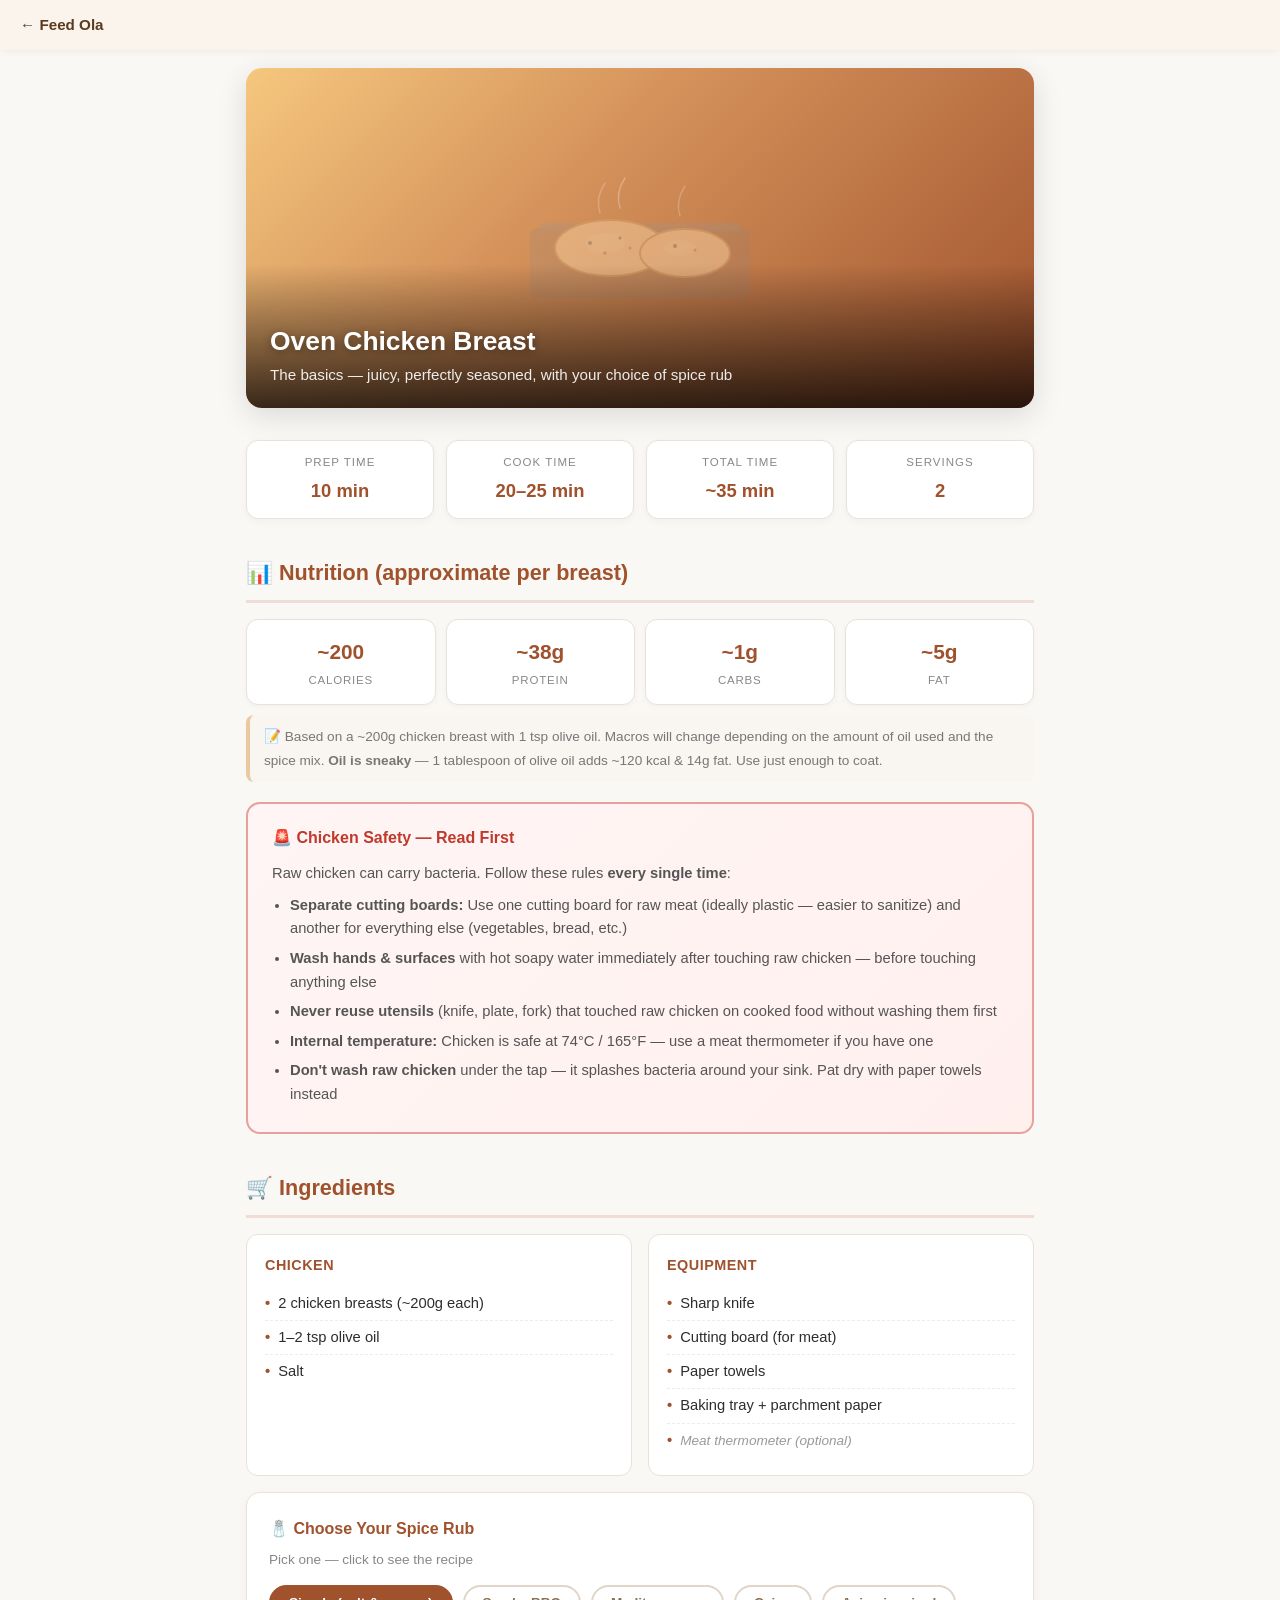
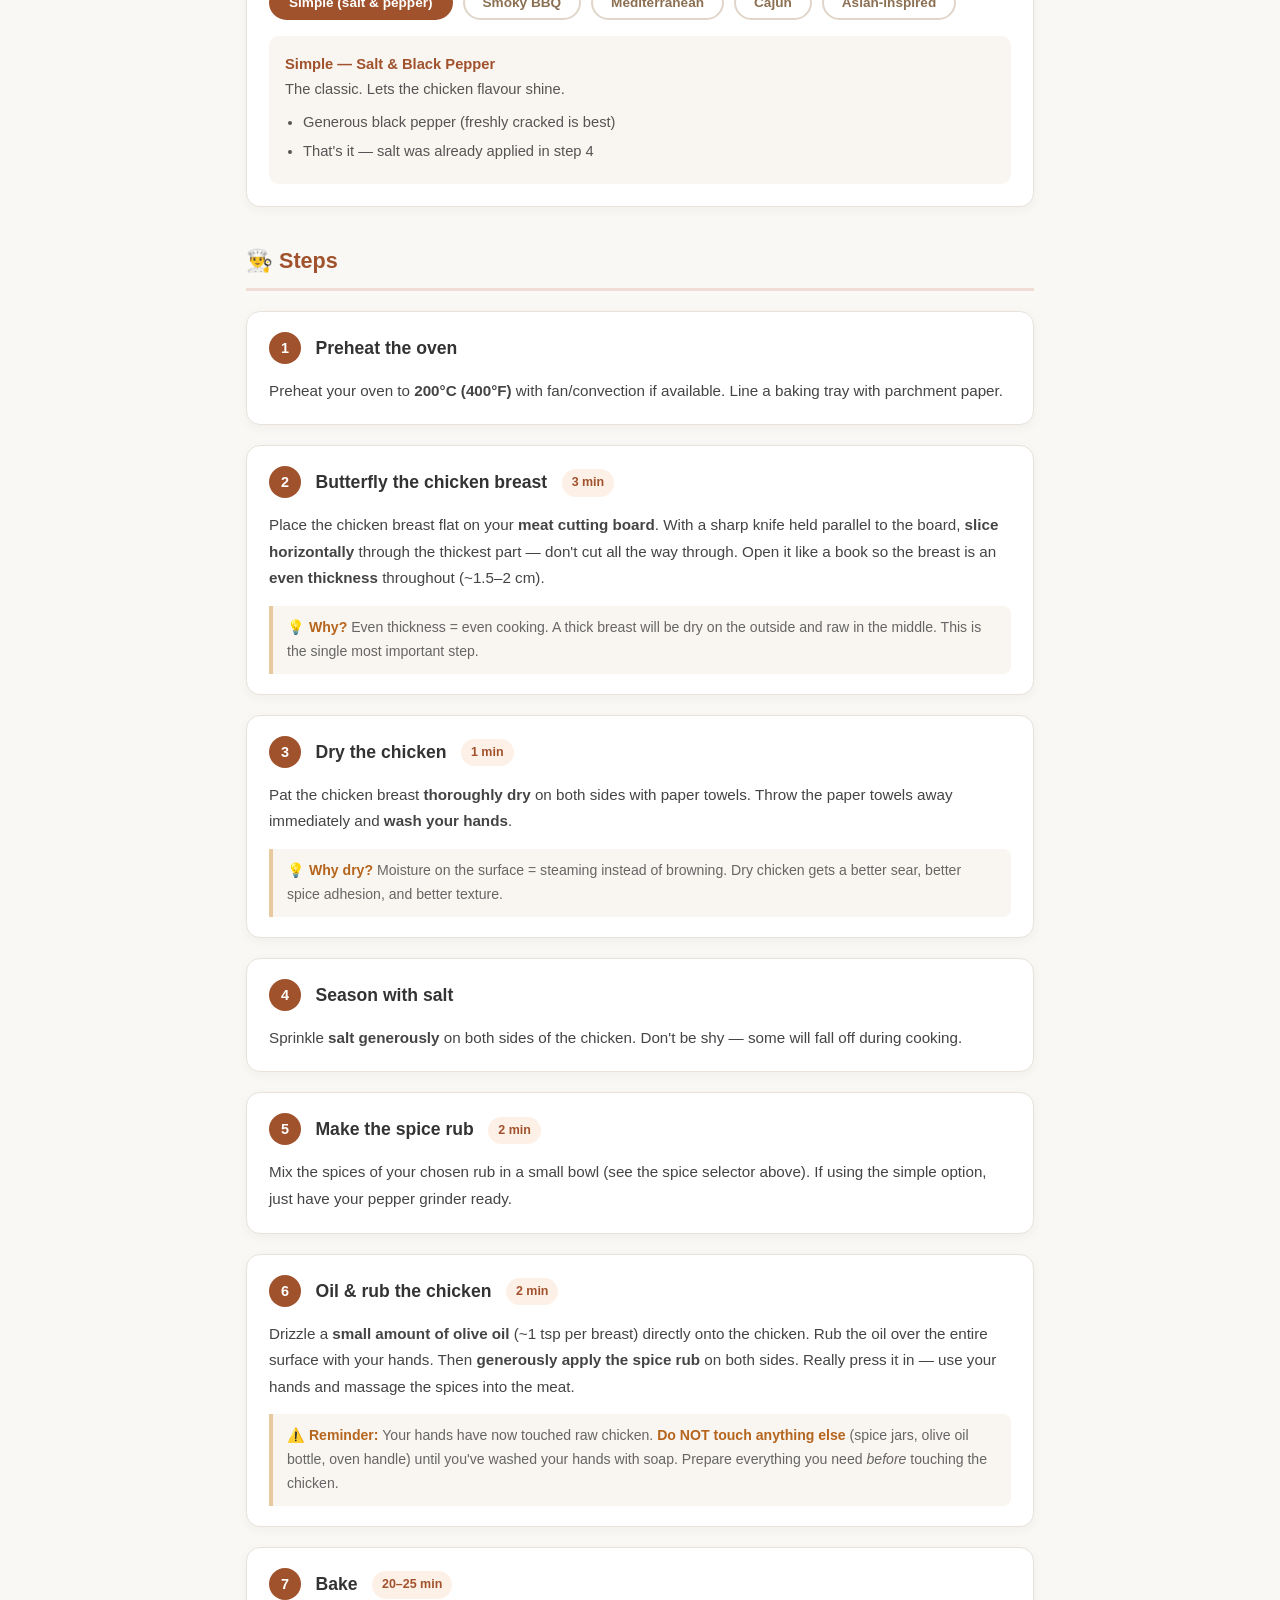
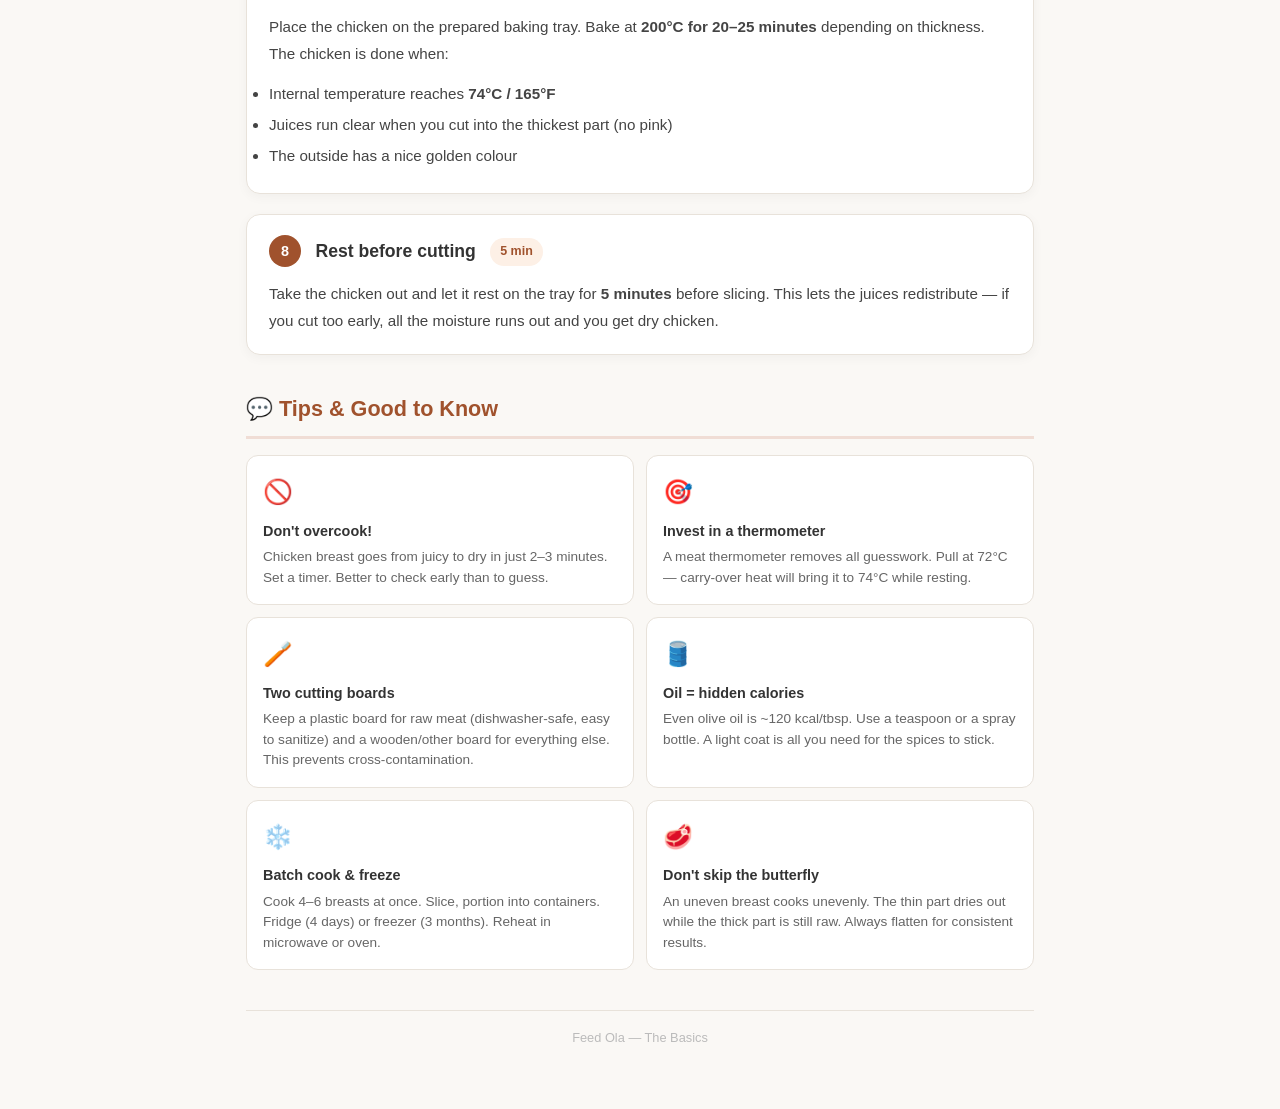
<file: oven-chicken-breast-recipe.html>
<!DOCTYPE html>
<html lang="en">
<head>
  <meta charset="UTF-8">
  <meta name="viewport" content="width=device-width, initial-scale=1.0">
  <title>Oven Chicken Breast &mdash; The Basics</title>
  <link rel="stylesheet" href="recipe.css">
  <style>
    :root { --accent: #a0522d; }
    .hero { background: linear-gradient(135deg, #f5c77e 0%, #d4915a 40%, #a0522d 100%); }

    /* ===== SPICE MIX SELECTOR (page-specific) ===== */
    .spice-selector {
      background: #fff;
      border-radius: 14px;
      padding: 22px;
      margin-top: 16px;
      border: 1px solid #e8e2da;
      box-shadow: 0 3px 12px rgba(0,0,0,0.04);
    }
    .spice-selector h3 { color: var(--accent); margin: 0 0 6px; font-size: 1rem; }
    .spice-selector p { color: #888; font-size: 0.85rem; margin-bottom: 14px; }
    .spice-options { display: flex; flex-wrap: wrap; gap: 10px; margin-bottom: 16px; }
    .spice-btn {
      padding: 8px 18px;
      font-size: 0.85rem;
      font-weight: 600;
      font-family: inherit;
      border: 2px solid #e0d5c8;
      border-radius: 50px;
      background: transparent;
      color: #8B6F52;
      cursor: pointer;
      transition: all 0.25s;
    }
    .spice-btn:hover { border-color: var(--accent); }
    .spice-btn.active { background: var(--accent); border-color: var(--accent); color: #fff; }
    .spice-detail {
      background: #f9f5f0;
      border-radius: 10px;
      padding: 16px;
      font-size: 0.92rem;
      color: #555;
      line-height: 1.7;
      min-height: 60px;
    }
    .spice-detail ul { margin: 8px 0 0 18px; }
    .spice-detail li { margin-bottom: 4px; }
    .spice-detail strong { color: var(--accent); }

    @media (max-width: 768px) { .spice-selector { padding: 16px; } }
    @media (max-width: 480px) { .spice-options { gap: 8px; } .spice-btn { padding: 6px 14px; font-size: 0.8rem; } }
  </style>
</head>
<body>

  <a class="back-home" href="index.html">Feed Ola</a>

  <!-- ===== HERO ===== -->
  <div class="hero">
    <div class="hero-illustration">
      <svg viewBox="0 0 280 200" xmlns="http://www.w3.org/2000/svg">
        <!-- Baking tray -->
        <rect x="30" y="100" width="220" height="70" rx="8" fill="#888" opacity="0.3"/>
        <rect x="40" y="95" width="200" height="8" rx="4" fill="#999" opacity="0.4"/>
        <!-- Chicken breast 1 -->
        <ellipse cx="110" cy="120" rx="55" ry="28" fill="#f0c99a" stroke="#d4a06a" stroke-width="2"/>
        <ellipse cx="105" cy="115" rx="20" ry="10" fill="#f5d5a8" opacity="0.5"/>
        <!-- Chicken breast 2 -->
        <ellipse cx="185" cy="125" rx="45" ry="24" fill="#f0c99a" stroke="#d4a06a" stroke-width="2"/>
        <ellipse cx="180" cy="120" rx="16" ry="8" fill="#f5d5a8" opacity="0.5"/>
        <!-- Spice specks -->
        <circle cx="90" cy="115" r="2" fill="#333" opacity="0.4"/>
        <circle cx="120" cy="110" r="1.5" fill="#333" opacity="0.4"/>
        <circle cx="105" cy="125" r="1.8" fill="#c0392b" opacity="0.4"/>
        <circle cx="130" cy="120" r="1.5" fill="#c0392b" opacity="0.4"/>
        <circle cx="175" cy="118" r="2" fill="#333" opacity="0.4"/>
        <circle cx="195" cy="122" r="1.5" fill="#c0392b" opacity="0.4"/>
        <!-- Steam -->
        <path d="M 100 85 Q 95 70 105 55" stroke="#fff" stroke-width="1.5" fill="none" opacity="0.4" stroke-linecap="round"/>
        <path d="M 120 80 Q 115 65 125 50" stroke="#fff" stroke-width="1.5" fill="none" opacity="0.5" stroke-linecap="round"/>
        <path d="M 180 88 Q 175 73 185 58" stroke="#fff" stroke-width="1.5" fill="none" opacity="0.4" stroke-linecap="round"/>
      </svg>
    </div>
    <div class="hero-overlay">
      <h1>Oven Chicken Breast</h1>
      <div class="subtitle">The basics &mdash; juicy, perfectly seasoned, with your choice of spice rub</div>
    </div>
  </div>

  <!-- ===== META BADGES ===== -->
  <div class="meta-row">
    <div class="badge">
      <div class="label">Prep Time</div>
      <div class="value">10 min</div>
    </div>
    <div class="badge">
      <div class="label">Cook Time</div>
      <div class="value">20–25 min</div>
    </div>
    <div class="badge">
      <div class="label">Total Time</div>
      <div class="value">~35 min</div>
    </div>
    <div class="badge">
      <div class="label">Servings</div>
      <div class="value">2</div>
    </div>
  </div>

  <!-- ===== NUTRITION ===== -->
  <h2>&#x1F4CA; Nutrition (approximate per breast)</h2>
  <div class="nutrition-grid">
    <div class="nutri-card">
      <div class="nutri-val">~200</div>
      <div class="nutri-label">Calories</div>
    </div>
    <div class="nutri-card">
      <div class="nutri-val">~38g</div>
      <div class="nutri-label">Protein</div>
    </div>
    <div class="nutri-card">
      <div class="nutri-val">~1g</div>
      <div class="nutri-label">Carbs</div>
    </div>
    <div class="nutri-card">
      <div class="nutri-val">~5g</div>
      <div class="nutri-label">Fat</div>
    </div>
  </div>
  <div class="nutri-note">
    &#x1F4DD; Based on a ~200g chicken breast with 1 tsp olive oil. Macros will change depending on the amount of oil used and the spice mix.
    <strong>Oil is sneaky</strong> &mdash; 1 tablespoon of olive oil adds ~120 kcal &amp; 14g fat. Use just enough to coat.
  </div>

  <!-- ===== FOOD SAFETY ===== -->
  <div class="safety-box">
    <h3>&#x1F6A8; Chicken Safety &mdash; Read First</h3>
    <p>Raw chicken can carry bacteria. Follow these rules <strong>every single time</strong>:</p>
    <ul>
      <li><strong>Separate cutting boards:</strong> Use one cutting board for raw meat (ideally plastic &mdash; easier to sanitize) and another for everything else (vegetables, bread, etc.)</li>
      <li><strong>Wash hands &amp; surfaces</strong> with hot soapy water immediately after touching raw chicken &mdash; before touching anything else</li>
      <li><strong>Never reuse utensils</strong> (knife, plate, fork) that touched raw chicken on cooked food without washing them first</li>
      <li><strong>Internal temperature:</strong> Chicken is safe at 74°C / 165°F &mdash; use a meat thermometer if you have one</li>
      <li><strong>Don't wash raw chicken</strong> under the tap &mdash; it splashes bacteria around your sink. Pat dry with paper towels instead</li>
    </ul>
  </div>

  <!-- ===== INGREDIENTS ===== -->
  <h2>&#x1F6D2; Ingredients</h2>
  <div class="ingredients-section">
    <div class="ingredient-group">
      <h3>Chicken</h3>
      <ul>
        <li>2 chicken breasts (~200g each)</li>
        <li>1–2 tsp olive oil</li>
        <li>Salt</li>
      </ul>
    </div>
    <div class="ingredient-group">
      <h3>Equipment</h3>
      <ul>
        <li>Sharp knife</li>
        <li>Cutting board (for meat)</li>
        <li>Paper towels</li>
        <li>Baking tray + parchment paper</li>
        <li><span class="optional">Meat thermometer (optional)</span></li>
      </ul>
    </div>
  </div>

  <!-- ===== SPICE MIX SELECTOR ===== -->
  <div class="spice-selector">
    <h3>&#x1F9C2; Choose Your Spice Rub</h3>
    <p>Pick one &mdash; click to see the recipe</p>
    <div class="spice-options" id="spiceOptions">
      <button class="spice-btn active" data-spice="simple">Simple (salt &amp; pepper)</button>
      <button class="spice-btn" data-spice="smoky">Smoky BBQ</button>
      <button class="spice-btn" data-spice="mediterranean">Mediterranean</button>
      <button class="spice-btn" data-spice="cajun">Cajun</button>
      <button class="spice-btn" data-spice="asian">Asian-inspired</button>
    </div>
    <div class="spice-detail" id="spiceDetail"></div>
  </div>

  <!-- ===== STEPS ===== -->
  <h2>&#x1F468;&#x200D;&#x1F373; Steps</h2>

  <div class="step">
    <div class="step-body">
      <span class="step-number">1</span>
      <span class="step-title">Preheat the oven</span>
      <p class="step-text">
        Preheat your oven to <strong>200°C (400°F)</strong> with fan/convection if available. Line a baking tray with parchment paper.
      </p>
    </div>
  </div>

  <div class="step">
    <div class="step-body">
      <span class="step-number">2</span>
      <span class="step-title">Butterfly the chicken breast</span>
      <span class="step-time">3 min</span>
      <p class="step-text">
        Place the chicken breast flat on your <strong>meat cutting board</strong>. With a sharp knife held parallel to the board, <strong>slice horizontally</strong> through the thickest part &mdash; don't cut all the way through. Open it like a book so the breast is an <strong>even thickness</strong> throughout (~1.5–2 cm).
      </p>
      <div class="step-tip">
        <strong>&#x1F4A1; Why?</strong> Even thickness = even cooking. A thick breast will be dry on the outside and raw in the middle. This is the single most important step.
      </div>
    </div>
  </div>

  <div class="step">
    <div class="step-body">
      <span class="step-number">3</span>
      <span class="step-title">Dry the chicken</span>
      <span class="step-time">1 min</span>
      <p class="step-text">
        Pat the chicken breast <strong>thoroughly dry</strong> on both sides with paper towels. Throw the paper towels away immediately and <strong>wash your hands</strong>.
      </p>
      <div class="step-tip">
        <strong>&#x1F4A1; Why dry?</strong> Moisture on the surface = steaming instead of browning. Dry chicken gets a better sear, better spice adhesion, and better texture.
      </div>
    </div>
  </div>

  <div class="step">
    <div class="step-body">
      <span class="step-number">4</span>
      <span class="step-title">Season with salt</span>
      <p class="step-text">
        Sprinkle <strong>salt generously</strong> on both sides of the chicken. Don't be shy — some will fall off during cooking.
      </p>
    </div>
  </div>

  <div class="step">
    <div class="step-body">
      <span class="step-number">5</span>
      <span class="step-title">Make the spice rub</span>
      <span class="step-time">2 min</span>
      <p class="step-text">
        Mix the spices of your chosen rub in a small bowl (see the spice selector above). If using the simple option, just have your pepper grinder ready.
      </p>
    </div>
  </div>

  <div class="step">
    <div class="step-body">
      <span class="step-number">6</span>
      <span class="step-title">Oil &amp; rub the chicken</span>
      <span class="step-time">2 min</span>
      <p class="step-text">
        Drizzle a <strong>small amount of olive oil</strong> (~1 tsp per breast) directly onto the chicken. Rub the oil over the entire surface with your hands. Then <strong>generously apply the spice rub</strong> on both sides. Really press it in &mdash; use your hands and massage the spices into the meat.
      </p>
      <div class="step-tip">
        <strong>&#x26A0;&#xFE0F; Reminder:</strong> Your hands have now touched raw chicken. <strong>Do NOT touch anything else</strong> (spice jars, olive oil bottle, oven handle) until you've washed your hands with soap. Prepare everything you need <em>before</em> touching the chicken.
      </div>
    </div>
  </div>

  <div class="step">
    <div class="step-body">
      <span class="step-number">7</span>
      <span class="step-title">Bake</span>
      <span class="step-time">20–25 min</span>
      <p class="step-text">
        Place the chicken on the prepared baking tray. Bake at <strong>200°C for 20–25 minutes</strong> depending on thickness. The chicken is done when:
      </p>
      <ul class="step-text">
        <li>Internal temperature reaches <strong>74°C / 165°F</strong></li>
        <li>Juices run clear when you cut into the thickest part (no pink)</li>
        <li>The outside has a nice golden colour</li>
      </ul>
    </div>
  </div>

  <div class="step">
    <div class="step-body">
      <span class="step-number">8</span>
      <span class="step-title">Rest before cutting</span>
      <span class="step-time">5 min</span>
      <p class="step-text">
        Take the chicken out and let it rest on the tray for <strong>5 minutes</strong> before slicing. This lets the juices redistribute &mdash; if you cut too early, all the moisture runs out and you get dry chicken.
      </p>
    </div>
  </div>

  <!-- ===== TIPS ===== -->
  <h2>&#x1F4AC; Tips &amp; Good to Know</h2>
  <div class="tips-grid">
    <div class="tip-card">
      <div class="tip-icon">&#x1F6AB;</div>
      <div class="tip-title">Don't overcook!</div>
      <div class="tip-desc">Chicken breast goes from juicy to dry in just 2–3 minutes. Set a timer. Better to check early than to guess.</div>
    </div>
    <div class="tip-card">
      <div class="tip-icon">&#x1F3AF;</div>
      <div class="tip-title">Invest in a thermometer</div>
      <div class="tip-desc">A meat thermometer removes all guesswork. Pull at 72°C — carry-over heat will bring it to 74°C while resting.</div>
    </div>
    <div class="tip-card">
      <div class="tip-icon">&#x1FAA5;</div>
      <div class="tip-title">Two cutting boards</div>
      <div class="tip-desc">Keep a plastic board for raw meat (dishwasher-safe, easy to sanitize) and a wooden/other board for everything else. This prevents cross-contamination.</div>
    </div>
    <div class="tip-card">
      <div class="tip-icon">&#x1F6E2;&#xFE0F;</div>
      <div class="tip-title">Oil = hidden calories</div>
      <div class="tip-desc">Even olive oil is ~120 kcal/tbsp. Use a teaspoon or a spray bottle. A light coat is all you need for the spices to stick.</div>
    </div>
    <div class="tip-card">
      <div class="tip-icon">&#x2744;&#xFE0F;</div>
      <div class="tip-title">Batch cook &amp; freeze</div>
      <div class="tip-desc">Cook 4–6 breasts at once. Slice, portion into containers. Fridge (4 days) or freezer (3 months). Reheat in microwave or oven.</div>
    </div>
    <div class="tip-card">
      <div class="tip-icon">&#x1F969;</div>
      <div class="tip-title">Don't skip the butterfly</div>
      <div class="tip-desc">An uneven breast cooks unevenly. The thin part dries out while the thick part is still raw. Always flatten for consistent results.</div>
    </div>
  </div>

  <div class="footer">Feed Ola &mdash; The Basics</div>

<script>
const SPICE_MIXES = {
  simple: {
    name: "Simple — Salt & Black Pepper",
    desc: "The classic. Lets the chicken flavour shine.",
    ingredients: ["Generous black pepper (freshly cracked is best)", "That's it — salt was already applied in step 4"]
  },
  smoky: {
    name: "Smoky BBQ Rub",
    desc: "Sweet, smoky, and a little spicy. Great with rice or salad.",
    ingredients: ["1 tsp smoked paprika", "½ tsp garlic powder", "½ tsp onion powder", "¼ tsp cumin", "¼ tsp black pepper", "Pinch of cayenne (optional, for heat)"]
  },
  mediterranean: {
    name: "Mediterranean Herb Rub",
    desc: "Fresh and aromatic. Perfect with roasted vegetables.",
    ingredients: ["1 tsp dried oregano", "½ tsp dried thyme", "½ tsp garlic powder", "½ tsp smoked paprika", "¼ tsp black pepper", "Zest of half a lemon (optional)"]
  },
  cajun: {
    name: "Cajun Spice Rub",
    desc: "Bold and punchy with good heat. Great for meal prep.",
    ingredients: ["1 tsp paprika", "½ tsp garlic powder", "½ tsp onion powder", "¼ tsp cayenne pepper", "¼ tsp dried oregano", "¼ tsp dried thyme", "¼ tsp black pepper"]
  },
  asian: {
    name: "Asian-Inspired Rub",
    desc: "Warm and fragrant. Pairs well with rice and stir-fried vegetables.",
    ingredients: ["1 tsp ground ginger (or ½ tsp fresh grated)", "½ tsp garlic powder", "½ tsp Chinese five-spice", "¼ tsp white pepper", "¼ tsp onion powder"]
  }
};

const spiceOptions = document.getElementById('spiceOptions');
const spiceDetail = document.getElementById('spiceDetail');

function showSpice(key) {
  const mix = SPICE_MIXES[key];
  const list = mix.ingredients.map(i => '<li>' + i + '</li>').join('');
  spiceDetail.innerHTML = '<strong>' + mix.name + '</strong><br>' + mix.desc + '<ul>' + list + '</ul>';
  spiceOptions.querySelectorAll('.spice-btn').forEach(b => b.classList.remove('active'));
  spiceOptions.querySelector('[data-spice="' + key + '"]').classList.add('active');
}

spiceOptions.addEventListener('click', (e) => {
  if (!e.target.classList.contains('spice-btn')) return;
  showSpice(e.target.dataset.spice);
});

showSpice('simple');
</script>

</body>
</html>
</file>
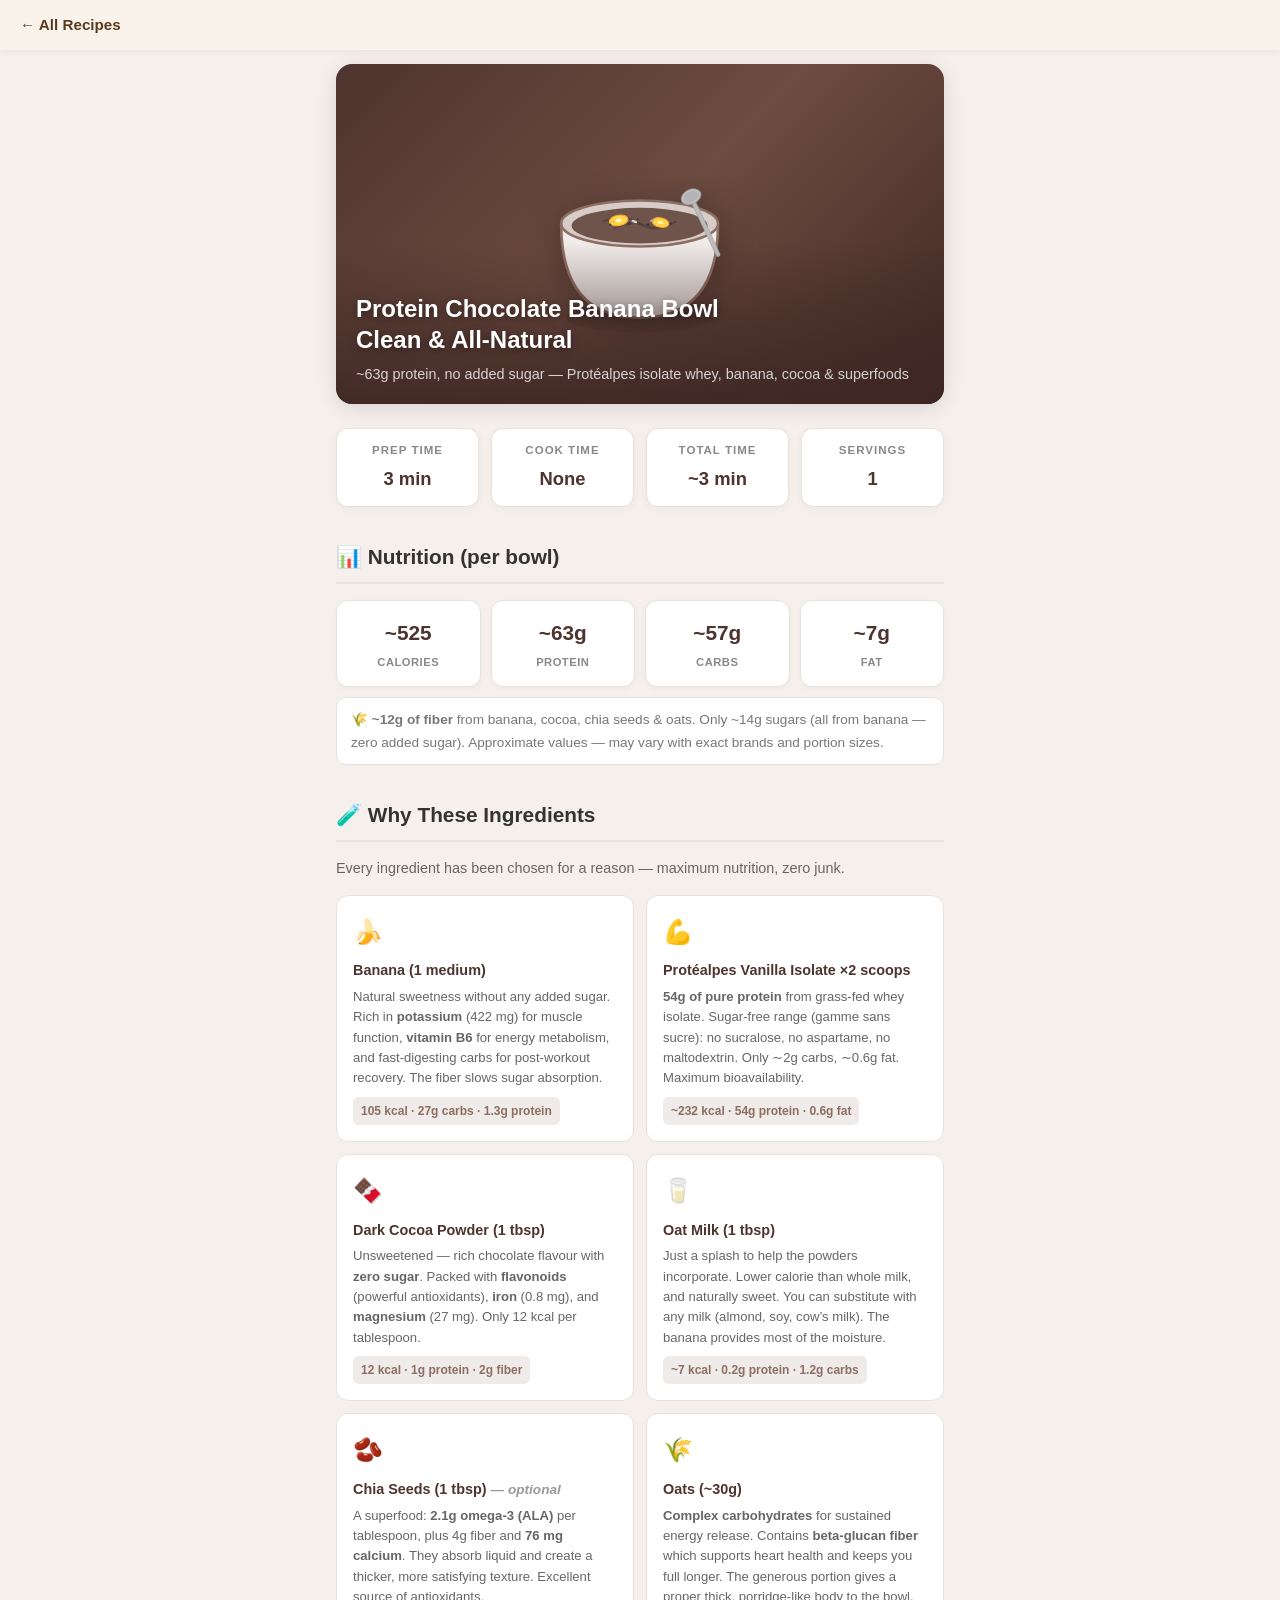
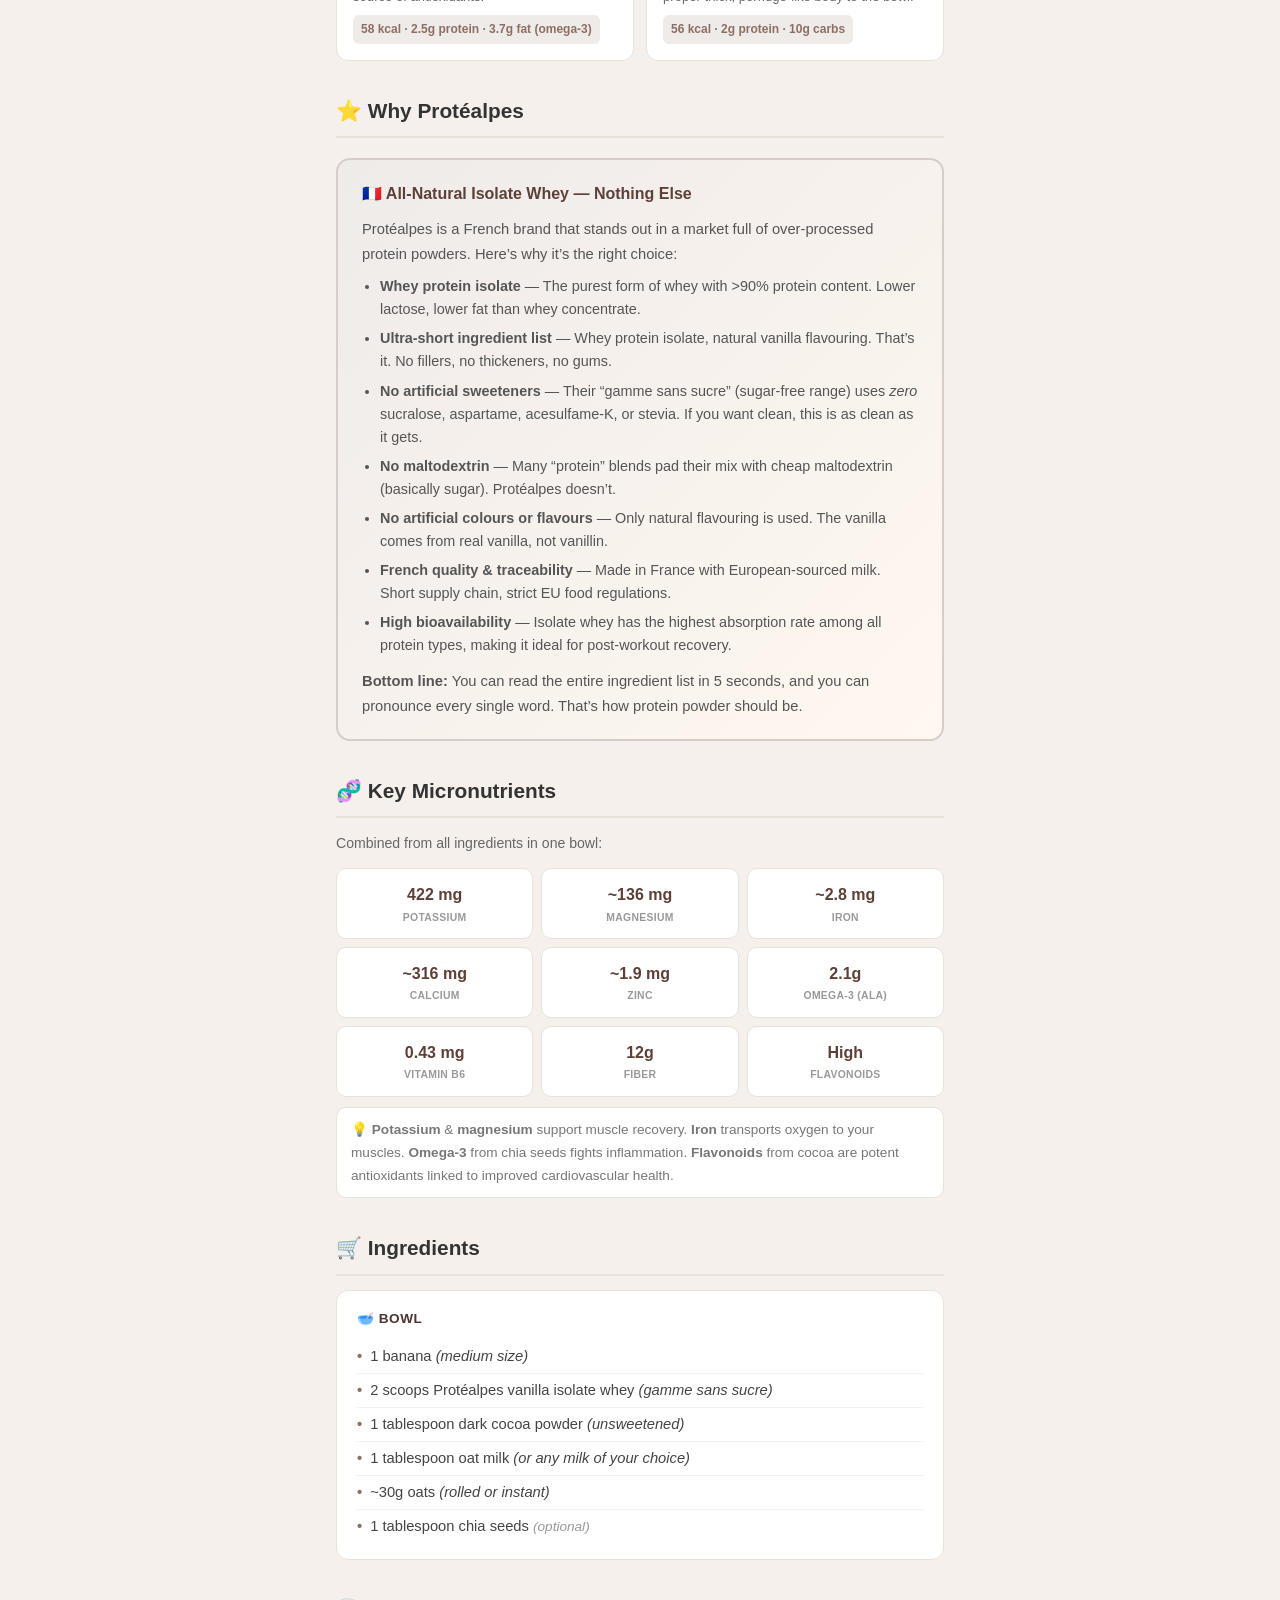
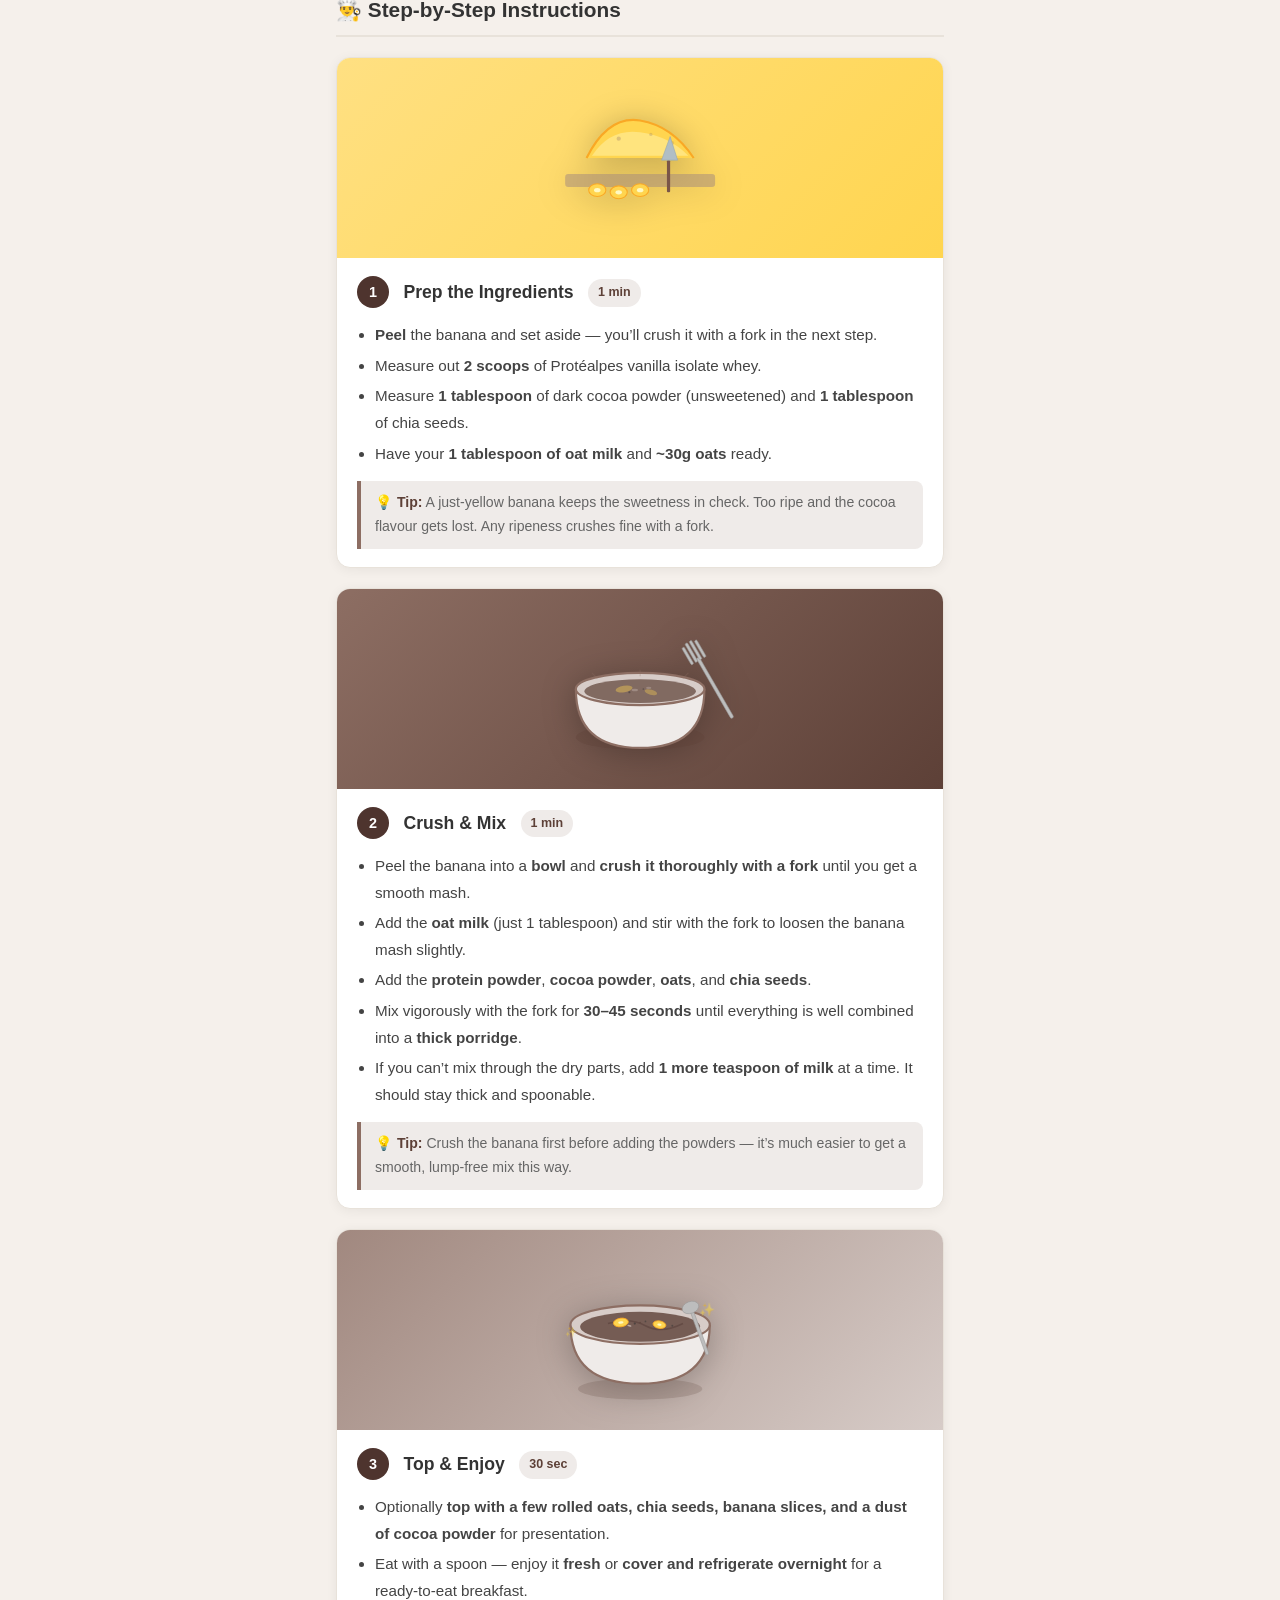
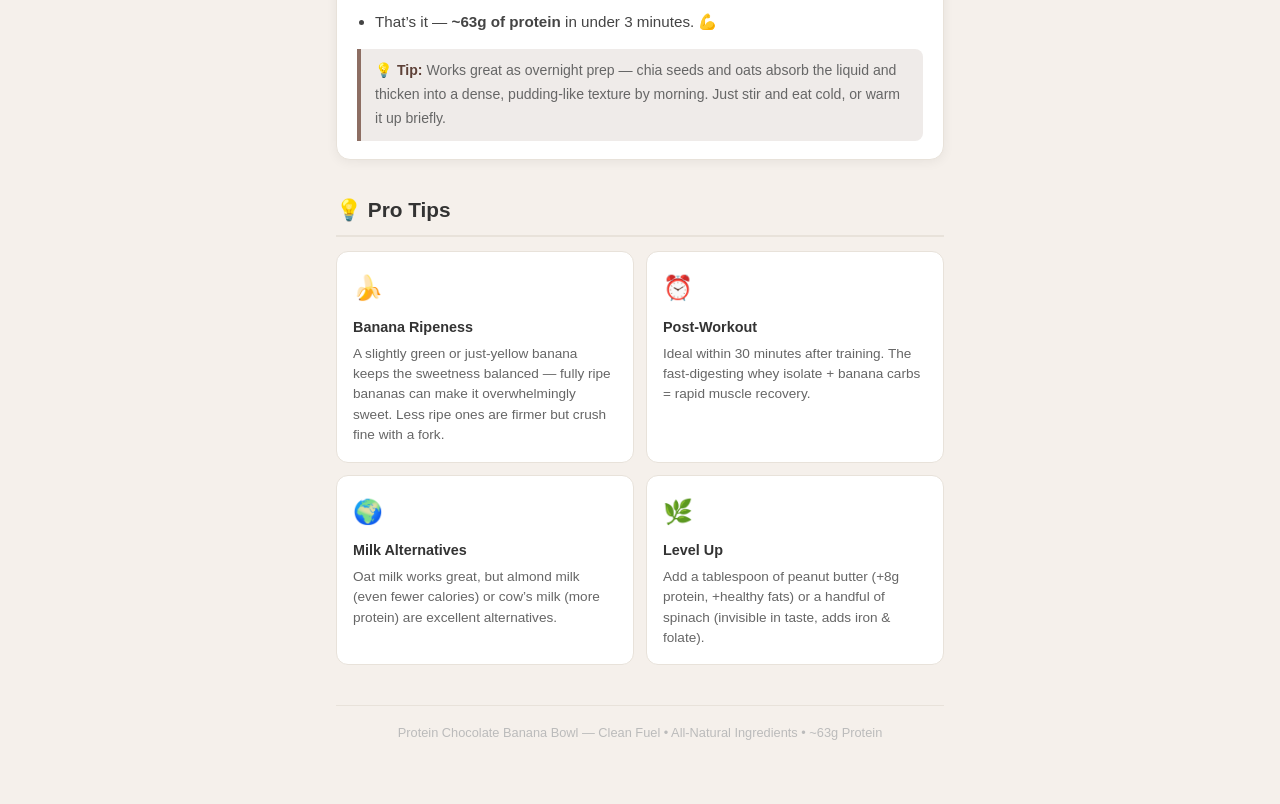
<file: protein-chocolate-banana-bowl-recipe.html>
<!DOCTYPE html>
<html lang="en">
<head>
  <meta charset="UTF-8">
  <meta name="viewport" content="width=device-width, initial-scale=1.0">
  <title>Protein Chocolate Banana Bowl — Clean Fuel</title>
  <link rel="stylesheet" href="recipe.css">
  <style>
    :root { --accent: #4E342E; }

    /* Body overrides — narrower, different bg */
    body { background: #f5f0eb; max-width: 640px; -webkit-font-smoothing: antialiased; }

    /* Hero overrides */
    .hero { margin: 16px 0 24px; box-shadow: 0 4px 20px rgba(0,0,0,0.12); height: auto; display: block; }
    .hero-illustration {
      position: static; transform: none; opacity: 1;
      width: 100%; height: 340px;
      display: flex; align-items: center; justify-content: center;
      background: linear-gradient(135deg, #4E342E, #6D4C41, #3E2723);
    }
    .hero-illustration svg { height: 80%; width: auto; filter: drop-shadow(0 4px 16px rgba(0,0,0,0.3)); }
    .hero-overlay {
      position: absolute; bottom: 0; left: 0; right: 0; width: auto;
      background: linear-gradient(transparent, rgba(62,39,35,0.92));
      padding: 50px 20px 18px;
    }
    .hero-overlay h1 { font-size: 1.5rem; }
    .hero-overlay .subtitle { color: rgba(255,255,255,0.88); font-size: 0.9rem; margin-top: 6px; }

    /* Badge overrides */
    .meta-row { justify-content: center; }
    .badge .label { font-weight: 600; }
    .badge .value { font-weight: 800; }

    /* Heading overrides */
    h2 { font-size: 1.3rem; font-weight: 800; color: #333; margin: 32px 0 14px; border-bottom: 2px solid #e8e2da; }
    h3 { font-size: 1rem; color: #5D4037; }

    /* Nutrition overrides */
    .nutri-card .nutri-label { font-size: 0.7rem; letter-spacing: 0.5px; font-weight: 600; }
    .nutri-note { background: #fff; border: 1px solid #e8e2da; border-left: 1px solid #e8e2da; border-radius: 10px; }

    /* Ingredient list overrides */
    .ingredients-section { grid-template-columns: 1fr; }
    .ingredient-group { padding: 16px 20px; }
    .ingredient-group h3 { font-size: 0.85rem; }
    .ingredient-group li { color: #444; border-bottom: 1px solid #f4f0ec; }
    .ingredient-group li::before { color: #8D6E63; }

    /* Step overrides */
    .step { box-shadow: 0 2px 12px rgba(0,0,0,0.06); }
    .step-body { padding: 18px 20px; }
    .step-time { background: #efebe9; color: #5D4037; }
    .step-tip { background: #efebe9; border-left-color: #8D6E63; }
    .step-tip strong { color: #5D4037; }

    /* ===== INFO BOX (page-specific) ===== */
    .info-box {
      background: linear-gradient(135deg, #efebe9, #fff8f0);
      border: 2px solid #d7ccc8; border-radius: 14px;
      padding: 20px 24px; margin: 20px 0;
    }
    .info-box h3 { color: #5D4037; margin: 0 0 10px; font-size: 1rem; }
    .info-box p { font-size: 0.92rem; color: #555; line-height: 1.7; }
    .info-box ul { margin: 8px 0 0 18px; }
    .info-box li { font-size: 0.9rem; color: #555; margin-bottom: 6px; line-height: 1.6; }

    /* ===== INGREDIENT DETAIL CARDS (page-specific) ===== */
    .ingredient-detail-grid { display: grid; grid-template-columns: 1fr 1fr; gap: 12px; margin-top: 14px; }
    .ingredient-detail { background: #fff; border-radius: 12px; padding: 16px; border: 1px solid #e8e2da; }
    .ingredient-detail .ing-icon { font-size: 1.5rem; margin-bottom: 6px; }
    .ingredient-detail .ing-name { font-weight: 700; font-size: 0.9rem; color: #4E342E; margin-bottom: 4px; }
    .ingredient-detail .ing-desc { font-size: 0.82rem; color: #666; line-height: 1.55; }
    .ingredient-detail .ing-macros { margin-top: 8px; font-size: 0.75rem; color: #8D6E63; font-weight: 600; background: #efebe9; padding: 4px 8px; border-radius: 6px; display: inline-block; }

    /* ===== MICRO GRID (page-specific) ===== */
    .micro-grid { display: grid; grid-template-columns: repeat(3, 1fr); gap: 8px; margin-top: 12px; }
    .micro-card { background: #fff; border-radius: 10px; padding: 12px 8px; text-align: center; border: 1px solid #e8e2da; }
    .micro-card .micro-val { font-size: 1rem; font-weight: 800; color: #5D4037; }
    .micro-card .micro-label { font-size: 0.65rem; text-transform: uppercase; color: #999; font-weight: 600; letter-spacing: 0.3px; }

    /* Responsive overrides */
    @media (max-width: 768px) {
      .hero-illustration { height: 260px; }
    }
    @media (max-width: 480px) {
      .hero-illustration { height: 220px; }
      .ingredient-detail-grid { grid-template-columns: 1fr; gap: 10px; }
      .micro-grid { grid-template-columns: 1fr 1fr; gap: 8px; }
      .info-box { padding: 14px; border-radius: 10px; }
      .step-img { height: 150px; }
    }
  </style>
</head>
<body>

  <a class="back-home" href="index.html">All Recipes</a>

  <!-- ===== HERO ===== -->
  <div class="hero">
    <div class="hero-illustration">
      <svg viewBox="0 0 200 260" xmlns="http://www.w3.org/2000/svg">
        <!-- Bowl shadow -->
        <ellipse cx="100" cy="210" rx="70" ry="14" fill="#3E2723" opacity="0.25"/>
        <!-- Bowl outer -->
        <path d="M 25 120 Q 25 210 100 210 Q 175 210 175 120" fill="#EFEBE9" stroke="#8D6E63" stroke-width="2.5"/>
        <ellipse cx="100" cy="120" rx="75" ry="22" fill="#D7CCC8" stroke="#8D6E63" stroke-width="2.5"/>
        <!-- Porridge filling -->
        <ellipse cx="100" cy="122" rx="65" ry="17" fill="#5D4037" opacity="0.85"/>
        <!-- Chocolate swirl texture -->
        <path d="M 65 118 Q 85 110 100 120 Q 115 130 135 118" fill="none" stroke="#3E2723" stroke-width="2" opacity="0.4"/>
        <path d="M 75 125 Q 95 115 115 125" fill="none" stroke="#3E2723" stroke-width="1.5" opacity="0.3"/>
        <!-- Banana slices on top -->
        <ellipse cx="80" cy="117" rx="9" ry="5" fill="#FFD54F" stroke="#F9A825" stroke-width="1" transform="rotate(-10 80 117)"/>
        <ellipse cx="80" cy="117" rx="3" ry="1.5" fill="#FFF9C4" transform="rotate(-10 80 117)"/>
        <ellipse cx="120" cy="119" rx="8" ry="4.5" fill="#FFD54F" stroke="#F9A825" stroke-width="1" transform="rotate(12 120 119)"/>
        <ellipse cx="120" cy="119" rx="2.5" ry="1.3" fill="#FFF9C4" transform="rotate(12 120 119)"/>
        <!-- Chia seeds on top -->
        <circle cx="90" cy="120" r="1.3" fill="#333"/>
        <circle cx="98" cy="116" r="1" fill="#333"/>
        <circle cx="108" cy="121" r="1.2" fill="#333"/>
        <circle cx="130" cy="120" r="1" fill="#333"/>
        <circle cx="72" cy="121" r="0.9" fill="#333"/>
        <!-- Oat flakes on top -->
        <ellipse cx="95" cy="118" rx="3" ry="1.2" fill="#D7CCC8" transform="rotate(20 95 118)"/>
        <ellipse cx="112" cy="117" rx="2.5" ry="1" fill="#BCAAA4" transform="rotate(-15 112 117)"/>
        <!-- Cocoa dust -->
        <circle cx="88" cy="122" r="0.8" fill="#4E342E" opacity="0.4"/>
        <circle cx="105" cy="116" r="0.6" fill="#4E342E" opacity="0.35"/>
        <circle cx="75" cy="118" r="0.7" fill="#4E342E" opacity="0.3"/>
        <!-- Spoon -->
        <g transform="rotate(-25 155 95)">
          <rect x="148" y="95" width="4" height="60" rx="2" fill="#BDBDBD" stroke="#999" stroke-width="0.5"/>
          <ellipse cx="150" cy="92" rx="10" ry="7" fill="#BDBDBD" stroke="#999" stroke-width="0.5"/>
          <ellipse cx="150" cy="92" rx="7" ry="5" fill="#A0A0A0" opacity="0.3"/>
        </g>
      </svg>
    </div>
    <div class="hero-overlay">
      <h1>Protein Chocolate Banana Bowl<br>Clean &amp; All-Natural</h1>
      <div class="subtitle">~63g protein, no added sugar &mdash; Prot&eacute;alpes isolate whey, banana, cocoa &amp; superfoods</div>
    </div>
  </div>

  <!-- ===== META BADGES ===== -->
  <div class="meta-row">
    <div class="badge">
      <div class="label">Prep Time</div>
      <div class="value">3 min</div>
    </div>
    <div class="badge">
      <div class="label">Cook Time</div>
      <div class="value">None</div>
    </div>
    <div class="badge">
      <div class="label">Total Time</div>
      <div class="value">~3 min</div>
    </div>
    <div class="badge">
      <div class="label">Servings</div>
      <div class="value">1</div>
    </div>
  </div>

  <!-- ===== NUTRITION ===== -->
  <h2>&#x1F4CA; Nutrition (per bowl)</h2>
  <div class="nutrition-grid">
    <div class="nutri-card">
      <div class="nutri-val">~525</div>
      <div class="nutri-label">Calories</div>
    </div>
    <div class="nutri-card">
      <div class="nutri-val">~63g</div>
      <div class="nutri-label">Protein</div>
    </div>
    <div class="nutri-card">
      <div class="nutri-val">~57g</div>
      <div class="nutri-label">Carbs</div>
    </div>
    <div class="nutri-card">
      <div class="nutri-val">~7g</div>
      <div class="nutri-label">Fat</div>
    </div>
  </div>
  <div class="nutri-note">
    &#x1F33E; <strong>~12g of fiber</strong> from banana, cocoa, chia seeds &amp; oats. Only ~14g sugars (all from banana &mdash; zero added sugar).
    Approximate values &mdash; may vary with exact brands and portion sizes.
  </div>

  <!-- ===== WHY THESE INGREDIENTS ===== -->
  <h2>&#x1F9EA; Why These Ingredients</h2>
  <p style="font-size:0.9rem; color:#666; margin-bottom:8px;">Every ingredient has been chosen for a reason &mdash; maximum nutrition, zero junk.</p>

  <div class="ingredient-detail-grid">
    <div class="ingredient-detail">
      <div class="ing-icon">&#x1F34C;</div>
      <div class="ing-name">Banana (1 medium)</div>
      <div class="ing-desc">Natural sweetness without any added sugar. Rich in <strong>potassium</strong> (422 mg) for muscle function, <strong>vitamin B6</strong> for energy metabolism, and fast-digesting carbs for post-workout recovery. The fiber slows sugar absorption.</div>
      <div class="ing-macros">105 kcal &middot; 27g carbs &middot; 1.3g protein</div>
    </div>
    <div class="ingredient-detail">
      <div class="ing-icon">&#x1F4AA;</div>
      <div class="ing-name">Prot&eacute;alpes Vanilla Isolate &times;2 scoops</div>
      <div class="ing-desc"><strong>54g of pure protein</strong> from grass-fed whey isolate. Sugar-free range (gamme sans sucre): no sucralose, no aspartame, no maltodextrin. Only &sim;2g carbs, &sim;0.6g fat. Maximum bioavailability.</div>
      <div class="ing-macros">~232 kcal &middot; 54g protein &middot; 0.6g fat</div>
    </div>
    <div class="ingredient-detail">
      <div class="ing-icon">&#x1F36B;</div>
      <div class="ing-name">Dark Cocoa Powder (1 tbsp)</div>
      <div class="ing-desc">Unsweetened &mdash; rich chocolate flavour with <strong>zero sugar</strong>. Packed with <strong>flavonoids</strong> (powerful antioxidants), <strong>iron</strong> (0.8 mg), and <strong>magnesium</strong> (27 mg). Only 12 kcal per tablespoon.</div>
      <div class="ing-macros">12 kcal &middot; 1g protein &middot; 2g fiber</div>
    </div>
    <div class="ingredient-detail">
      <div class="ing-icon">&#x1F95B;</div>
      <div class="ing-name">Oat Milk (1 tbsp)</div>
      <div class="ing-desc">Just a splash to help the powders incorporate. Lower calorie than whole milk, and naturally sweet. You can substitute with any milk (almond, soy, cow&rsquo;s milk). The banana provides most of the moisture.</div>
      <div class="ing-macros">~7 kcal &middot; 0.2g protein &middot; 1.2g carbs</div>
    </div>
    <div class="ingredient-detail">
      <div class="ing-icon">&#x1FAD8;</div>
      <div class="ing-name">Chia Seeds (1 tbsp) <span class="optional">&mdash; optional</span></div>
      <div class="ing-desc">A superfood: <strong>2.1g omega-3 (ALA)</strong> per tablespoon, plus 4g fiber and <strong>76 mg calcium</strong>. They absorb liquid and create a thicker, more satisfying texture. Excellent source of antioxidants.</div>
      <div class="ing-macros">58 kcal &middot; 2.5g protein &middot; 3.7g fat (omega-3)</div>
    </div>
    <div class="ingredient-detail">
      <div class="ing-icon">&#x1F33E;</div>
      <div class="ing-name">Oats (~30g)</div>
      <div class="ing-desc"><strong>Complex carbohydrates</strong> for sustained energy release. Contains <strong>beta-glucan fiber</strong> which supports heart health and keeps you full longer. The generous portion gives a proper thick, porridge-like body to the bowl.</div>
      <div class="ing-macros">56 kcal &middot; 2g protein &middot; 10g carbs</div>
    </div>
  </div>

  <!-- ===== WHY PROTEALPES ===== -->
  <h2>&#x2B50; Why Prot&eacute;alpes</h2>
  <div class="info-box">
    <h3>&#x1F1EB;&#x1F1F7; All-Natural Isolate Whey &mdash; Nothing Else</h3>
    <p>
      Prot&eacute;alpes is a French brand that stands out in a market full of over-processed protein powders. Here&rsquo;s why it&rsquo;s the right choice:
    </p>
    <ul>
      <li><strong>Whey protein isolate</strong> &mdash; The purest form of whey with &gt;90% protein content. Lower lactose, lower fat than whey concentrate.</li>
      <li><strong>Ultra-short ingredient list</strong> &mdash; Whey protein isolate, natural vanilla flavouring. That&rsquo;s it. No fillers, no thickeners, no gums.</li>
      <li><strong>No artificial sweeteners</strong> &mdash; Their &ldquo;gamme sans sucre&rdquo; (sugar-free range) uses <em>zero</em> sucralose, aspartame, acesulfame-K, or stevia. If you want clean, this is as clean as it gets.</li>
      <li><strong>No maltodextrin</strong> &mdash; Many &ldquo;protein&rdquo; blends pad their mix with cheap maltodextrin (basically sugar). Prot&eacute;alpes doesn&rsquo;t.</li>
      <li><strong>No artificial colours or flavours</strong> &mdash; Only natural flavouring is used. The vanilla comes from real vanilla, not vanillin.</li>
      <li><strong>French quality &amp; traceability</strong> &mdash; Made in France with European-sourced milk. Short supply chain, strict EU food regulations.</li>
      <li><strong>High bioavailability</strong> &mdash; Isolate whey has the highest absorption rate among all protein types, making it ideal for post-workout recovery.</li>
    </ul>
    <p style="margin-top:12px;">
      <strong>Bottom line:</strong> You can read the entire ingredient list in 5 seconds, and you can pronounce every single word. That&rsquo;s how protein powder should be.
    </p>
  </div>

  <!-- ===== MICRONUTRIENTS ===== -->
  <h2>&#x1F9EC; Key Micronutrients</h2>
  <p style="font-size:0.88rem; color:#666; margin-bottom:4px;">Combined from all ingredients in one bowl:</p>

  <div class="micro-grid">
    <div class="micro-card">
      <div class="micro-val">422 mg</div>
      <div class="micro-label">Potassium</div>
    </div>
    <div class="micro-card">
      <div class="micro-val">~136 mg</div>
      <div class="micro-label">Magnesium</div>
    </div>
    <div class="micro-card">
      <div class="micro-val">~2.8 mg</div>
      <div class="micro-label">Iron</div>
    </div>
    <div class="micro-card">
      <div class="micro-val">~316 mg</div>
      <div class="micro-label">Calcium</div>
    </div>
    <div class="micro-card">
      <div class="micro-val">~1.9 mg</div>
      <div class="micro-label">Zinc</div>
    </div>
    <div class="micro-card">
      <div class="micro-val">2.1g</div>
      <div class="micro-label">Omega-3 (ALA)</div>
    </div>
    <div class="micro-card">
      <div class="micro-val">0.43 mg</div>
      <div class="micro-label">Vitamin B6</div>
    </div>
    <div class="micro-card">
      <div class="micro-val">12g</div>
      <div class="micro-label">Fiber</div>
    </div>
    <div class="micro-card">
      <div class="micro-val">High</div>
      <div class="micro-label">Flavonoids</div>
    </div>
  </div>
  <div class="nutri-note" style="margin-top:10px;">
    &#x1F4A1; <strong>Potassium</strong> &amp; <strong>magnesium</strong> support muscle recovery. <strong>Iron</strong> transports oxygen to your muscles. <strong>Omega-3</strong> from chia seeds fights inflammation. <strong>Flavonoids</strong> from cocoa are potent antioxidants linked to improved cardiovascular health.
  </div>

  <!-- ===== INGREDIENTS LIST ===== -->
  <h2>&#x1F6D2; Ingredients</h2>
  <div class="ingredients-section">
    <div class="ingredient-group">
      <h3>&#x1F963; Bowl</h3>
      <ul>
        <li>1 banana <em>(medium size)</em></li>
        <li>2 scoops Prot&eacute;alpes vanilla isolate whey <em>(gamme sans sucre)</em></li>
        <li>1 tablespoon dark cocoa powder <em>(unsweetened)</em></li>
        <li>1 tablespoon oat milk <em>(or any milk of your choice)</em></li>
        <li>~30g oats <em>(rolled or instant)</em></li>
        <li>1 tablespoon chia seeds <span class="optional">(optional)</span></li>
      </ul>
    </div>
  </div>

  <!-- ===== INSTRUCTIONS ===== -->
  <h2>&#x1F468;&#x200D;&#x1F373; Step-by-Step Instructions</h2>

  <!-- STEP 1 -->
  <div class="step">
    <div class="step-img" style="background: linear-gradient(135deg, #FFE082, #FFD54F);">
      <svg viewBox="0 0 200 140" xmlns="http://www.w3.org/2000/svg">
        <!-- Cutting board -->
        <rect x="30" y="85" width="140" height="12" rx="3" fill="#A1887F" opacity="0.5"/>
        <!-- Banana -->
        <path d="M 50 70 Q 70 30 100 35 Q 130 40 150 70" fill="#FFD54F" stroke="#F9A825" stroke-width="2"/>
        <path d="M 55 68 Q 72 42 100 46 Q 128 50 145 68" fill="#FFF9C4" opacity="0.4"/>
        <!-- Banana spots -->
        <circle cx="80" cy="52" r="2" fill="#8D6E63" opacity="0.3"/>
        <circle cx="110" cy="48" r="1.5" fill="#8D6E63" opacity="0.25"/>
        <circle cx="130" cy="56" r="1.8" fill="#8D6E63" opacity="0.2"/>
        <!-- Banana slices -->
        <ellipse cx="60" cy="100" rx="8" ry="6" fill="#FFD54F" stroke="#F9A825" stroke-width="1"/>
        <ellipse cx="60" cy="100" rx="3" ry="2" fill="#FFF9C4"/>
        <ellipse cx="80" cy="102" rx="8" ry="6" fill="#FFD54F" stroke="#F9A825" stroke-width="1"/>
        <ellipse cx="80" cy="102" rx="3" ry="2" fill="#FFF9C4"/>
        <ellipse cx="100" cy="100" rx="8" ry="6" fill="#FFD54F" stroke="#F9A825" stroke-width="1"/>
        <ellipse cx="100" cy="100" rx="3" ry="2" fill="#FFF9C4"/>
        <!-- Knife -->
        <rect x="125" y="72" width="3" height="30" rx="1" fill="#795548"/>
        <path d="M 120 72 L 135 72 L 128 50 Z" fill="#B0BEC5" stroke="#90A4AE" stroke-width="0.5"/>
      </svg>
    </div>
    <div class="step-body">
      <span class="step-number">1</span>
      <span class="step-title">Prep the Ingredients</span>
      <span class="step-time">1 min</span>
      <div class="step-text">
        <ul>
          <li><strong>Peel</strong> the banana and set aside &mdash; you&rsquo;ll crush it with a fork in the next step.</li>
          <li>Measure out <strong>2 scoops</strong> of Prot&eacute;alpes vanilla isolate whey.</li>
          <li>Measure <strong>1 tablespoon</strong> of dark cocoa powder (unsweetened) and <strong>1 tablespoon</strong> of chia seeds.</li>
          <li>Have your <strong>1 tablespoon of oat milk</strong> and <strong>~30g oats</strong> ready.</li>
        </ul>
      </div>
      <div class="step-tip">
        <strong>&#x1F4A1; Tip:</strong> A just-yellow banana keeps the sweetness in check. Too ripe and the cocoa flavour gets lost. Any ripeness crushes fine with a fork.
      </div>
    </div>
  </div>

  <!-- STEP 2 -->
  <div class="step">
    <div class="step-img" style="background: linear-gradient(135deg, #8D6E63, #5D4037);">
      <svg viewBox="0 0 200 140" xmlns="http://www.w3.org/2000/svg">
        <!-- Bowl -->
        <ellipse cx="100" cy="115" rx="60" ry="12" fill="#5D4037" opacity="0.3"/>
        <path d="M 40 70 Q 40 125 100 125 Q 160 125 160 70" fill="#EFEBE9" stroke="#8D6E63" stroke-width="2"/>
        <ellipse cx="100" cy="70" rx="60" ry="15" fill="#D7CCC8" stroke="#8D6E63" stroke-width="2"/>
        <!-- Mixture inside bowl -->
        <ellipse cx="100" cy="72" rx="52" ry="11" fill="#5D4037" opacity="0.7"/>
        <!-- Banana mash texture -->
        <ellipse cx="85" cy="70" rx="8" ry="3" fill="#FFD54F" opacity="0.4" transform="rotate(-10 85 70)"/>
        <ellipse cx="110" cy="73" rx="6" ry="2.5" fill="#FFD54F" opacity="0.35" transform="rotate(15 110 73)"/>
        <!-- Oat flakes -->
        <ellipse cx="95" cy="71" rx="3" ry="1.2" fill="#BCAAA4" opacity="0.5"/>
        <ellipse cx="108" cy="69" rx="2.5" ry="1" fill="#BCAAA4" opacity="0.45"/>
        <!-- Chia seeds -->
        <circle cx="90" cy="73" r="1" fill="#333" opacity="0.5"/>
        <circle cx="103" cy="70" r="0.8" fill="#333" opacity="0.45"/>
        <!-- Fork -->
        <g transform="rotate(-30 155 40)">
          <rect x="152" y="40" width="3" height="65" rx="1.5" fill="#BDBDBD" stroke="#999" stroke-width="0.5"/>
          <!-- Tines -->
          <rect x="145" y="25" width="2.5" height="18" rx="1" fill="#BDBDBD" stroke="#999" stroke-width="0.5"/>
          <rect x="149.5" y="23" width="2.5" height="20" rx="1" fill="#BDBDBD" stroke="#999" stroke-width="0.5"/>
          <rect x="154" y="23" width="2.5" height="20" rx="1" fill="#BDBDBD" stroke="#999" stroke-width="0.5"/>
          <rect x="158.5" y="25" width="2.5" height="18" rx="1" fill="#BDBDBD" stroke="#999" stroke-width="0.5"/>
        </g>
        <!-- Motion lines -->
        <line x1="60" y1="60" x2="55" y2="55" stroke="#8D6E63" stroke-width="1" opacity="0.3"/>
        <line x1="140" y1="60" x2="145" y2="55" stroke="#8D6E63" stroke-width="1" opacity="0.3"/>
        <line x1="100" y1="58" x2="100" y2="52" stroke="#8D6E63" stroke-width="1" opacity="0.3"/>
      </svg>
    </div>
    <div class="step-body">
      <span class="step-number">2</span>
      <span class="step-title">Crush &amp; Mix</span>
      <span class="step-time">1 min</span>
      <div class="step-text">
        <ul>
          <li>Peel the banana into a <strong>bowl</strong> and <strong>crush it thoroughly with a fork</strong> until you get a smooth mash.</li>
          <li>Add the <strong>oat milk</strong> (just 1 tablespoon) and stir with the fork to loosen the banana mash slightly.</li>
          <li>Add the <strong>protein powder</strong>, <strong>cocoa powder</strong>, <strong>oats</strong>, and <strong>chia seeds</strong>.</li>
          <li>Mix vigorously with the fork for <strong>30&ndash;45 seconds</strong> until everything is well combined into a <strong>thick porridge</strong>.</li>
          <li>If you can&rsquo;t mix through the dry parts, add <strong>1 more teaspoon of milk</strong> at a time. It should stay thick and spoonable.</li>
        </ul>
      </div>
      <div class="step-tip">
        <strong>&#x1F4A1; Tip:</strong> Crush the banana first before adding the powders &mdash; it&rsquo;s much easier to get a smooth, lump-free mix this way.
      </div>
    </div>
  </div>

  <!-- STEP 3 -->
  <div class="step">
    <div class="step-img" style="background: linear-gradient(135deg, #A1887F, #D7CCC8);">
      <svg viewBox="0 0 200 140" xmlns="http://www.w3.org/2000/svg">
        <!-- Bowl shadow -->
        <ellipse cx="100" cy="125" rx="58" ry="10" fill="#5D4037" opacity="0.2"/>
        <!-- Bowl -->
        <path d="M 35 65 Q 35 120 100 120 Q 165 120 165 65" fill="#EFEBE9" stroke="#8D6E63" stroke-width="2"/>
        <ellipse cx="100" cy="65" rx="65" ry="18" fill="#D7CCC8" stroke="#8D6E63" stroke-width="2"/>
        <!-- Porridge inside -->
        <ellipse cx="100" cy="67" rx="56" ry="14" fill="#5D4037" opacity="0.8"/>
        <!-- Texture swirl -->
        <path d="M 70 64 Q 90 58 105 66 Q 120 74 140 64" fill="none" stroke="#3E2723" stroke-width="1.5" opacity="0.3"/>
        <!-- Banana slices -->
        <ellipse cx="82" cy="63" rx="7" ry="4" fill="#FFD54F" stroke="#F9A825" stroke-width="0.8" transform="rotate(-8 82 63)"/>
        <ellipse cx="82" cy="63" rx="2.5" ry="1.2" fill="#FFF9C4" transform="rotate(-8 82 63)"/>
        <ellipse cx="118" cy="65" rx="6" ry="3.5" fill="#FFD54F" stroke="#F9A825" stroke-width="0.8" transform="rotate(10 118 65)"/>
        <ellipse cx="118" cy="65" rx="2" ry="1" fill="#FFF9C4" transform="rotate(10 118 65)"/>
        <!-- Chia seeds -->
        <circle cx="95" cy="64" r="1" fill="#333" opacity="0.6"/>
        <circle cx="105" cy="62" r="0.8" fill="#333" opacity="0.5"/>
        <circle cx="130" cy="66" r="0.9" fill="#333" opacity="0.5"/>
        <!-- Oat flakes -->
        <ellipse cx="90" cy="66" rx="2" ry="0.8" fill="#BCAAA4" transform="rotate(15 90 66)"/>
        <!-- Cocoa dust -->
        <circle cx="100" cy="63" r="0.7" fill="#4E342E" opacity="0.4"/>
        <circle cx="75" cy="66" r="0.5" fill="#4E342E" opacity="0.3"/>
        <!-- Spoon -->
        <g transform="rotate(-20 150 50)">
          <rect x="146" y="50" width="3" height="45" rx="1.5" fill="#BDBDBD" stroke="#999" stroke-width="0.5"/>
          <ellipse cx="147.5" cy="48" rx="8" ry="5.5" fill="#BDBDBD" stroke="#999" stroke-width="0.5"/>
        </g>
        <!-- Sparkle decorations -->
        <text x="155" y="55" font-size="12" opacity="0.5">&#x2728;</text>
        <text x="30" y="75" font-size="9" opacity="0.4">&#x2728;</text>
      </svg>
    </div>
    <div class="step-body">
      <span class="step-number">3</span>
      <span class="step-title">Top &amp; Enjoy</span>
      <span class="step-time">30 sec</span>
      <div class="step-text">
        <ul>
          <li>Optionally <strong>top with a few rolled oats, chia seeds, banana slices, and a dust of cocoa powder</strong> for presentation.</li>
          <li>Eat with a spoon &mdash; enjoy it <strong>fresh</strong> or <strong>cover and refrigerate overnight</strong> for a ready-to-eat breakfast.</li>
          <li>That&rsquo;s it &mdash; <strong>~63g of protein</strong> in under 3 minutes. &#x1F4AA;</li>
        </ul>
      </div>
      <div class="step-tip">
        <strong>&#x1F4A1; Tip:</strong> Works great as overnight prep &mdash; chia seeds and oats absorb the liquid and thicken into a dense, pudding-like texture by morning. Just stir and eat cold, or warm it up briefly.
      </div>
    </div>
  </div>

  <!-- ===== PRO TIPS ===== -->
  <h2>&#x1F4A1; Pro Tips</h2>
  <div class="tips-grid">
    <div class="tip-card">
      <div class="tip-icon">&#x1F34C;</div>
      <div class="tip-title">Banana Ripeness</div>
      <div class="tip-desc">A slightly green or just-yellow banana keeps the sweetness balanced &mdash; fully ripe bananas can make it overwhelmingly sweet. Less ripe ones are firmer but crush fine with a fork.</div>
    </div>
    <div class="tip-card">
      <div class="tip-icon">&#x23F0;</div>
      <div class="tip-title">Post-Workout</div>
      <div class="tip-desc">Ideal within 30 minutes after training. The fast-digesting whey isolate + banana carbs = rapid muscle recovery.</div>
    </div>
    <div class="tip-card">
      <div class="tip-icon">&#x1F30D;</div>
      <div class="tip-title">Milk Alternatives</div>
      <div class="tip-desc">Oat milk works great, but almond milk (even fewer calories) or cow&rsquo;s milk (more protein) are excellent alternatives.</div>
    </div>
    <div class="tip-card">
      <div class="tip-icon">&#x1F33F;</div>
      <div class="tip-title">Level Up</div>
      <div class="tip-desc">Add a tablespoon of peanut butter (+8g protein, +healthy fats) or a handful of spinach (invisible in taste, adds iron &amp; folate).</div>
    </div>
  </div>

  <!-- ===== FOOTER ===== -->
  <div class="footer">
    Protein Chocolate Banana Bowl &mdash; Clean Fuel &bull; All-Natural Ingredients &bull; ~63g Protein
  </div>

</body>
</html>
</file>
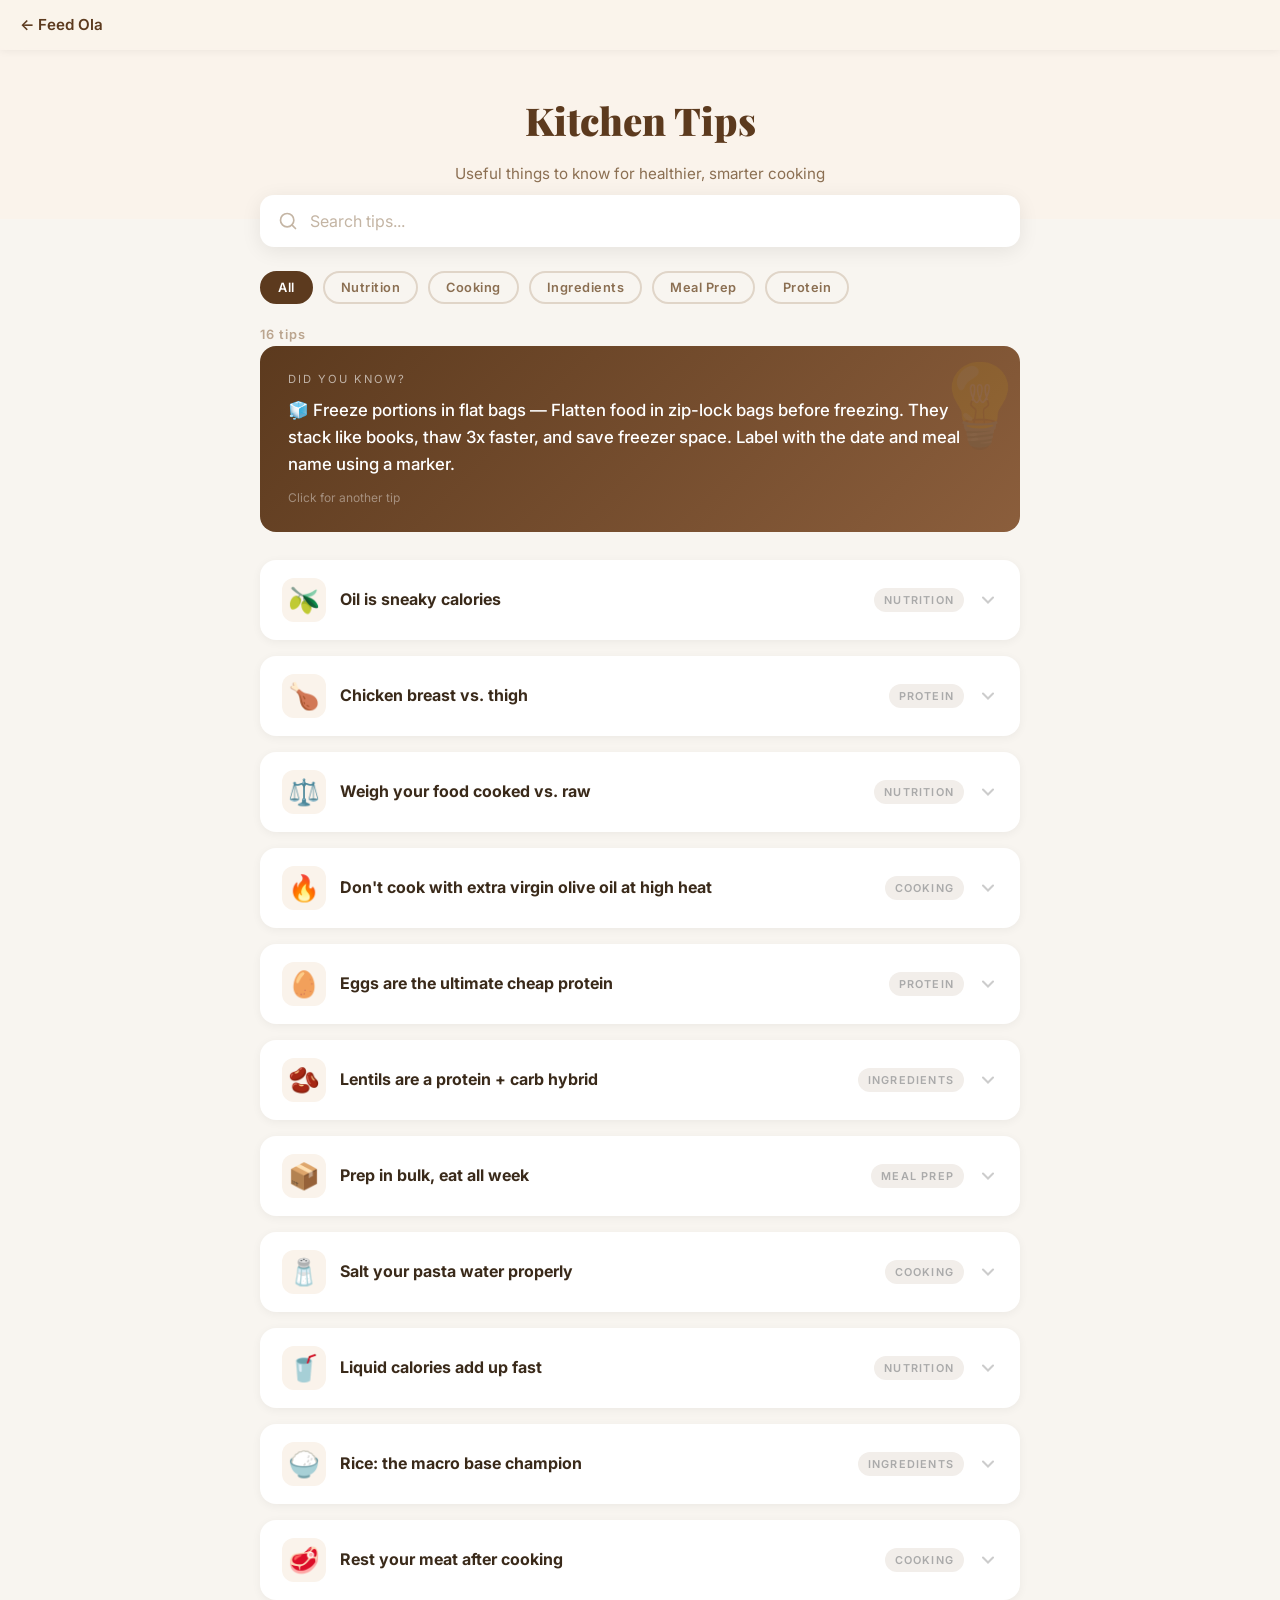
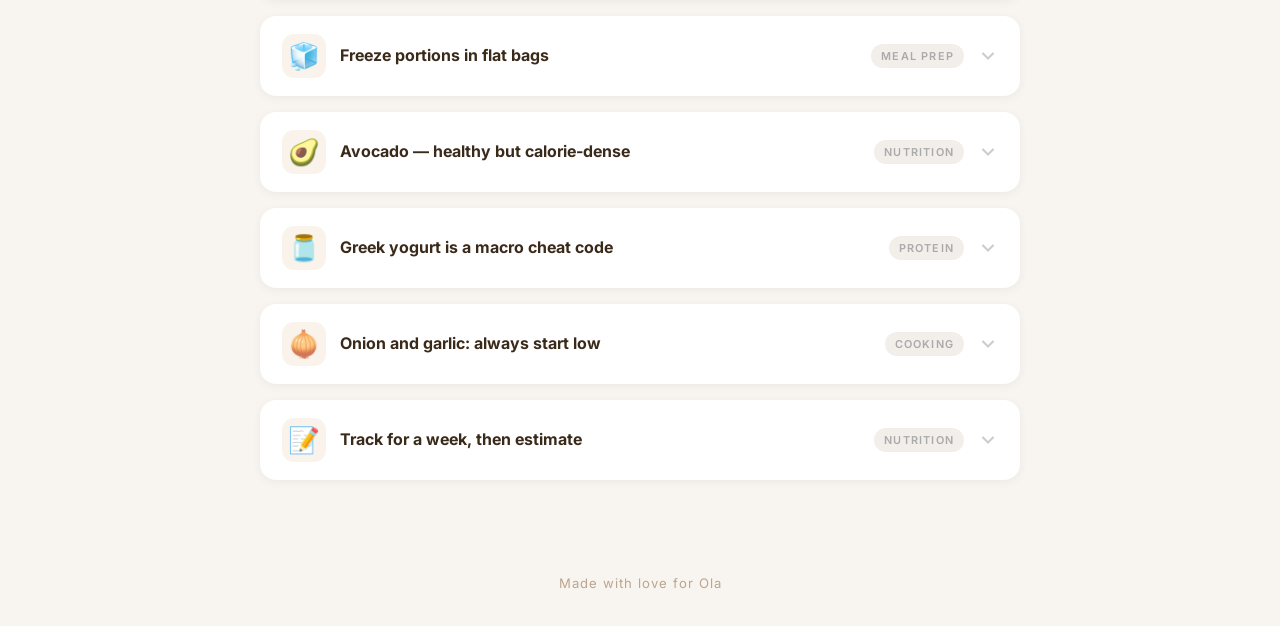
<file: tips.html>
<!DOCTYPE html>
<html lang="en">
<head>
  <meta charset="UTF-8">
  <meta name="viewport" content="width=device-width, initial-scale=1.0">
  <title>Kitchen Tips — Feed Ola</title>
  <link rel="stylesheet" href="site.css">
  <style>
    body { padding-top: 48px; }

    /* ===== HEADER ===== */
    .page-header {
      text-align: center;
      padding: 40px 20px 32px;
      background: #faf3eb;
    }
    .page-header h1 {
      font-family: 'Playfair Display', Georgia, serif;
      font-size: 2.4rem;
      font-weight: 900;
      color: #5C3A1E;
      margin-bottom: 8px;
    }
    .page-header p {
      font-size: 0.95rem;
      color: #8B6F52;
      max-width: 500px;
      margin: 0 auto;
    }

    /* ===== SEARCH BAR ===== */
    .search-wrap {
      max-width: 800px;
      margin: -24px auto 0;
      padding: 0 20px;
      position: relative;
      z-index: 2;
    }
    .search-bar {
      padding: 16px 20px 16px 50px;
      font-size: 1rem;
      border: none;
      border-radius: 14px;
      box-shadow: 0 4px 20px rgba(0,0,0,0.08);
      transition: box-shadow 0.3s;
    }
    .search-bar:focus {
      box-shadow: 0 4px 24px rgba(139,79,35,0.18);
    }
    .search-icon {
      left: 38px;
      width: 20px;
      height: 20px;
    }

    /* ===== FILTER CHIPS ===== */
    .filters {
      max-width: 800px;
      margin: 24px auto 8px;
      padding: 0 20px;
    }

    /* ===== TIPS COUNTER ===== */
    .tips-counter {
      max-width: 800px;
      margin: 20px auto 0;
      padding: 0 20px;
      font-size: 0.8rem;
      font-weight: 600;
      color: #bba58f;
      letter-spacing: 1px;
    }

    /* ===== TIPS LIST ===== */
    .tips-list {
      max-width: 800px;
      margin: 16px auto 60px;
      padding: 0 20px;
      display: flex;
      flex-direction: column;
      gap: 16px;
    }

    .tip-card {
      background: #fff;
      border-radius: 16px;
      overflow: hidden;
      box-shadow: 0 2px 10px rgba(0,0,0,0.05);
      transition: transform 0.3s, box-shadow 0.3s, opacity 0.3s;
      cursor: pointer;
    }
    .tip-card:hover {
      transform: translateY(-2px);
      box-shadow: 0 6px 24px rgba(0,0,0,0.1);
    }
    .tip-card.hidden {
      display: none;
    }

    .tip-header {
      display: flex;
      align-items: center;
      gap: 14px;
      padding: 18px 22px;
      user-select: none;
    }
    .tip-icon {
      font-size: 1.6rem;
      flex-shrink: 0;
      width: 44px;
      height: 44px;
      display: flex;
      align-items: center;
      justify-content: center;
      background: #faf3eb;
      border-radius: 12px;
    }
    .tip-title {
      flex: 1;
      font-weight: 700;
      font-size: 1rem;
      color: #3a2a1a;
    }
    .tip-category {
      font-size: 0.68rem;
      font-weight: 600;
      letter-spacing: 1.2px;
      text-transform: uppercase;
      padding: 3px 10px;
      border-radius: 20px;
      background: #f2eeea;
      color: #aaa;
      flex-shrink: 0;
    }
    .tip-chevron {
      width: 20px;
      height: 20px;
      color: #ccc;
      transition: transform 0.3s;
      flex-shrink: 0;
    }
    .tip-card.open .tip-chevron {
      transform: rotate(180deg);
    }

    .tip-body {
      max-height: 0;
      overflow: hidden;
      transition: max-height 0.4s cubic-bezier(.25,.8,.25,1), padding 0.3s;
    }
    .tip-card.open .tip-body {
      max-height: 600px;
    }
    .tip-body-inner {
      padding: 0 22px 20px;
      padding-left: 80px;
      font-size: 0.92rem;
      color: #5a4a3a;
      line-height: 1.8;
    }
    .tip-body-inner strong {
      color: #5C3A1E;
    }
    .tip-body-inner .highlight {
      display: inline;
      background: linear-gradient(transparent 60%, #f9e4c8 60%);
      font-weight: 600;
    }

    /* ===== DID YOU KNOW BANNER ===== */
    .random-tip-banner {
      max-width: 800px;
      margin: 0 auto 28px;
      padding: 0 20px;
    }
    .random-tip-box {
      background: linear-gradient(135deg, #5C3A1E 0%, #8B5E3C 100%);
      border-radius: 16px;
      padding: 24px 28px;
      color: #fff;
      position: relative;
      overflow: hidden;
      cursor: pointer;
      transition: transform 0.2s;
    }
    .random-tip-box:hover { transform: scale(1.01); }
    .random-tip-box::before {
      content: '\1F4A1';
      position: absolute;
      top: -10px; right: -10px;
      font-size: 5rem;
      opacity: 0.08;
    }
    .random-tip-label {
      font-size: 0.7rem;
      letter-spacing: 2px;
      text-transform: uppercase;
      opacity: 0.6;
      margin-bottom: 8px;
    }
    .random-tip-text {
      font-size: 1.05rem;
      font-weight: 500;
      line-height: 1.6;
    }
    .random-tip-tap {
      font-size: 0.75rem;
      opacity: 0.4;
      margin-top: 10px;
    }

    /* ===== RESPONSIVE ===== */
    @media (max-width: 500px) {
      .page-header h1 { font-size: 1.8rem; }
      .page-header { padding: 28px 16px 24px; }
      .tip-body-inner { padding-left: 22px; }
      .tip-category { display: none; }
    }
  </style>
</head>
<body>

  <a class="back-home" href="index.html">Feed Ola</a>

  <header class="page-header">
    <h1>Kitchen Tips</h1>
    <p>Useful things to know for healthier, smarter cooking</p>
  </header>

  <!-- ===== SEARCH ===== -->
  <div class="search-wrap">
    <svg class="search-icon" viewBox="0 0 24 24" fill="none" stroke="currentColor" stroke-width="2" stroke-linecap="round"><circle cx="11" cy="11" r="8"/><path d="M21 21l-4.35-4.35"/></svg>
    <input class="search-bar" type="text" id="searchInput" placeholder="Search tips...">
  </div>

  <!-- ===== FILTER CHIPS ===== -->
  <div class="filters" id="filters">
    <button class="chip active" data-cat="all">All</button>
    <button class="chip" data-cat="nutrition">Nutrition</button>
    <button class="chip" data-cat="cooking">Cooking</button>
    <button class="chip" data-cat="ingredients">Ingredients</button>
    <button class="chip" data-cat="meal-prep">Meal Prep</button>
    <button class="chip" data-cat="protein">Protein</button>
  </div>

  <!-- ===== COUNTER ===== -->
  <div class="tips-counter" id="tipsCounter"></div>

  <!-- ===== RANDOM TIP BANNER ===== -->
  <div class="random-tip-banner">
    <div class="random-tip-box" id="randomTip">
      <div class="random-tip-label">Did you know?</div>
      <div class="random-tip-text" id="randomTipText"></div>
      <div class="random-tip-tap">Click for another tip</div>
    </div>
  </div>

  <!-- ===== TIPS LIST ===== -->
  <div class="tips-list" id="tipsList"></div>

  <div class="footer">Made with love for Ola</div>

<script>
const TIPS = [
  {
    icon: "🫒",
    title: "Oil is sneaky calories",
    category: "nutrition",
    body: "Even <strong>olive oil</strong> (considered a healthy fat) packs <span class='highlight'>~120 kcal per tablespoon</span>. A heavy pour while cooking can add 300–500 kcal without you noticing. Measure it or use a spray bottle to keep macros on track."
  },
  {
    icon: "🍗",
    title: "Chicken breast vs. thigh",
    category: "protein",
    body: "Chicken breast has <span class='highlight'>~31g protein per 100g</span> with only 3.6g fat. Thighs are tastier but have 2–3x more fat. For lean cuts, always go breast — and pound it flat for faster, more even cooking."
  },
  {
    icon: "⚖️",
    title: "Weigh your food cooked vs. raw",
    category: "nutrition",
    body: "Nutrition labels usually show values for <strong>raw/uncooked</strong> food. Rice and pasta roughly <span class='highlight'>double in weight</span> when cooked (absorbing water). 100g raw rice ≈ 200g cooked. If you weigh cooked, you'll overestimate calories."
  },
  {
    icon: "🔥",
    title: "Don't cook with extra virgin olive oil at high heat",
    category: "cooking",
    body: "Extra virgin olive oil has a <span class='highlight'>smoke point of ~190°C</span>. For high-heat searing or stir-frying, use avocado oil, light olive oil, or coconut oil instead. Save the good EVOO for dressings and finishing."
  },
  {
    icon: "🥚",
    title: "Eggs are the ultimate cheap protein",
    category: "protein",
    body: "One large egg = <span class='highlight'>6g protein, ~70 kcal</span>. The yolk has most of the nutrients (vitamins A, D, B12, choline). Don't fear the yolk — but if cutting calories, use 1 whole egg + extra whites."
  },
  {
    icon: "🫘",
    title: "Lentils are a protein + carb hybrid",
    category: "ingredients",
    body: "Red lentils pack <span class='highlight'>~25g protein per 100g (dry)</span>. But they also have ~60g carbs. They're not a pure protein source — count them as both. Great for bulking meals cheaply."
  },
  {
    icon: "📦",
    title: "Prep in bulk, eat all week",
    category: "meal-prep",
    body: "Cook your protein and grains on <strong>Sunday</strong>. Portion into containers. Meals last <span class='highlight'>4–5 days in the fridge</span>. This removes daily decision fatigue and keeps you from ordering takeout."
  },
  {
    icon: "🧂",
    title: "Salt your pasta water properly",
    category: "cooking",
    body: "Your pasta water should taste like the <span class='highlight'>sea — about 1 tbsp per litre</span>. This is the only chance to season the pasta itself from inside. Under-salted water = bland pasta no matter what sauce you use."
  },
  {
    icon: "🥤",
    title: "Liquid calories add up fast",
    category: "nutrition",
    body: "A glass of orange juice has <span class='highlight'>~110 kcal and 26g sugar</span> — almost the same as a soda. Eat the whole fruit instead: more fiber, more filling, fewer calories absorbed."
  },
  {
    icon: "🍚",
    title: "Rice: the macro base champion",
    category: "ingredients",
    body: "White rice is <span class='highlight'>~130 kcal per 100g cooked</span> with almost no fat. Basmati has a lower glycemic index than short-grain. For extra nutrition, try mixing in cauliflower rice to cut calories in half."
  },
  {
    icon: "🥩",
    title: "Rest your meat after cooking",
    category: "cooking",
    body: "Let meat rest for <span class='highlight'>5–10 minutes</span> after cooking. The juices redistribute, keeping it moist. Cutting too early = juices run out = dry meat. Tent loosely with foil."
  },
  {
    icon: "🧊",
    title: "Freeze portions in flat bags",
    category: "meal-prep",
    body: "Flatten food in zip-lock bags before freezing. They <span class='highlight'>stack like books</span>, thaw 3x faster, and save freezer space. Label with the date and meal name using a marker."
  },
  {
    icon: "🥑",
    title: "Avocado — healthy but calorie-dense",
    category: "nutrition",
    body: "Half an avocado = <span class='highlight'>~160 kcal and 15g fat</span>. The fats are heart-healthy (monounsaturated), but if you're counting calories, be mindful of portions. A quarter is often enough for topping."
  },
  {
    icon: "🫙",
    title: "Greek yogurt is a macro cheat code",
    category: "protein",
    body: "Plain Greek yogurt (0% fat) has <span class='highlight'>~10g protein per 100g</span> with only 59 kcal. Use it as a base for sauces, smoothie bowls, or mix with honey for dessert. Way better than regular yogurt."
  },
  {
    icon: "🧅",
    title: "Onion and garlic: always start low",
    category: "cooking",
    body: "Sauté onion and garlic on <span class='highlight'>medium-low heat</span>. High heat burns garlic in seconds (it goes bitter). Start onions first (3–4 min), then add garlic for just 30–60 seconds before adding other ingredients."
  },
  {
    icon: "📝",
    title: "Track for a week, then estimate",
    category: "nutrition",
    body: "You don't need to track macros forever. <span class='highlight'>Track strictly for 1–2 weeks</span> to learn portion sizes, then you'll be able to eyeball meals accurately. It's a skill, not a lifestyle chain."
  }
];

// ===== RENDER TIPS =====
const tipsList = document.getElementById('tipsList');
const searchInput = document.getElementById('searchInput');
const filtersEl = document.getElementById('filters');
const counterEl = document.getElementById('tipsCounter');

let activeCategory = 'all';

function renderTips() {
  tipsList.innerHTML = '';
  const query = searchInput.value.toLowerCase().trim();

  let count = 0;
  TIPS.forEach((tip, i) => {
    const matchesCat = activeCategory === 'all' || tip.category === activeCategory;
    const matchesSearch = !query ||
      tip.title.toLowerCase().includes(query) ||
      tip.body.toLowerCase().includes(query) ||
      tip.category.toLowerCase().includes(query);

    if (!matchesCat || !matchesSearch) return;
    count++;

    const card = document.createElement('div');
    card.className = 'tip-card';
    card.setAttribute('data-index', i);
    card.innerHTML = `
      <div class="tip-header">
        <div class="tip-icon">${tip.icon}</div>
        <div class="tip-title">${highlightSearch(tip.title, query)}</div>
        <span class="tip-category">${tip.category.replace('-', ' ')}</span>
        <svg class="tip-chevron" viewBox="0 0 24 24" fill="none" stroke="currentColor" stroke-width="2.5" stroke-linecap="round"><path d="M6 9l6 6 6-6"/></svg>
      </div>
      <div class="tip-body">
        <div class="tip-body-inner">${tip.body}</div>
      </div>
    `;
    card.querySelector('.tip-header').addEventListener('click', () => {
      card.classList.toggle('open');
    });
    tipsList.appendChild(card);
  });

  counterEl.textContent = count + ' tip' + (count !== 1 ? 's' : '');
}

function highlightSearch(text, query) {
  if (!query) return text;
  const safeQuery = query.replace(/[.*+?^${}()|[\]\\]/g, '\\$&');
  const regex = new RegExp('(' + safeQuery + ')', 'gi');
  return text.replace(regex, '<mark style="background:#f9e4c8;color:#5C3A1E;border-radius:3px;padding:0 2px">$1</mark>');
}

// ===== FILTER CHIPS =====
filtersEl.addEventListener('click', (e) => {
  if (!e.target.classList.contains('chip')) return;
  filtersEl.querySelectorAll('.chip').forEach(c => c.classList.remove('active'));
  e.target.classList.add('active');
  activeCategory = e.target.dataset.cat;
  renderTips();
});

// ===== SEARCH =====
searchInput.addEventListener('input', renderTips);

// ===== RANDOM TIP BANNER =====
const randomTipText = document.getElementById('randomTipText');
const randomTipBox = document.getElementById('randomTip');
let lastRandomIndex = -1;

function showRandomTip() {
  let idx;
  do { idx = Math.floor(Math.random() * TIPS.length); } while (idx === lastRandomIndex && TIPS.length > 1);
  lastRandomIndex = idx;
  randomTipText.textContent = TIPS[idx].icon + '  ' + TIPS[idx].title + ' — ' + TIPS[idx].body.replace(/<[^>]*>/g, '');
}
randomTipBox.addEventListener('click', showRandomTip);
showRandomTip();

// ===== KEYBOARD SHORTCUT =====
document.addEventListener('keydown', (e) => {
  if (e.key === '/' && document.activeElement !== searchInput) {
    e.preventDefault();
    searchInput.focus();
  }
  if (e.key === 'Escape') {
    searchInput.value = '';
    searchInput.blur();
    renderTips();
  }
});

// ===== INIT =====
renderTips();
</script>

</body>
</html>
</file>
<file: site.css>
/* =============================================
   Feed Ola — Shared Site Styles
   =============================================
   Used by index.html and tips.html.
   ============================================= */

@import url('https://fonts.googleapis.com/css2?family=Playfair+Display:wght@700;900&family=Inter:wght@400;500;600;700&display=swap');

/* ===== RESET & BASE ===== */
*, *::before, *::after { box-sizing: border-box; margin: 0; padding: 0; }

body {
  font-family: 'Inter', -apple-system, BlinkMacSystemFont, sans-serif;
  line-height: 1.7;
  color: #2d2d2d;
  background: #f8f5f0;
  min-height: 100vh;
}

/* ===== BACK-HOME FIXED BAR ===== */
.back-home {
  position: fixed;
  top: 0;
  left: 0;
  right: 0;
  z-index: 100;
  display: block;
  padding: 12px 20px;
  font-size: 0.95rem;
  font-weight: 600;
  color: #5C3A1E;
  text-decoration: none;
  background: rgba(250,243,235,0.92);
  backdrop-filter: blur(10px);
  -webkit-backdrop-filter: blur(10px);
  box-shadow: 0 1px 8px rgba(0,0,0,0.06);
  transition: color 0.2s;
}
.back-home:hover { color: #8B4513; }
.back-home::before { content: '\2190\00a0'; }

/* ===== SEARCH BAR (base) ===== */
.search-bar {
  width: 100%;
  font-family: inherit;
  background: #fff;
  outline: none;
}
.search-bar::placeholder { color: #c4b5a4; }
.search-icon {
  position: absolute;
  top: 50%;
  transform: translateY(-50%);
  color: #c4b5a4;
}

/* ===== FILTER CHIPS ===== */
.filters {
  display: flex;
  gap: 10px;
  flex-wrap: wrap;
}
.chip {
  padding: 7px 16px;
  font-size: 0.8rem;
  font-weight: 600;
  letter-spacing: 0.5px;
  border: 2px solid #e0d5c8;
  border-radius: 50px;
  background: transparent;
  color: #8B6F52;
  cursor: pointer;
  transition: all 0.25s;
  font-family: inherit;
}
.chip:hover { border-color: #8B6F52; }
.chip.active {
  background: #5C3A1E;
  border-color: #5C3A1E;
  color: #fff;
}

/* ===== FOOTER ===== */
.footer {
  text-align: center;
  padding: 32px 20px;
  font-size: 0.82rem;
  color: #bba58f;
  letter-spacing: 1px;
}
</file>
<file: recipe.css>
/* =============================================
   Feed Ola — Shared Recipe Page Styles
   =============================================
   Each recipe page sets --accent on :root, e.g.:
     :root { --accent: #c0392b; }
   Then links this file:
     <link rel="stylesheet" href="recipe.css">
   ============================================= */

/* ===== RESET & BASE ===== */
*, *::before, *::after { box-sizing: border-box; margin: 0; padding: 0; }

body {
  font-family: -apple-system, BlinkMacSystemFont, 'Segoe UI', Roboto, 'Helvetica Neue', Arial, sans-serif;
  line-height: 1.7;
  color: #2d2d2d;
  background: #faf8f5;
  max-width: 820px;
  margin: 0 auto;
  padding: 48px 16px 60px;
}

/* ===== BACK-HOME FIXED BAR ===== */
.back-home {
  position: fixed;
  top: 0;
  left: 0;
  right: 0;
  z-index: 100;
  display: block;
  padding: 12px 20px;
  font-size: 0.95rem;
  font-weight: 600;
  color: #5C3A1E;
  text-decoration: none;
  background: rgba(250,243,235,0.92);
  backdrop-filter: blur(10px);
  -webkit-backdrop-filter: blur(10px);
  box-shadow: 0 1px 8px rgba(0,0,0,0.06);
  transition: color 0.2s;
}
.back-home:hover { color: #8B4513; }
.back-home::before { content: '\2190\00a0'; }

/* ===== HERO ===== */
.hero {
  position: relative;
  border-radius: 16px;
  overflow: hidden;
  margin: 20px 0 32px;
  box-shadow: 0 8px 30px rgba(0,0,0,0.12);
  /* background set per-page via inline style or <style> */
  height: 340px;
  display: flex;
  align-items: flex-end;
}
.hero-illustration {
  position: absolute;
  top: 50%;
  left: 50%;
  transform: translate(-50%, -55%);
  width: 280px;
  height: 200px;
  opacity: 0.55;
}
.hero-illustration svg { width: 100%; height: 100%; }
.hero-illustration img { width: 100%; height: 100%; object-fit: contain; }
.hero-overlay {
  position: relative;
  width: 100%;
  background: linear-gradient(transparent, rgba(0,0,0,0.75));
  padding: 60px 24px 20px;
  color: #fff;
}
.hero-overlay h1 {
  font-size: 1.65rem;
  font-weight: 800;
  line-height: 1.3;
  text-shadow: 0 2px 8px rgba(0,0,0,0.4);
}
.hero-overlay .subtitle {
  font-size: 0.95rem;
  opacity: 0.9;
  margin-top: 4px;
}

/* ===== META BADGES ===== */
.meta-row {
  display: flex;
  flex-wrap: wrap;
  gap: 12px;
  margin-bottom: 28px;
}
.badge {
  background: #fff;
  border: 1px solid #e8e2da;
  border-radius: 12px;
  padding: 12px 18px;
  flex: 1;
  min-width: 120px;
  text-align: center;
  box-shadow: 0 2px 8px rgba(0,0,0,0.04);
}
.badge .label { font-size: 0.72rem; text-transform: uppercase; letter-spacing: 1px; color: #888; }
.badge .value { font-size: 1.15rem; font-weight: 700; color: var(--accent); margin-top: 2px; }

/* ===== SECTION HEADINGS ===== */
h2 {
  font-size: 1.35rem;
  font-weight: 700;
  color: var(--accent);
  margin: 36px 0 16px;
  padding-bottom: 8px;
  border-bottom: 3px solid #f0ddd5;
}
h3 {
  font-size: 1.05rem;
  font-weight: 700;
  color: #555;
  margin: 20px 0 8px;
}

/* ===== NUTRITION GRID ===== */
.nutrition-grid {
  display: grid;
  grid-template-columns: repeat(4, 1fr);
  gap: 10px;
  margin: 16px 0 10px;
}
.nutri-card {
  background: #fff;
  border-radius: 12px;
  padding: 14px 10px;
  text-align: center;
  border: 1px solid #e8e2da;
  box-shadow: 0 2px 6px rgba(0,0,0,0.03);
}
.nutri-card .nutri-val { font-size: 1.3rem; font-weight: 800; color: var(--accent); }
.nutri-card .nutri-label { font-size: 0.72rem; text-transform: uppercase; letter-spacing: 0.8px; color: #888; margin-top: 2px; }
.nutri-note {
  font-size: 0.85rem;
  color: #777;
  background: #f9f5f0;
  padding: 10px 14px;
  border-radius: 8px;
  border-left: 4px solid #e8c9a0;
  margin: 10px 0 0;
}

/* ===== INGREDIENTS ===== */
.ingredients-section {
  display: grid;
  grid-template-columns: 1fr 1fr;
  gap: 16px;
  margin-top: 12px;
}
.ingredient-group {
  background: #fff;
  border-radius: 12px;
  padding: 18px;
  border: 1px solid #e8e2da;
}
.ingredient-group h3 {
  margin: 0 0 10px;
  font-size: 0.9rem;
  color: var(--accent);
  text-transform: uppercase;
  letter-spacing: 0.5px;
}
.ingredient-group ul { list-style: none; padding: 0; }
.ingredient-group li {
  padding: 4px 0;
  font-size: 0.92rem;
  border-bottom: 1px dashed #f0ebe5;
}
.ingredient-group li:last-child { border-bottom: none; }
.ingredient-group li::before {
  content: '•';
  color: var(--accent);
  font-weight: bold;
  margin-right: 8px;
}
.optional { color: #999; font-style: italic; font-size: 0.85rem; }

/* ===== STEPS ===== */
.step {
  background: #fff;
  border-radius: 14px;
  margin: 20px 0;
  overflow: hidden;
  border: 1px solid #e8e2da;
  box-shadow: 0 3px 12px rgba(0,0,0,0.04);
}
.step-img {
  width: 100%;
  height: 200px;
  display: flex;
  align-items: center;
  justify-content: center;
  position: relative;
  overflow: hidden;
}
.step-img svg {
  height: 75%;
  width: auto;
  filter: drop-shadow(0 4px 16px rgba(0,0,0,0.25));
}
.step-img img {
  width: 100%;
  height: 100%;
  object-fit: cover;
}
.step-body { padding: 20px 22px; }
.step-number {
  display: inline-block;
  background: var(--accent);
  color: #fff;
  width: 32px; height: 32px;
  border-radius: 50%;
  text-align: center;
  line-height: 32px;
  font-weight: 800;
  font-size: 0.9rem;
  margin-right: 10px;
  flex-shrink: 0;
}
.step-title {
  font-size: 1.1rem;
  font-weight: 700;
  color: #333;
  display: inline;
  vertical-align: middle;
}
.step-time {
  display: inline-block;
  background: #fdf0e6;
  color: var(--accent);
  font-size: 0.78rem;
  font-weight: 700;
  padding: 3px 10px;
  border-radius: 20px;
  margin-left: 10px;
  vertical-align: middle;
}
.step-text {
  margin-top: 14px;
  font-size: 0.95rem;
  color: #444;
  line-height: 1.75;
}
.step-text ul { margin: 8px 0 0 18px; }
.step-text li { margin-bottom: 4px; }
.step-tip {
  margin-top: 14px;
  background: #f9f5f0;
  border-left: 4px solid #e8c9a0;
  padding: 10px 14px;
  border-radius: 0 8px 8px 0;
  font-size: 0.88rem;
  color: #666;
}
.step-tip strong { color: #b5651d; }

/* ===== TIPS GRID ===== */
.tips-grid {
  display: grid;
  grid-template-columns: 1fr 1fr;
  gap: 12px;
  margin-top: 12px;
}
.tip-card {
  background: #fff;
  border-radius: 12px;
  padding: 16px;
  border: 1px solid #e8e2da;
}
.tip-card .tip-icon { font-size: 1.5rem; margin-bottom: 6px; }
.tip-card .tip-title { font-weight: 700; font-size: 0.9rem; color: #333; margin-bottom: 4px; }
.tip-card .tip-desc { font-size: 0.85rem; color: #666; line-height: 1.5; }

/* ===== PORTIONING (used by burger, curry, pasta) ===== */
.portion-box {
  background: linear-gradient(135deg, #fdf0e6, #fff5eb);
  border: 2px solid #e8c9a0;
  border-radius: 14px;
  padding: 20px 24px;
  margin: 20px 0;
}
.portion-box h3 { color: #b5651d; margin: 0 0 10px; font-size: 1rem; }
.portion-box p { font-size: 0.92rem; color: #555; }
.portion-table {
  width: 100%;
  border-collapse: collapse;
  margin-top: 10px;
  font-size: 0.88rem;
}
.portion-table th, .portion-table td {
  padding: 8px 12px;
  text-align: center;
  border-bottom: 1px solid #e0d5c8;
}
.portion-table th { font-weight: 700; color: #b5651d; font-size: 0.8rem; text-transform: uppercase; letter-spacing: 0.5px; }
.portion-table td { color: #555; }

/* ===== SAFETY BOX ===== */
.safety-box {
  background: linear-gradient(135deg, #fff5f5, #fff0ee);
  border: 2px solid #e8a09a;
  border-radius: 14px;
  padding: 20px 24px;
  margin: 20px 0;
}
.safety-box h3 { color: #c0392b; margin: 0 0 10px; font-size: 1rem; }
.safety-box p { font-size: 0.92rem; color: #555; line-height: 1.7; }
.safety-box ul { margin: 8px 0 0 18px; font-size: 0.92rem; color: #555; }
.safety-box li { margin-bottom: 6px; line-height: 1.6; }

/* ===== FOOTER ===== */
.footer {
  margin-top: 40px;
  text-align: center;
  font-size: 0.8rem;
  color: #bbb;
  border-top: 1px solid #e8e2da;
  padding-top: 16px;
}

/* ===== PRINT ===== */
@media print {
  body { background: #fff; padding: 0; max-width: 100%; }
  .back-home { display: none; }
  .hero { box-shadow: none; margin-top: 0; }
  .step { break-inside: avoid; box-shadow: none; }
  .badge { box-shadow: none; }
  .nutrition-grid { break-inside: avoid; }
  .tips-grid { break-inside: avoid; }
  .ingredient-group { break-inside: avoid; }
}

/* ===== RESPONSIVE — TABLET ===== */
@media (max-width: 768px) {
  body { padding: 48px 12px 40px; }
  .hero { margin: 12px 0 20px; border-radius: 12px; height: 240px; }
  .hero-illustration { width: 200px; height: 140px; }
  .hero-overlay { padding: 30px 16px 16px; }
  .hero-overlay h1 { font-size: 1.35rem; }
  .hero-overlay .subtitle { font-size: 0.85rem; }
  h2 { font-size: 1.2rem; margin: 28px 0 12px; }
  .meta-row { gap: 8px; }
  .badge { padding: 10px 12px; min-width: 0; }
  .badge .value { font-size: 1rem; }
  .step-body { padding: 16px; }
  .step-img { height: 170px; }
  .step-title { font-size: 1rem; }
  .step-text { font-size: 0.9rem; }
  .step-text ul { margin-left: 14px; }
  .portion-box { padding: 16px; }
}

/* ===== RESPONSIVE — PHONE ===== */
@media (max-width: 480px) {
  body { padding: 48px 10px 32px; line-height: 1.6; }

  .hero { margin: 8px -10px 16px; border-radius: 0; height: 200px; }
  .hero-illustration { width: 160px; height: 110px; }
  .hero-overlay { padding: 24px 14px 14px; }
  .hero-overlay h1 { font-size: 1.15rem; line-height: 1.35; }
  .hero-overlay .subtitle { font-size: 0.8rem; line-height: 1.4; }

  .meta-row {
    display: grid;
    grid-template-columns: 1fr 1fr;
    gap: 8px;
    margin-bottom: 20px;
  }
  .badge { padding: 10px 8px; border-radius: 10px; min-width: 0; }
  .badge .label { font-size: 0.65rem; letter-spacing: 0.5px; }
  .badge .value { font-size: 1rem; }

  h2 { font-size: 1.1rem; margin: 24px 0 10px; padding-bottom: 6px; }
  h3 { font-size: 0.95rem; }

  .nutrition-grid { grid-template-columns: 1fr 1fr; gap: 8px; }
  .nutri-card { padding: 12px 8px; border-radius: 10px; }
  .nutri-card .nutri-val { font-size: 1.15rem; }
  .nutri-card .nutri-label { font-size: 0.65rem; }
  .nutri-note { font-size: 0.8rem; padding: 8px 12px; }

  .portion-box { padding: 14px; border-radius: 10px; margin: 14px 0; }
  .portion-box h3 { font-size: 0.9rem; }
  .portion-box p { font-size: 0.85rem; }
  .portion-table { font-size: 0.72rem; }
  .portion-table th, .portion-table td { padding: 5px 4px; }
  .portion-table th { font-size: 0.65rem; letter-spacing: 0; }

  .ingredients-section { grid-template-columns: 1fr; gap: 10px; }
  .ingredient-group { padding: 14px; border-radius: 10px; }
  .ingredient-group h3 { font-size: 0.82rem; margin-bottom: 8px; }
  .ingredient-group li { font-size: 0.87rem; padding: 3px 0; }

  .step { margin: 14px -10px; border-radius: 0; border-left: none; border-right: none; }
  .step-img { height: 140px; }
  .step-body { padding: 14px 14px 16px; }
  .step-number { width: 28px; height: 28px; line-height: 28px; font-size: 0.82rem; margin-right: 8px; }
  .step-title { font-size: 0.95rem; }
  .step-time { font-size: 0.7rem; padding: 2px 8px; margin-left: 6px; }
  .step-text { font-size: 0.88rem; margin-top: 10px; line-height: 1.65; }
  .step-text ul { margin: 6px 0 0 12px; }
  .step-text li { margin-bottom: 6px; }
  .step-tip { font-size: 0.82rem; padding: 8px 12px; margin-top: 10px; }

  .tips-grid { grid-template-columns: 1fr; gap: 10px; }
  .tip-card { padding: 14px; border-radius: 10px; }
  .tip-card .tip-icon { font-size: 1.3rem; }
  .tip-card .tip-title { font-size: 0.85rem; }
  .tip-card .tip-desc { font-size: 0.82rem; }

  .safety-box { padding: 14px 16px; border-radius: 10px; margin: 14px 0; }

  .footer { margin-top: 24px; font-size: 0.75rem; }
}
</file>
